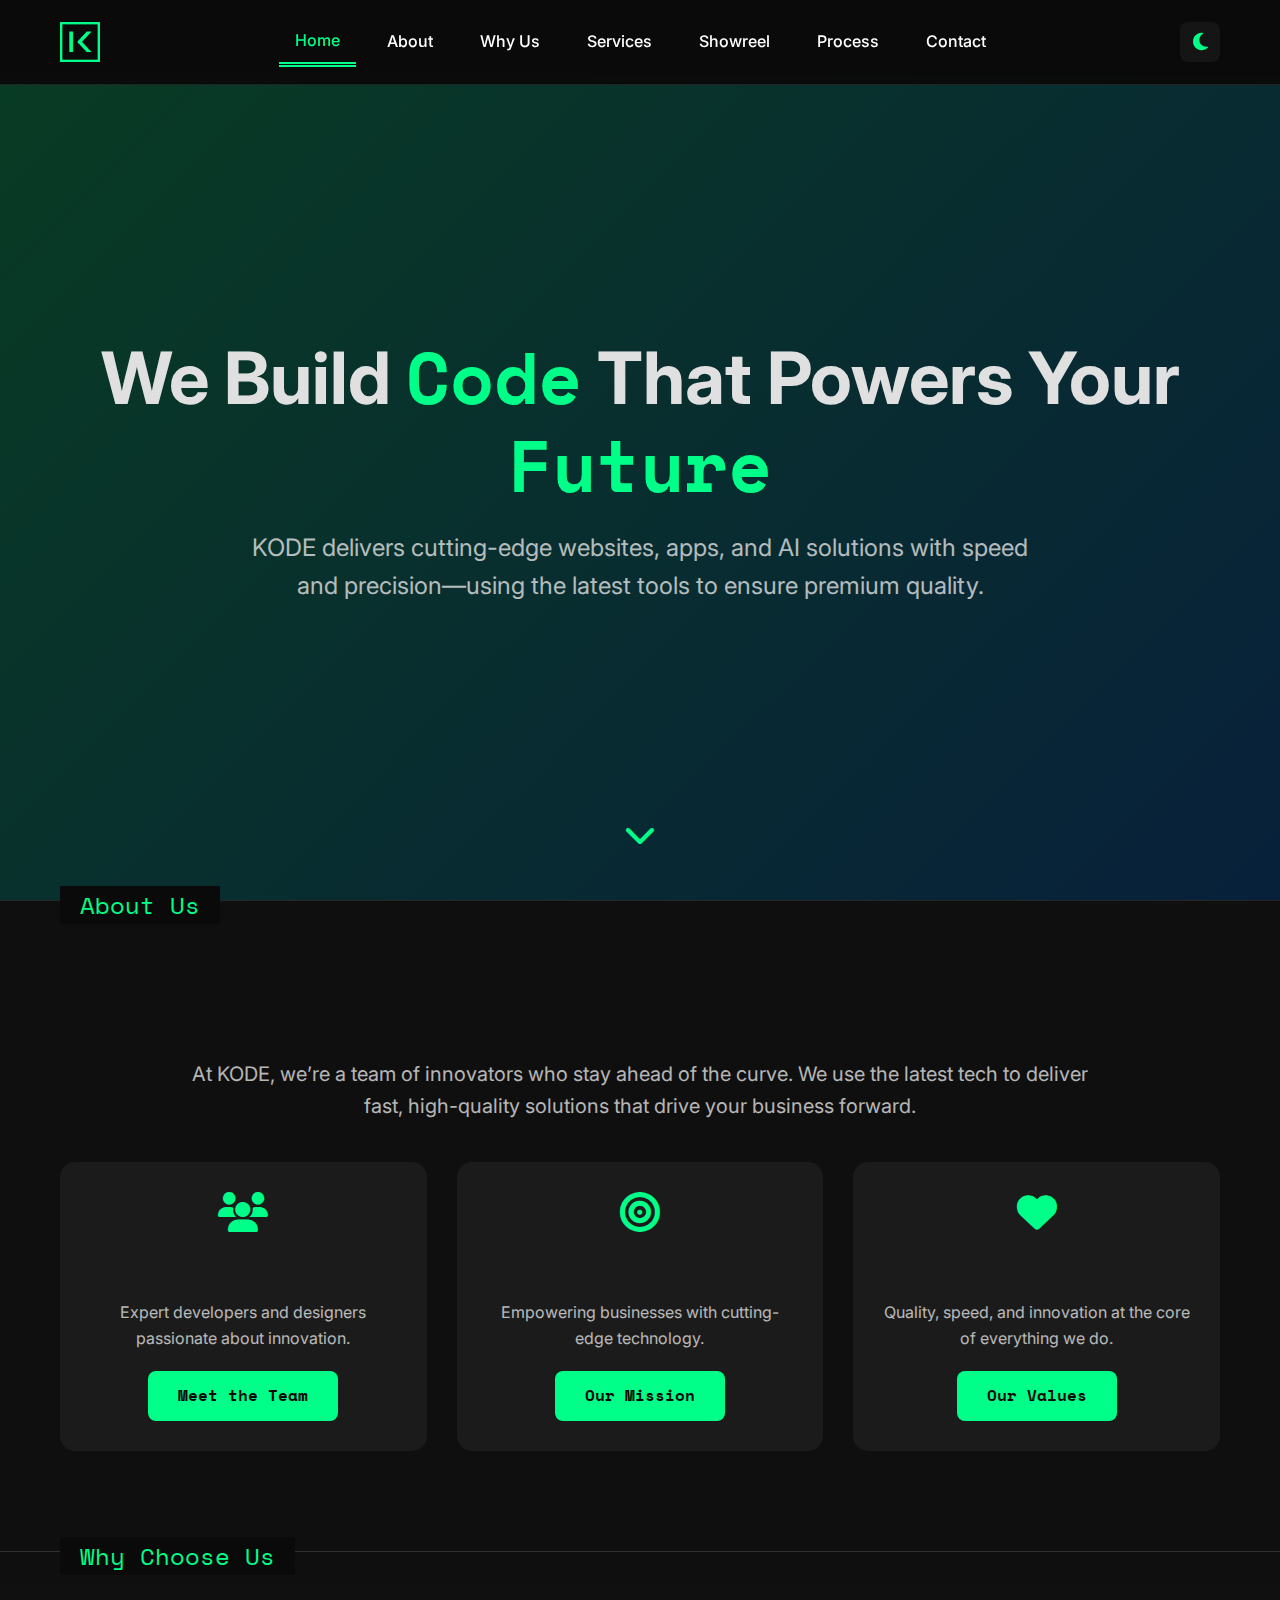
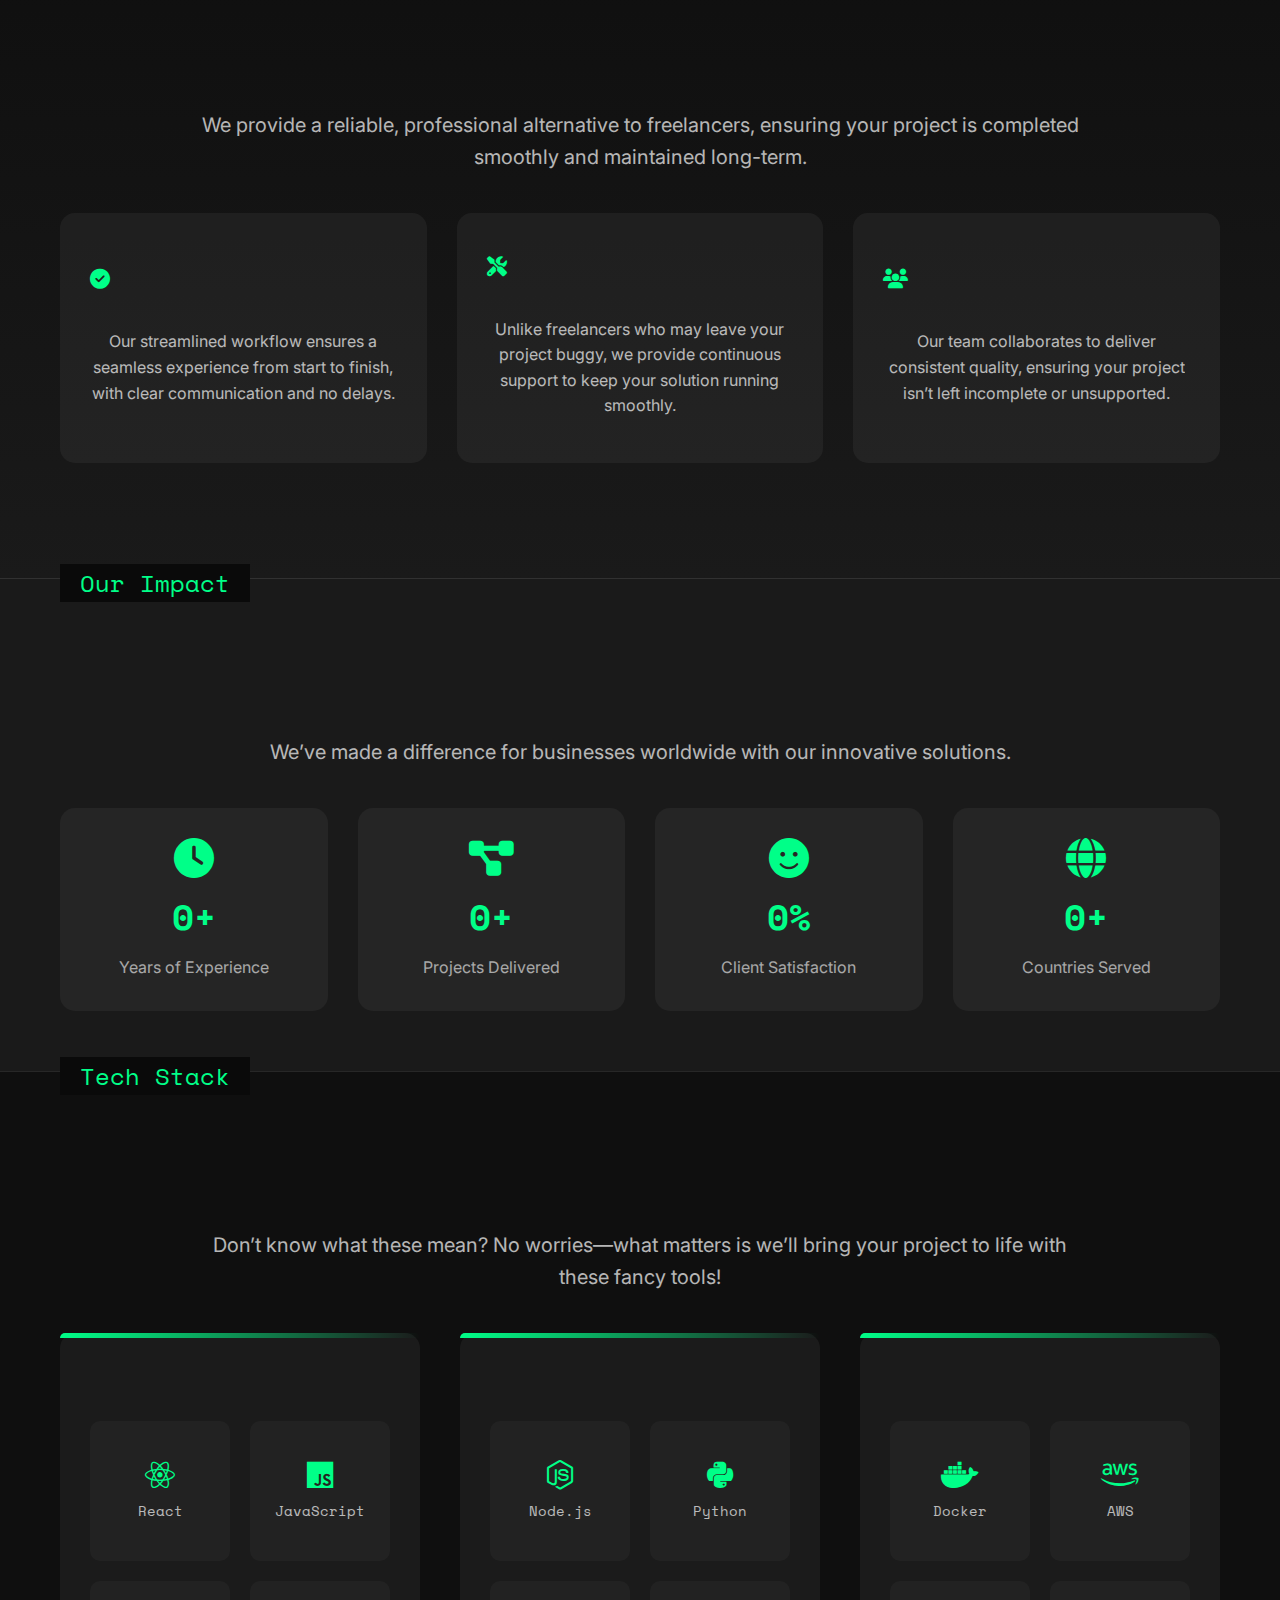
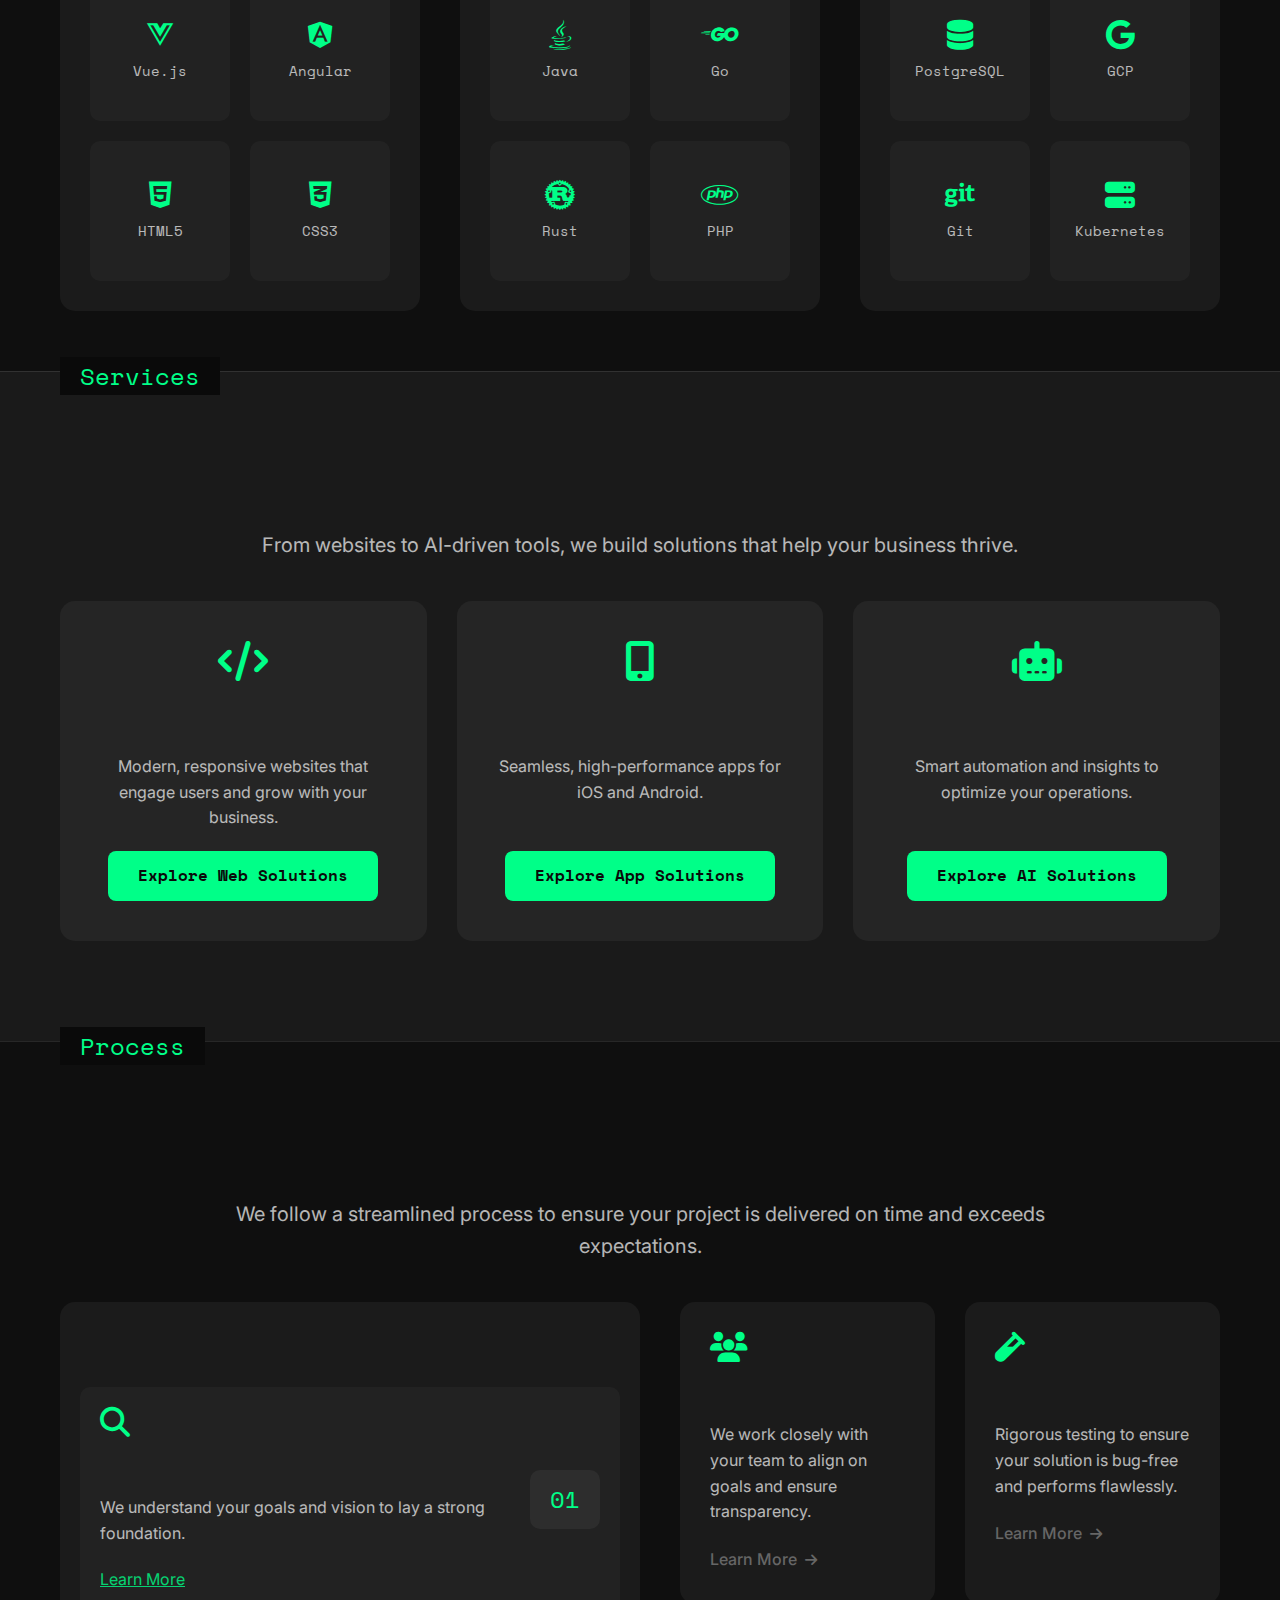
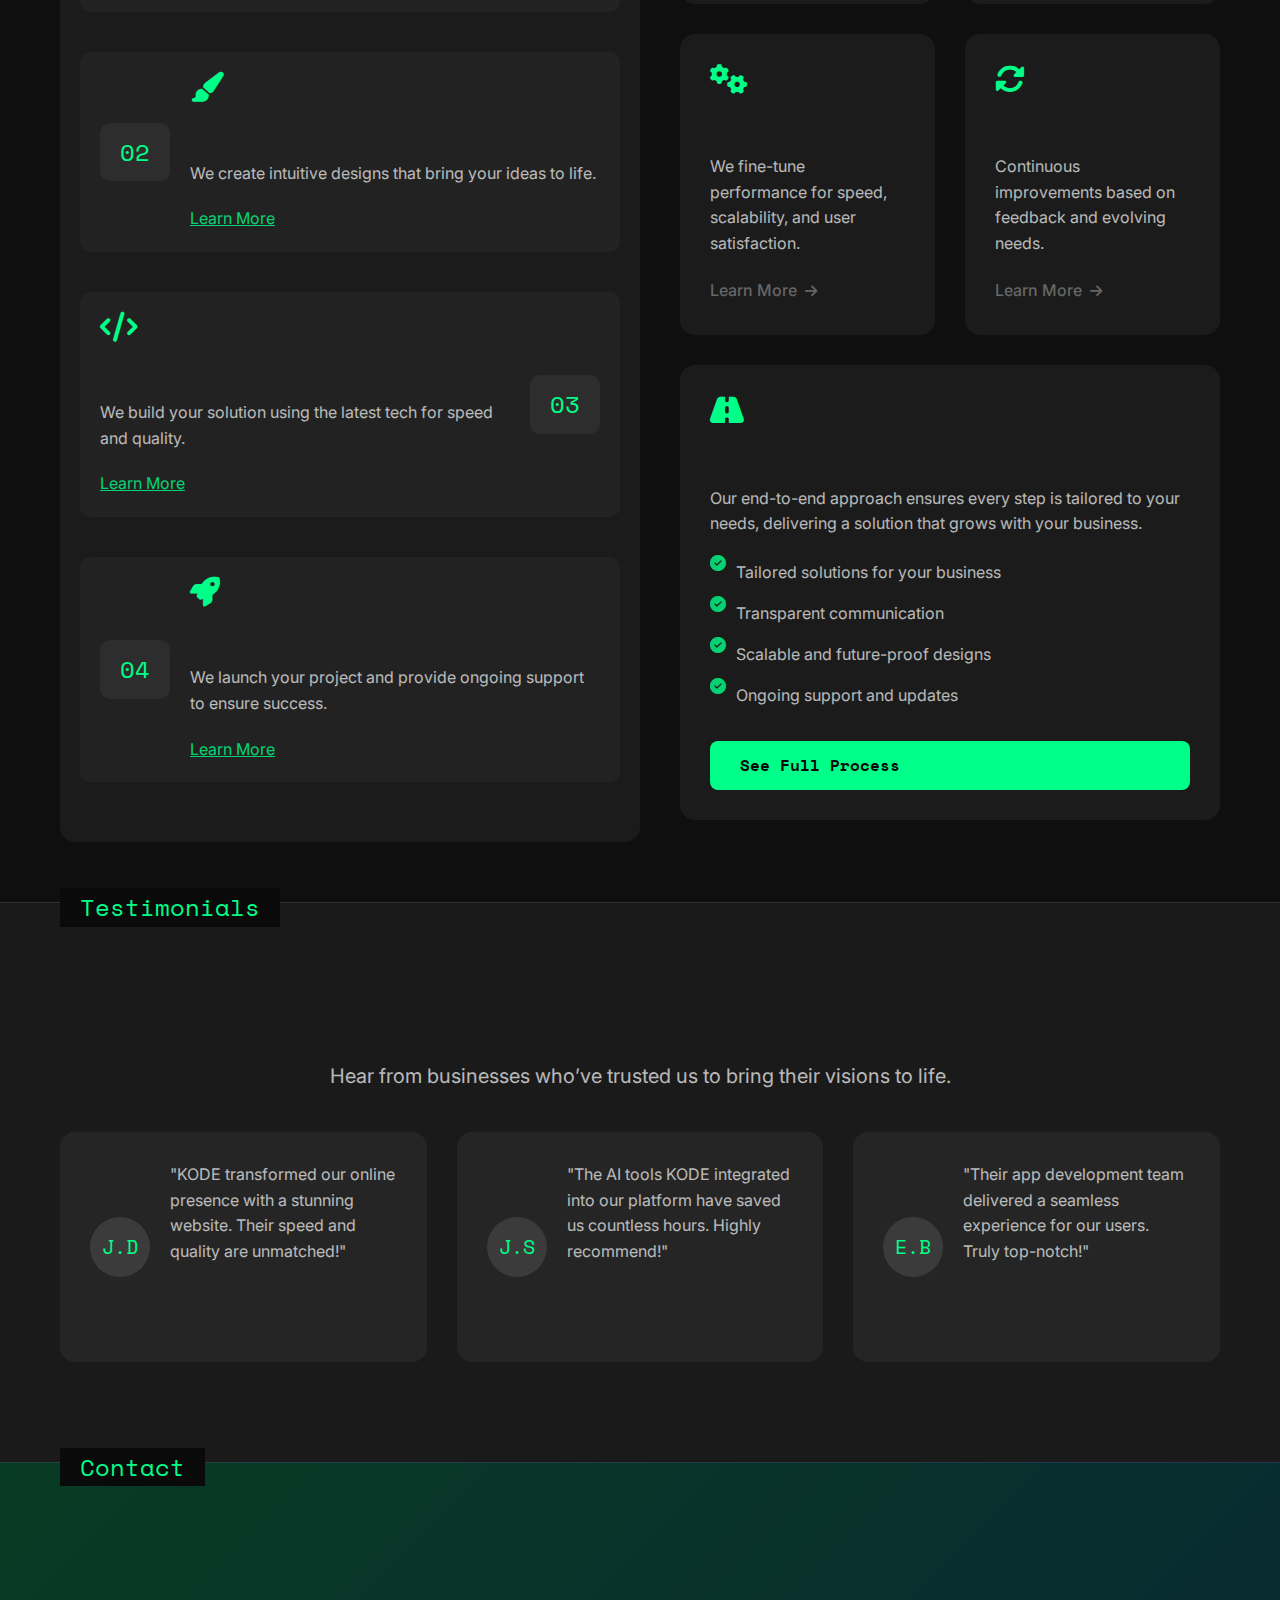
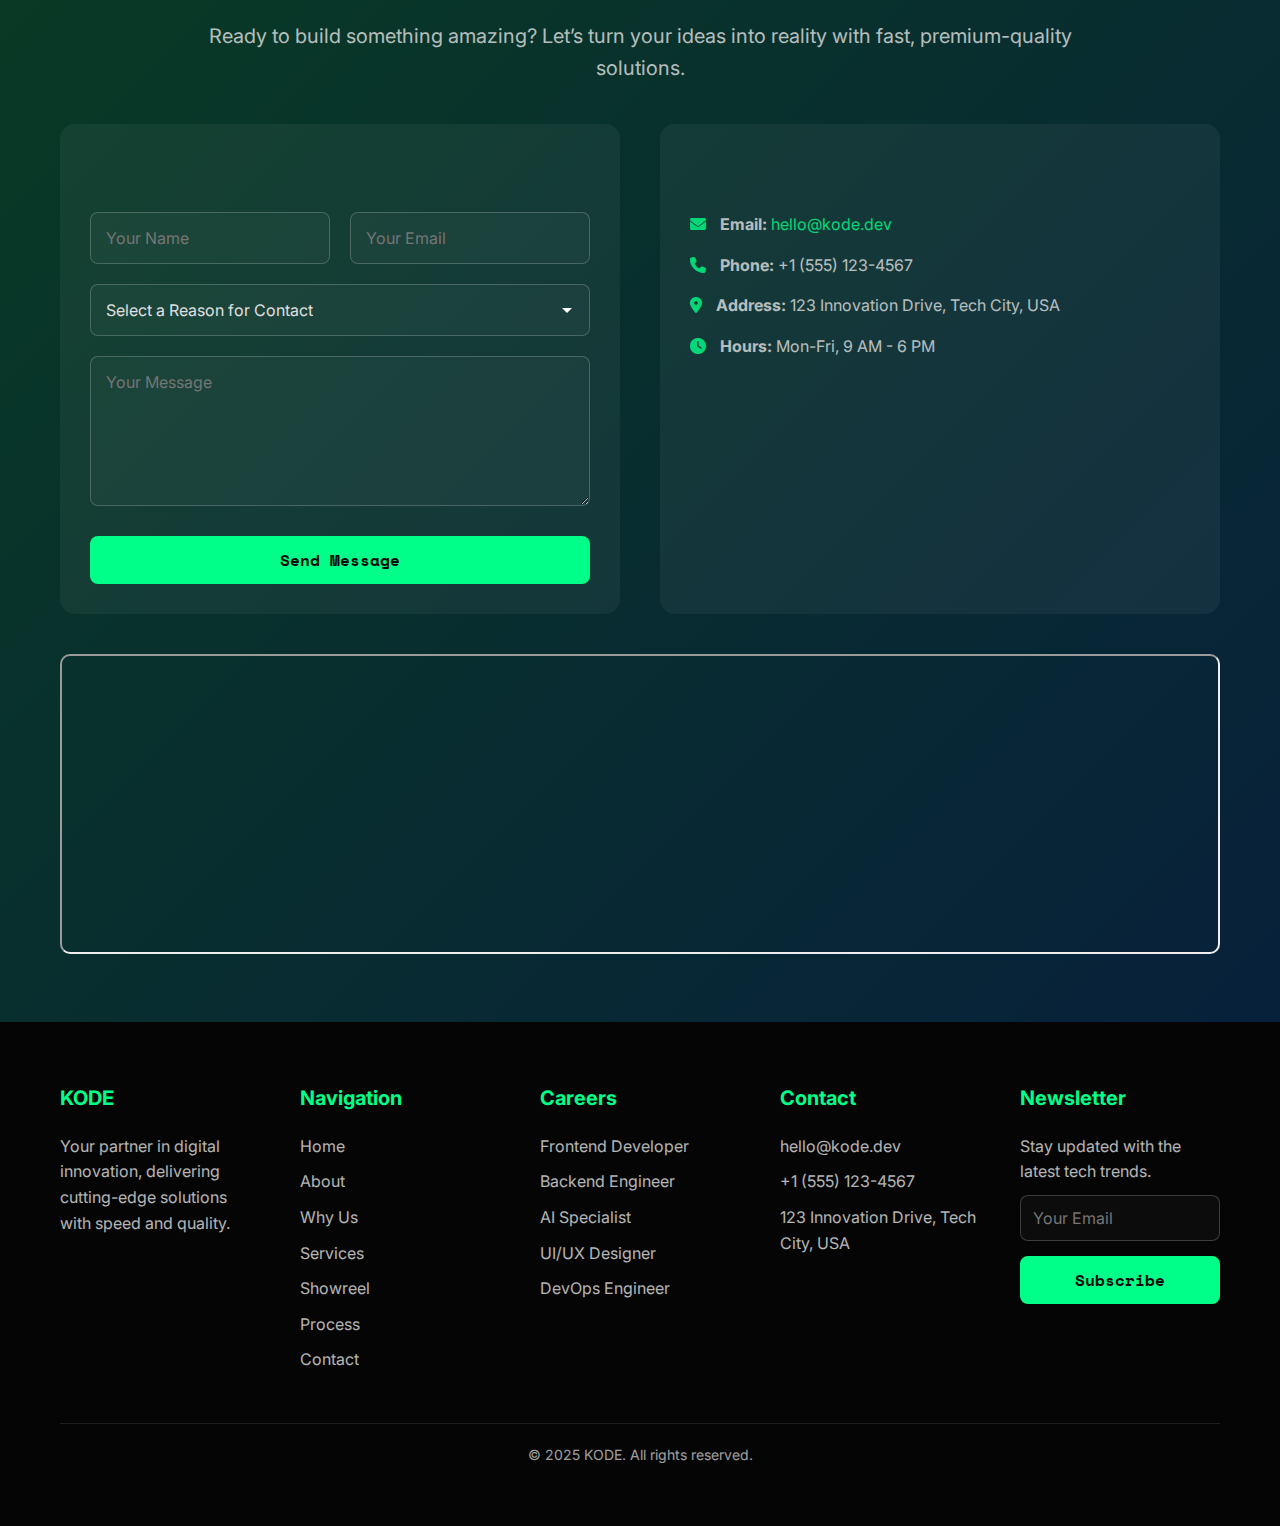
<file: index.html>
<!DOCTYPE html>
<html lang="en">
<head>
    <meta charset="UTF-8">
    <meta name="viewport" content="width=device-width, initial-scale=1.0">

    <!-- Page Title -->
    <title>Web & App Development for Businesses | KODE</title>

    <!-- Meta Description -->
    <meta name="description" content="KODE offers cutting-edge web, app, and AI development services. Transform your business with innovative tech solutions. Contact us today!">

    <!-- Keywords (Optional but Useful for Some Search Engines) -->
    <meta name="keywords" content="web development, app development, AI solutions, KODE, tech solutions, innovative technology">

    <!-- Robots Tag -->
    <meta name="robots" content="index, follow">

    <!-- Canonical URL -->
    <meta name="canonical" content="https://www.kode.com/">

    <!-- Open Graph Tags -->
    <meta property="og:title" content="Web & App Development for Businesses | KODE">
    <meta property="og:description" content="KODE offers cutting-edge web, app, and AI development services. Transform your business with innovative tech solutions. Contact us today!">
    <meta property="og:image" content="images/logo.png">
    <meta property="og:url" content="https://www.kode.com/">
    <meta property="og:type" content="website">
    <meta property="og:site_name" content="KODE">

    <!-- Twitter Card Tags -->
    <meta name="twitter:card" content="summary">
    <meta name="twitter:title" content="Web & App Development for Businesses | KODE">
    <meta name="twitter:description" content="KODE offers cutting-edge web, app, and AI development services. Transform your business with innovative tech solutions. Contact us today!">
    <meta name="twitter:image" content="images/logo.png">

    <!-- Favicon and Icons -->
    <link rel="icon" type="image/png" href="images/logo.ico">
    <link rel="apple-touch-icon" href="images/logo.png">

    <!-- Existing Stylesheets -->
    <link rel="stylesheet" href="https://cdnjs.cloudflare.com/ajax/libs/font-awesome/6.5.1/css/all.min.css">
    <link href="https://fonts.googleapis.com/css2?family=Inter:wght@300;400;600;700&family=Space+Mono:wght@400;700&display=swap" rel="stylesheet">
    <link rel="stylesheet" href="css/styles.css">
</head>
<body>
  <!-- Navbar -->
  <nav class="navbar">
      <div class="navbar-container">
          <a href="#home" class="logo">
              <img src="images/logo.png" alt="KODE Logo">
          </a>
          <div class="nav-links">
              <a href="#home" class="active">Home</a>
              <div class="nav-item">
                  <a href="#about">About</a>
                  <div class="submenu">
                      <a href="about/team.html">Meet the Team</a>
                      <a href="about/mission.html">Our Mission</a>
                      <a href="about/values.html">Our Values</a>
                  </div>
              </div>
              <a href="#why-choose-us">Why Us</a>
              <div class="nav-item">
                  <a href="#services">Services</a>
                  <div class="submenu">
                      <a href="services/web-development.html">Web Solutions</a>
                      <a href="services/app-development.html">App Solutions</a>
                      <a href="services/ai-integration.html">AI Solutions</a>
                  </div>
              </div>
              <a href="showreel.html">Showreel</a>
              <a href="#process">Process</a>
              <a href="#contact">Contact</a>
          </div>
          <div class="theme-toggle">
              <i class="fas fa-moon"></i>
              <i class="fas fa-sun"></i>
          </div>
          <div class="hamburger">
              <span></span>
              <span></span>
              <span></span>
          </div>
      </div>
  </nav>


    <!-- Hero Section -->
    <section class="hero" id="home">
        <h1>
            We Build <span class="code-scramble">Code</span> That Powers Your <span class="typewriter">Future</span>
        </h1>
        <p>
            KODE delivers cutting-edge websites, apps, and AI solutions with speed and precision—using the latest tools to ensure premium quality.
        </p>
        <a href="#about" class="hero-arrow"><i class="fas fa-chevron-down"></i></a>
    </section>

    <!-- About Section -->
    <section class="about" id="about">
        <div class="section-header">About Us</div>
        <div class="side-decor left"></div>
        <div class="side-decor right"></div>
        <div class="about-content">
            <h2 class="fade-in">Who We Are</h2>
            <p class="fade-in">
                At KODE, we’re a team of innovators who stay ahead of the curve. We use the latest tech to deliver fast, high-quality solutions that drive your business forward.
            </p>
            <div class="about-grid">
        <div class="about-grid-item">
            <i class="fas fa-users"></i>
            <h3 class="fade-in">Our Team</h3>
            <p class="fade-in">Expert developers and designers passionate about innovation.</p>
            <a href="about/team.html" class="btn">Meet the Team</a>
        </div>
        <div class="about-grid-item">
            <i class="fas fa-bullseye"></i>
            <h3 class="fade-in">Our Mission</h3>
            <p class="fade-in">Empowering businesses with cutting-edge technology.</p>
            <a href="about/mission.html" class="btn">Our Mission</a>
        </div>
    <div class="about-grid-row">
        <div class="about-grid-item full-width">
            <i class="fas fa-heart"></i>
            <h3 class="fade-in">Our Values</h3>
            <p class="fade-in">Quality, speed, and innovation at the core of everything we do.</p>
            <a href="about/values.html" class="btn">Our Values</a>
        </div>
    </div>
</div>
        </div>
    </section>

    <!-- Why Us Section -->
    <section class="why-choose-us" id="why-choose-us">
        <div class="section-header">Why Choose Us</div>
        <div class="side-decor left"></div>
        <div class="side-decor right"></div>
        <div class="why-choose-us-content">
            <h2 class="fade-in">What Sets Us Apart</h2>
            <p class="fade-in">
                We provide a reliable, professional alternative to freelancers, ensuring your project is completed smoothly and maintained long-term.
            </p>
            <div class="why-choose-us-grid">
              <div class="why-choose-us-item">
    <div class="why-choose-us-header">
        <i class="fas fa-check-circle"></i>
        <h3 class="fade-in">Friction-Free Process</h3>
        <i class="fas fa-chevron-down chevron"></i>
    </div>
    <p class="why-choose-us-text">
        Our streamlined workflow ensures a seamless experience from start to finish, with clear communication and no delays.
    </p>
</div>
<div class="why-choose-us-item">
    <div class="why-choose-us-header">
        <i class="fas fa-tools"></i>
        <h3 class="fade-in">Ongoing Maintenance</h3>
        <i class="fas fa-chevron-down chevron"></i>
    </div>
    <p class="why-choose-us-text">
        Unlike freelancers who may leave your project buggy, we provide continuous support to keep your solution running smoothly.
    </p>
</div>
<div class="why-choose-us-item">
    <div class="why-choose-us-header">
        <i class="fas fa-users"></i>
        <h3 class="fade-in">Dedicated Team</h3>
        <i class="fas fa-chevron-down chevron"></i>
    </div>
    <p class="why-choose-us-text">
        Our team collaborates to deliver consistent quality, ensuring your project isn’t left incomplete or unsupported.
    </p>
</div>
            </div>
        </div>
    </section>

    <!-- Stats Section -->
    <section class="stats" id="stats">
        <div class="section-header">Our Impact</div>
        <div class="side-decor left"></div>
        <div class="side-decor right"></div>
        <div class="stats-content">
            <h2 class="fade-in">Our Achievements</h2>
            <p class="fade-in">
                We’ve made a difference for businesses worldwide with our innovative solutions.
            </p>
            <div class="stats-grid">
                <div class="stat-item">
                    <i class="fas fa-clock"></i>
                    <h3 data-count="10">0+</h3>
                    <p class="fade-in">Years of Experience</p>
                </div>
                <div class="stat-item">
                    <i class="fas fa-project-diagram"></i>
                    <h3 data-count="75">0+</h3>
                    <p class="fade-in">Projects Delivered</p>
                </div>
                <div class="stat-item">
                    <i class="fas fa-smile"></i>
                    <h3 data-count="100">0%</h3>
                    <p class="fade-in">Client Satisfaction</p>
                </div>
                <div class="stat-item">
                    <i class="fas fa-globe"></i>
                    <h3 data-count="50">0+</h3>
                    <p class="fade-in">Countries Served</p>
                </div>
            </div>
        </div>
    </section>

    <!-- Tech Stack Section -->
    <section class="tech-stack" id="tech-stack">
        <div class="section-header">Tech Stack</div>
        <div class="side-decor left"></div>
        <div class="side-decor right"></div>
        <div class="tech-stack-content">
            <h2 class="fade-in">Our Technology Expertise</h2>
            <p class="fade-in">
                Don’t know what these mean? No worries—what matters is we’ll bring your project to life with these fancy tools!
            </p>
            <div class="tech-stack-categories">
                <div class="tech-category">
                    <h3 class="fade-in">Frontend</h3>
                    <div class="tech-category-grid">
                        <div class="tech-item">
                            <i class="fab fa-react"></i>
                            <p class="fade-in">React</p>
                            <div class="tech-tooltip">Dynamic, interactive web apps.</div>
                        </div>
                        <div class="tech-item">
                            <i class="fab fa-js"></i>
                            <p class="fade-in">JavaScript</p>
                            <div class="tech-tooltip">Interactive features for websites.</div>
                        </div>
                        <div class="tech-item">
                            <i class="fab fa-vuejs"></i>
                            <p class="fade-in">Vue.js</p>
                            <div class="tech-tooltip">Lightweight, flexible UIs.</div>
                        </div>
                        <div class="tech-item">
                            <i class="fab fa-angular"></i>
                            <p class="fade-in">Angular</p>
                            <div class="tech-tooltip">Robust, enterprise-grade apps.</div>
                        </div>
                        <div class="tech-item">
                            <i class="fab fa-html5"></i>
                            <p class="fade-in">HTML5</p>
                            <div class="tech-tooltip">Modern, semantic web structure.</div>
                        </div>
                        <div class="tech-item">
                            <i class="fab fa-css3-alt"></i>
                            <p class="fade-in">CSS3</p>
                            <div class="tech-tooltip">Slick, responsive styling.</div>
                        </div>
                    </div>
                </div>
                <div class="tech-category">
                    <h3 class="fade-in">Backend</h3>
                    <div class="tech-category-grid">
                        <div class="tech-item">
                            <i class="fab fa-node-js"></i>
                            <p class="fade-in">Node.js</p>
                            <div class="tech-tooltip">Fast, scalable backend systems.</div>
                        </div>
                        <div class="tech-item">
                            <i class="fab fa-python"></i>
                            <p class="fade-in">Python</p>
                            <div class="tech-tooltip">AI-driven solutions.</div>
                        </div>
                        <div class="tech-item">
                            <i class="fab fa-java"></i>
                            <p class="fade-in">Java</p>
                            <div class="tech-tooltip">Robust enterprise applications.</div>
                        </div>
                        <div class="tech-item">
                            <i class="fab fa-golang"></i>
                            <p class="fade-in">Go</p>
                            <div class="tech-tooltip">High-performance APIs.</div>
                        </div>
                        <div class="tech-item">
                            <i class="fab fa-rust"></i>
                            <p class="fade-in">Rust</p>
                            <div class="tech-tooltip">Secure, fast systems.</div>
                        </div>
                        <div class="tech-item">
                            <i class="fab fa-php"></i>
                            <p class="fade-in">PHP</p>
                            <div class="tech-tooltip">Versatile web backends.</div>
                        </div>
                    </div>
                </div>
                <div class="tech-category">
                    <h3 class="fade-in">Magic Infrastructure</h3>
                    <div class="tech-category-grid">
                        <div class="tech-item">
                            <i class="fab fa-docker"></i>
                            <p class="fade-in">Docker</p>
                            <div class="tech-tooltip">Containerized deployments.</div>
                        </div>
                        <div class="tech-item">
                            <i class="fab fa-aws"></i>
                            <p class="fade-in">AWS</p>
                            <div class="tech-tooltip">Scalable cloud hosting.</div>
                        </div>
                        <div class="tech-item">
                            <i class="fas fa-database"></i>
                            <p class="fade-in">PostgreSQL</p>
                            <div class="tech-tooltip">Powerful data management.</div>
                        </div>
                        <div class="tech-item">
                            <i class="fab fa-google"></i>
                            <p class="fade-in">GCP</p>
                            <div class="tech-tooltip">Google’s cloud magic.</div>
                        </div>
                        <div class="tech-item">
                            <i class="fab fa-git"></i>
                            <p class="fade-in">Git</p>
                            <div class="tech-tooltip">Version control wizardry.</div>
                        </div>
                        <div class="tech-item">
                            <i class="fas fa-server"></i>
                            <p class="fade-in">Kubernetes</p>
                            <div class="tech-tooltip">Orchestrating chaos.</div>
                        </div>
                    </div>
                </div>
            </div>
        </div>
    </section>

    <!-- Services Section -->
    <section class="services" id="services">
        <div class="section-header">Services</div>
        <div class="side-decor left"></div>
        <div class="side-decor right"></div>
        <div class="services-content">
            <h2 class="fade-in">Our Services</h2>
            <p class="fade-in">
                From websites to AI-driven tools, we build solutions that help your business thrive.
            </p>
            <div class="services-grid">
                <div class="service-item">
                    <i class="fas fa-code"></i>
                    <h3 class="fade-in">Web Development</h3>
                    <p class="fade-in">Modern, responsive websites that engage users and grow with your business.</p>
                    <a href="services/web-development.html" class="btn">Explore Web Solutions</a>
                </div>
                <div class="service-item">
                    <i class="fas fa-mobile-alt"></i>
                    <h3 class="fade-in">App Development</h3>
                    <p class="fade-in">Seamless, high-performance apps for iOS and Android.</p>
                    <a href="services/app-development.html" class="btn">Explore App Solutions</a>
                </div>
                <div class="service-item">
                    <i class="fas fa-robot"></i>
                    <h3 class="fade-in">AI Integration</h3>
                    <p class="fade-in">Smart automation and insights to optimize your operations.</p>
                    <a href="services/ai-integration.html" class="btn">Explore AI Solutions</a>
                </div>
            </div>
        </div>
    </section>

    <!-- Showreel Section -->
    <!--<section class="showreel" id="showreel">
        <div class="section-header">Showreel</div>
        <div class="side-decor left"></div>
        <div class="side-decor right"></div>
        <div class="showreel-content">
            <h2 class="fade-in">Our Work</h2>
            <p class="fade-in">
                See how we’ve helped businesses like yours succeed with our innovative solutions.
            </p>
            <div class="showreel-grid-wrapper">
                <div class="showreel-grid">
                    <div class="showreel-item">
                        <img src="https://placehold.co/300x150" alt="Breezy">
                        <h3 class="fade-in">Breezy</h3>
                        <p class="fade-in">A dashboard for automating social media, saving time and costs with AI-driven workflows.</p>
                        <a href="project-breezy.html">View Project</a>
                    </div>
                    <div class="showreel-item">
                        <img src="https://placehold.co/300x150" alt="Tower of Bedrock">
                        <h3 class="fade-in">Tower of Bedrock</h3>
                        <p class="fade-in">A vibrant site for a gaming community, built for engagement and scalability.</p>
                        <a href="project-tob.html">View Project</a>
                    </div>
                    <div class="showreel-item">
                        <img src="https://placehold.co/300x150" alt="Bespoke Deliveries">
                        <h3 class="fade-in">Bespoke Deliveries</h3>
                        <p class="fade-in">A premium delivery service with a seamless user experience and real-time tracking.</p>
                        <a href="project-bespoke.html">View Project</a>
                    </div>
                </div>
                <div class="scroll-hint">Swipe to see more <i class="fas fa-arrow-right"></i></div>
            </div>
        </div>
    </section>-->

    <!-- Process Section -->
    <section class="process" id="process">
        <div class="section-header">Process</div>
        <div class="side-decor left"></div>
        <div class="side-decor right"></div>
        <div class="process-content">
            <h2 class="fade-in">Our Process</h2>
            <p class="fade-in">
                We follow a streamlined process to ensure your project is delivered on time and exceeds expectations.
            </p>
            <div class="process-layout">
                <div class="process-timeline">
                    <h3 class="timeline-header fade-in">Timeline</h3>
                    <div class="process-step">
                        <div class="step-number">01</div>
                        <div class="step-content">
                            <i class="fas fa-search"></i>
                            <h3 class="fade-in">Discovery</h3>
                            <p class="fade-in">We understand your goals and vision to lay a strong foundation.</p>
                            <a href="process/process-discovery.html">Learn More</a>
                        </div>
                    </div>
                    <div class="process-step">
                        <div class="step-number">02</div>
                        <div class="step-content">
                            <i class="fas fa-paint-brush"></i>
                            <h3 class="fade-in">Design</h3>
                            <p class="fade-in">We create intuitive designs that bring your ideas to life.</p>
                            <a href="process/process-design.html">Learn More</a>
                        </div>
                    </div>
                    <div class="process-step">
                        <div class="step-number">03</div>
                        <div class="step-content">
                            <i class="fas fa-code"></i>
                            <h3 class="fade-in">Development</h3>
                            <p class="fade-in">We build your solution using the latest tech for speed and quality.</p>
                            <a href="process/process-development.html">Learn More</a>
                        </div>
                    </div>
                    <div class="process-step">
                        <div class="step-number">04</div>
                        <div class="step-content">
                            <i class="fas fa-rocket"></i>
                            <h3 class="fade-in">Launch & Support</h3>
                            <p class="fade-in">We launch your project and provide ongoing support to ensure success.</p>
                            <a href="process/process-launch.html">Learn More</a>
                        </div>
                    </div>
                </div>
                <div class="process-grid">
                    <div class="process-grid-item">
                        <i class="fas fa-users"></i>
                        <h3 class="fade-in">Collaboration</h3>
                        <p class="fade-in">We work closely with your team to align on goals and ensure transparency.</p>
                        <a href="process/process-collaboration.html" class="learn-more">Learn More <i class="fas fa-arrow-right"></i></a>
                    </div>
                    <div class="process-grid-item">
                        <i class="fas fa-vial"></i>
                        <h3 class="fade-in">Testing</h3>
                        <p class="fade-in">Rigorous testing to ensure your solution is bug-free and performs flawlessly.</p>
                        <a href="process/process-testing.html" class="learn-more">Learn More <i class="fas fa-arrow-right"></i></a>
                    </div>
                    <div class="process-grid-item">
                        <i class="fas fa-cogs"></i>
                        <h3 class="fade-in">Optimization</h3>
                        <p class="fade-in">We fine-tune performance for speed, scalability, and user satisfaction.</p>
                        <a href="process/process-optimization.html" class="learn-more">Learn More <i class="fas fa-arrow-right"></i></a>
                    </div>
                    <div class="process-grid-item">
                        <i class="fas fa-sync-alt"></i>
                        <h3 class="fade-in">Iteration</h3>
                        <p class="fade-in">Continuous improvements based on feedback and evolving needs.</p>
                        <a href="process/process-iteration.html" class="learn-more">Learn More <i class="fas fa-arrow-right"></i></a>
                    </div>
                    <div class="process-overview">
                        <i class="fas fa-road"></i>
                        <h3 class="fade-in">Process Overview</h3>
                        <p class="fade-in">Our end-to-end approach ensures every step is tailored to your needs, delivering a solution that grows with your business.</p>
                        <ul class="process-benefits">
                            <li><i class="fas fa-check-circle"></i> Tailored solutions for your business</li>
                            <li><i class="fas fa-check-circle"></i> Transparent communication</li>
                            <li><i class="fas fa-check-circle"></i> Scalable and future-proof designs</li>
                            <li><i class="fas fa-check-circle"></i> Ongoing support and updates</li>
                        </ul>
                        <a href="process/process-overview.html" class="btn">See Full Process</a>
                    </div>
                </div>
            </div>
        </div>
    </section>

    <!-- Testimonials Section -->
    <section class="testimonials" id="testimonials">
        <div class="section-header">Testimonials</div>
        <div class="side-decor left"></div>
        <div class="side-decor right"></div>
        <div class="testimonials-content">
            <h2 class="fade-in">What Our Clients Say</h2>
            <p class="fade-in">
                Hear from businesses who’ve trusted us to bring their visions to life.
            </p>
            <div class="testimonials-grid">
                <div class="testimonial-item">
                    <div class="avatar">J.D</div>
                    <div class="content">
                        <p class="fade-in">"KODE transformed our online presence with a stunning website. Their speed and quality are unmatched!"</p>
                        <h4 class="fade-in">Jane Doe, CEO of TechTrend</h4>
                    </div>
                </div>
                <div class="testimonial-item">
                    <div class="avatar">J.S</div>
                    <div class="content">
                        <p class="fade-in">"The AI tools KODE integrated into our platform have saved us countless hours. Highly recommend!"</p>
                        <h4 class="fade-in">John Smith, Founder of AutoBiz</h4>
                    </div>
                </div>
                <div class="testimonial-item">
                    <div class="avatar">E.B</div>
                    <div class="content">
                        <p class="fade-in">"Their app development team delivered a seamless experience for our users. Truly top-notch!"</p>
                        <h4 class="fade-in">Emily Brown, COO of ShopEasy</h4>
                    </div>
                </div>
            </div>
        </div>
    </section>

    <!-- Contact Section -->
    <section class="contact" id="contact">
        <div class="section-header">Contact</div>
        <div class="contact-content">
            <h2 class="fade-in">Get in Touch</h2>
            <p class="fade-in">
                Ready to build something amazing? Let’s turn your ideas into reality with fast, premium-quality solutions.
            </p>
            <div class="contact-layout">
                <div class="contact-form-wrapper">
                    <h3 class="fade-in">Send Us a Message</h3>
                    <form id="contact-form" class="contact-form">
                        <div class="form-row">
                            <input type="text" placeholder="Your Name" required>
                            <input type="email" placeholder="Your Email" required>
                        </div>
                        <select id="contact-type" onchange="updateFormFields()" required>
                            <option value="" disabled selected>Select a Reason for Contact</option>
                            <option value="quote">Request a Quote</option>
                            <option value="question">I Have a Question</option>
                            <option value="support">Technical Support</option>
                            <option value="other">Other</option>
                        </select>
                        <div id="quote-field" class="hidden-field">
                            <textarea placeholder="Describe your project (e.g., website, app, AI solution)" required></textarea>
                        </div>
                        <div id="question-field" class="hidden-field">
                            <input type="text" placeholder="Subject" required>
                        </div>
                        <div id="support-field" class="hidden-field">
                            <input type="text" placeholder="Issue Description" required>
                        </div>
                        <textarea id="message-field" placeholder="Your Message" required></textarea>
                        <button type="submit" class="contact-btn">Send Message</button>
                    </form>
                </div>
                <div class="contact-details-wrapper">
                    <h3 class="fade-in">Contact Details</h3>
                    <div class="contact-details">
                        <p class="fade-in"><i class="fas fa-envelope"></i> <strong>Email:</strong> <a href="mailto:hello@kode.dev">hello@kode.dev</a></p>
                        <p class="fade-in"><i class="fas fa-phone"></i> <strong>Phone:</strong> +1 (555) 123-4567</p>
                        <p class="fade-in"><i class="fas fa-map-marker-alt"></i> <strong>Address:</strong> 123 Innovation Drive, Tech City, USA</p>
                        <p class="fade-in"><i class="fas fa-clock"></i> <strong>Hours:</strong> Mon-Fri, 9 AM - 6 PM</p>
                    </div>
                </div>
            </div>
            <div class="contact-map">
                <iframe src="https://www.google.com/maps/embed?pb=!1m18!1m12!1m3!1d3153.019202013682!2d-122.4194156846814!3d37.77492927975971!2m3!1f0!2f0!3f0!3m2!1i1024!2i768!4f13.1!3m3!1m2!1s0x8085808f5c2b7b1b%3A0x9b6c8b6b6b6c8b6b!2sSan%20Francisco%2C%20CA%2C%20USA!5e0!3m2!1sen!2sus!4v1630000000000!5m2!1sen!2sus" allowfullscreen="" loading="lazy"></iframe>
            </div>
        </div>
    </section>

    <!-- Footer -->
    <footer class="footer">
        <div class="footer-content">
            <div class="footer-column">
                <h3>KODE</h3>
                <p>Your partner in digital innovation, delivering cutting-edge solutions with speed and quality.</p>
            </div>
            <div class="footer-column">
                <h3>Navigation</h3>
                <a href="#home">Home</a>
                <a href="#about">About</a>
                <a href="#why-choose-us">Why Us</a>
                <a href="#services">Services</a>
                <a href="#showreel">Showreel</a>
                <a href="#process">Process</a>
                <a href="#contact">Contact</a>
            </div>
            <div class="footer-column">
                <h3>Careers</h3>
                <a href="careers.html#frontend">Frontend Developer</a>
                <a href="careers.html#backend">Backend Engineer</a>
                <a href="careers.html#ai">AI Specialist</a>
                <a href="careers.html#uiux">UI/UX Designer</a>
                <a href="careers.html#devops">DevOps Engineer</a>
            </div>
            <div class="footer-column">
                <h3>Contact</h3>
                <a href="mailto:hello@kode.dev">hello@kode.dev</a>
                <a href="tel:+15551234567">+1 (555) 123-4567</a>
                <p>123 Innovation Drive, Tech City, USA</p>
            </div>
            <div class="footer-column footer-newsletter">
                <h3>Newsletter</h3>
                <p>Stay updated with the latest tech trends.</p>
                <form>
                    <input type="email" placeholder="Your Email" required>
                    <button type="submit" class="footer-btn">Subscribe</button>
                </form>
            </div>
        </div>
        <div class="footer-bottom">
            <p>© 2025 KODE. All rights reserved.</p>
        </div>
    </footer>
    <script src="js/script.js"></script>
</body>
</html>
</file>
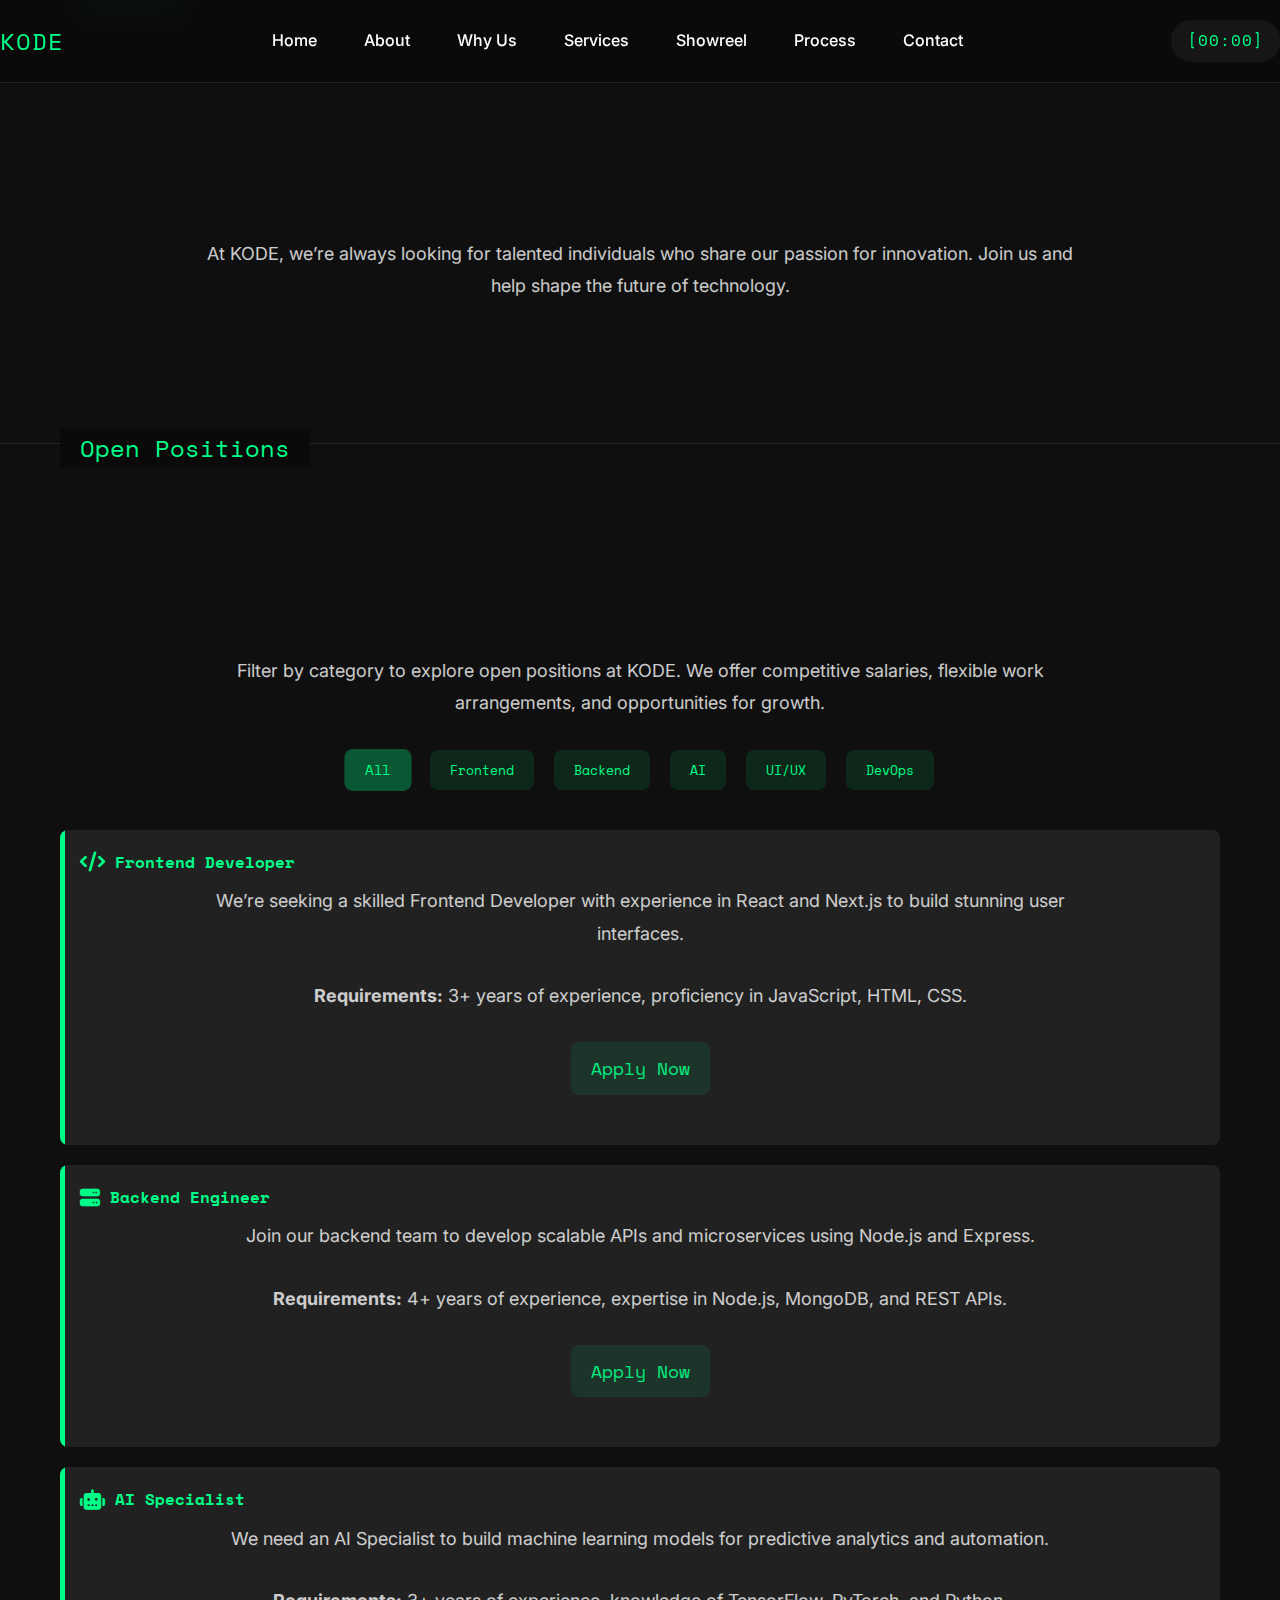
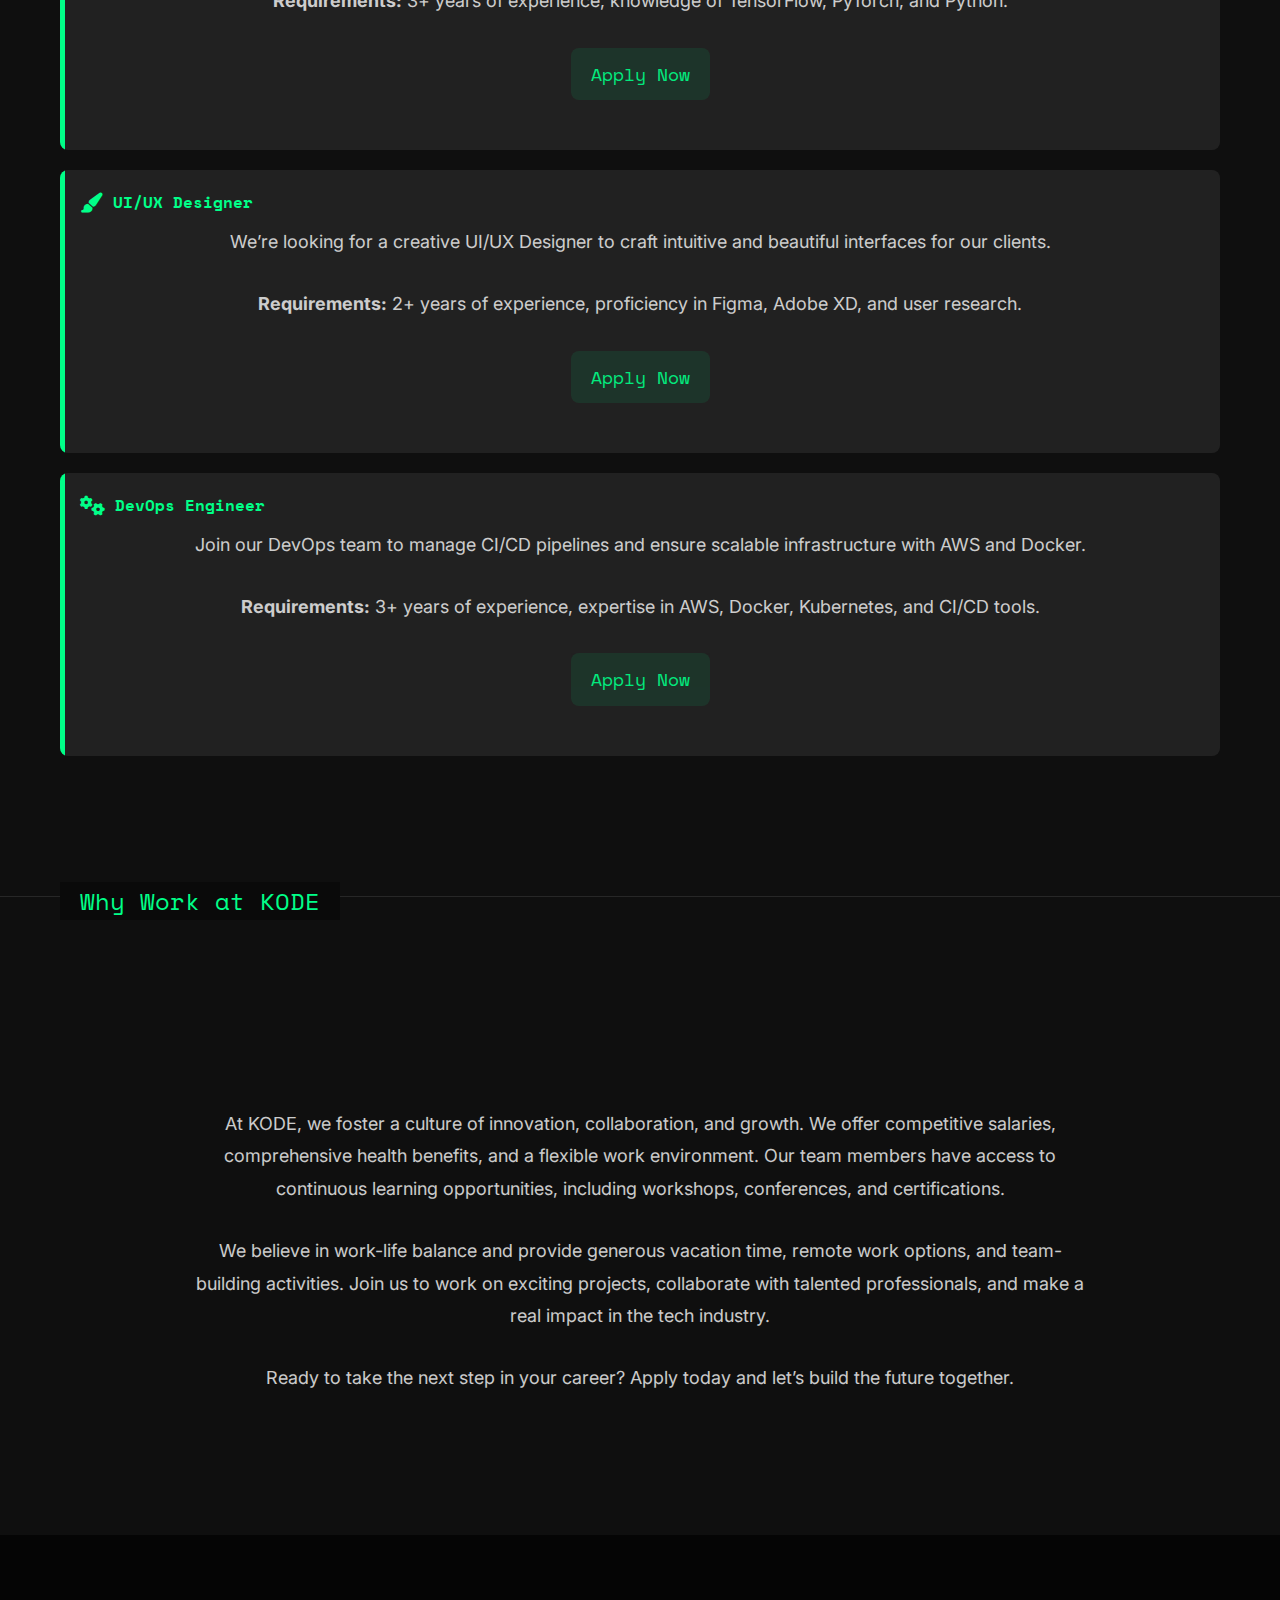
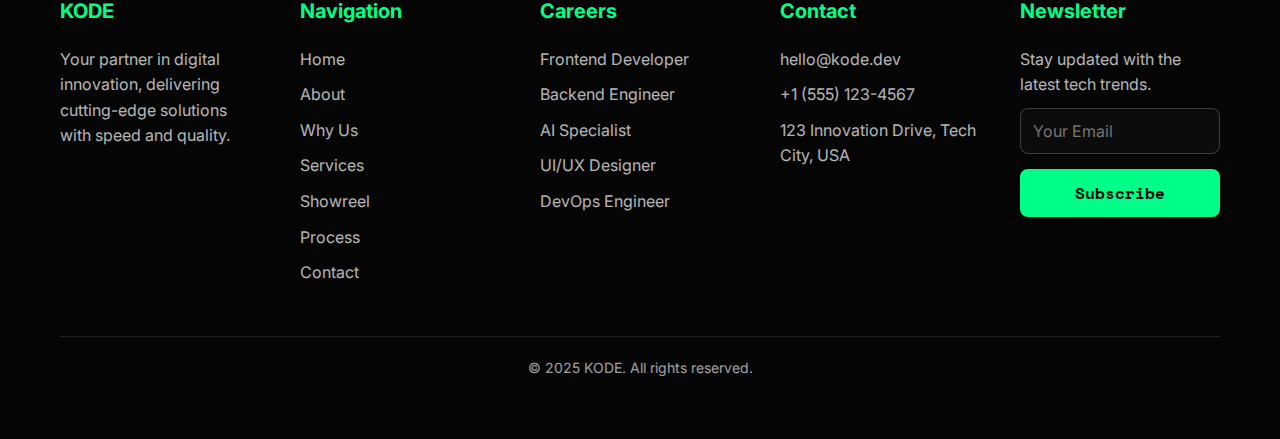
<file: careers.html>
<!DOCTYPE html>
<html lang="en">
<head>
    <meta charset="UTF-8">
    <meta name="viewport" content="width=device-width, initial-scale=1.0">
    <title>Careers - KODE</title>
    <link rel="stylesheet" href="https://cdnjs.cloudflare.com/ajax/libs/font-awesome/6.5.1/css/all.min.css">
    <link href="https://fonts.googleapis.com/css2?family=Inter:wght@300;400;600;700&family=Space+Mono:wght@400;700&display=swap" rel="stylesheet">
    <link rel="stylesheet" href="css/styles.css">
    <link rel="stylesheet" href="css/subpage-styles.css">
    <style>
        .filter-buttons {
            display: flex;
            justify-content: center;
            gap: 20px;
            margin-bottom: 40px;
        }

        .filter-btn {
            padding: 10px 20px;
            background: rgba(0, 255, 136, 0.1);
            color: #00ff88;
            border: none;
            border-radius: 8px;
            font-family: 'Space Mono', monospace;
            cursor: pointer;
            transition: background 0.3s, transform 0.3s;
        }

        .filter-btn:hover {
            background: rgba(0, 255, 136, 0.3);
            transform: scale(1.05);
        }

        .filter-btn.active {
            background: rgba(0, 255, 136, 0.3);
            transform: scale(1.05);
        }

        .job-listing {
            display: none;
            background: rgba(255, 255, 255, 0.08);
            padding: 20px;
            border-radius: 8px;
            margin-bottom: 20px;
            position: relative;
            overflow: hidden;
            transition: transform 0.3s ease, opacity 0.3s ease;
            opacity: 0;
            transform: translateY(20px);
        }

        .job-listing.active {
            display: block;
            opacity: 1;
            transform: translateY(0);
        }

        .job-listing h4 {
            color: #00ff88;
            font-family: 'Space Mono', monospace;
            margin-bottom: 10px;
            display: flex;
            align-items: center;
            gap: 10px;
        }

        .job-listing i {
            font-size: 20px;
            color: #00ff88;
        }

        .job-listing a {
            display: inline-block;
            padding: 10px 20px;
            background: rgba(0, 255, 136, 0.1);
            color: #00ff88;
            text-decoration: none;
            border-radius: 8px;
            font-family: 'Space Mono', monospace;
            transition: background 0.3s, transform 0.3s;
        }

        .job-listing a:hover {
            background: rgba(0, 255, 136, 0.3);
            transform: translateX(5px);
        }

        .job-listing::before {
            content: '';
            position: absolute;
            top: 0;
            left: 0;
            width: 5px;
            height: 100%;
            background: #00ff88;
            transform: translateX(-100%);
            transition: transform 0.3s ease;
        }

        .job-listing.active::before {
            transform: translateX(0);
        }
    </style>
</head>
<body class="subpage-styles">
    <nav class="navbar">
        <div class="logo">KODE</div>
        <div class="nav-links">
            <a href="index.html#home">Home</a>
            <div class="nav-item">
                <a href="index.html#about">About</a>
                <div class="submenu">
                    <a href="about/team.html">Meet the Team</a>
                    <a href="about/mission.html">Our Mission</a>
                    <a href="about/values.html">Our Values</a>
                </div>
            </div>
            <a href="index.html#why-choose-us">Why Us</a>
            <div class="nav-item">
                <a href="index.html#services">Services</a>
                <div class="submenu">
                    <a href="services/web-development.html">Web Solutions</a>
                    <a href="services/app-development.html">App Solutions</a>
                    <a href="services/ai-integration.html">AI Solutions</a>
                </div>
            </div>
            <a href="index.html#showreel">Showreel</a>
            <a href="index.html#process">Process</a>
            <a href="index.html#contact">Contact</a>
        </div>
        <div class="local-time">[00:00]</div>
        <div class="hamburger">
            <i class="fas fa-bars"></i>
            <i class="fas fa-times"></i>
        </div>
    </nav>

    <section class="about" id="careers">
        <div class="section-header">Careers</div>
        <div class="side-decor left"></div>
        <div class="side-decor right"></div>
        <div class="about-content">
            <div class="team-section">
                <h2 class="fade-in">Join Our Team</h2>
                <p class="fade-in">At KODE, we’re always looking for talented individuals who share our passion for innovation. Join us and help shape the future of technology.</p>
            </div>
        </div>
    </section>

    <section class="about">
        <div class="section-header">Open Positions</div>
        <div class="side-decor left"></div>
        <div class="side-decor right"></div>
        <div class="about-content">
            <div class="team-section">
                <h3 class="fade-in">Find Your Role</h3>
                <p class="fade-in">Filter by category to explore open positions at KODE. We offer competitive salaries, flexible work arrangements, and opportunities for growth.</p>
                <div class="filter-buttons">
                    <button class="filter-btn active" data-category="all">All</button>
                    <button class="filter-btn" data-category="frontend">Frontend</button>
                    <button class="filter-btn" data-category="backend">Backend</button>
                    <button class="filter-btn" data-category="ai">AI</button>
                    <button class="filter-btn" data-category="uiux">UI/UX</button>
                    <button class="filter-btn" data-category="devops">DevOps</button>
                </div>
                <div class="job-listings">
                    <div class="job-listing active" data-category="frontend">
                        <h4><i class="fas fa-code"></i> Frontend Developer</h4>
                        <p>We’re seeking a skilled Frontend Developer with experience in React and Next.js to build stunning user interfaces.</p>
                        <p><strong>Requirements:</strong> 3+ years of experience, proficiency in JavaScript, HTML, CSS.</p>
                        <p><a href="mailto:careers@kode.dev">Apply Now</a></p>
                    </div>
                    <div class="job-listing active" data-category="backend">
                        <h4><i class="fas fa-server"></i> Backend Engineer</h4>
                        <p>Join our backend team to develop scalable APIs and microservices using Node.js and Express.</p>
                        <p><strong>Requirements:</strong> 4+ years of experience, expertise in Node.js, MongoDB, and REST APIs.</p>
                        <p><a href="mailto:careers@kode.dev">Apply Now</a></p>
                    </div>
                    <div class="job-listing active" data-category="ai">
                        <h4><i class="fas fa-robot"></i> AI Specialist</h4>
                        <p>We need an AI Specialist to build machine learning models for predictive analytics and automation.</p>
                        <p><strong>Requirements:</strong> 3+ years of experience, knowledge of TensorFlow, PyTorch, and Python.</p>
                        <p><a href="mailto:careers@kode.dev">Apply Now</a></p>
                    </div>
                    <div class="job-listing active" data-category="uiux">
                        <h4><i class="fas fa-paint-brush"></i> UI/UX Designer</h4>
                        <p>We’re looking for a creative UI/UX Designer to craft intuitive and beautiful interfaces for our clients.</p>
                        <p><strong>Requirements:</strong> 2+ years of experience, proficiency in Figma, Adobe XD, and user research.</p>
                        <p><a href="mailto:careers@kode.dev">Apply Now</a></p>
                    </div>
                    <div class="job-listing active" data-category="devops">
                        <h4><i class="fas fa-cogs"></i> DevOps Engineer</h4>
                        <p>Join our DevOps team to manage CI/CD pipelines and ensure scalable infrastructure with AWS and Docker.</p>
                        <p><strong>Requirements:</strong> 3+ years of experience, expertise in AWS, Docker, Kubernetes, and CI/CD tools.</p>
                        <p><a href="mailto:careers@kode.dev">Apply Now</a></p>
                    </div>
                </div>
            </div>
        </div>
    </section>

    <section class="about">
        <div class="section-header">Why Work at KODE</div>
        <div class="side-decor left"></div>
        <div class="side-decor right"></div>
        <div class="about-content">
            <div class="team-section">
                <h3 class="fade-in">What We Offer</h3>
                <p class="fade-in">At KODE, we foster a culture of innovation, collaboration, and growth. We offer competitive salaries, comprehensive health benefits, and a flexible work environment. Our team members have access to continuous learning opportunities, including workshops, conferences, and certifications.</p>
                <p class="fade-in">We believe in work-life balance and provide generous vacation time, remote work options, and team-building activities. Join us to work on exciting projects, collaborate with talented professionals, and make a real impact in the tech industry.</p>
                <p class="fade-in">Ready to take the next step in your career? Apply today and let’s build the future together.</p>
            </div>
        </div>
    </section>

    <footer class="footer">
        <div class="footer-content">
            <div class="footer-column">
                <h3>KODE</h3>
                <p>Your partner in digital innovation, delivering cutting-edge solutions with speed and quality.</p>
            </div>
            <div class="footer-column">
                <h3>Navigation</h3>
                <a href="index.html#home">Home</a>
                <a href="index.html#about">About</a>
                <a href="index.html#why-choose-us">Why Us</a>
                <a href="index.html#services">Services</a>
                <a href="index.html#showreel">Showreel</a>
                <a href="index.html#process">Process</a>
                <a href="index.html#contact">Contact</a>
            </div>
            <div class="footer-column">
                <h3>Careers</h3>
                <a href="#frontend">Frontend Developer</a>
                <a href="#backend">Backend Engineer</a>
                <a href="#ai">AI Specialist</a>
                <a href="#uiux">UI/UX Designer</a>
                <a href="#devops">DevOps Engineer</a>
            </div>
            <div class="footer-column">
                <h3>Contact</h3>
                <a href="mailto:hello@kode.dev">hello@kode.dev</a>
                <a href="tel:+15551234567">+1 (555) 123-4567</a>
                <p>123 Innovation Drive, Tech City, USA</p>
            </div>
            <div class="footer-column footer-newsletter">
                <h3>Newsletter</h3>
                <p>Stay updated with the latest tech trends.</p>
                <form>
                    <input type="email" placeholder="Your Email" required>
                    <button type="submit" class="footer-btn">Subscribe</button>
                </form>
            </div>
        </div>
        <div class="footer-bottom">
            <p>© 2025 KODE. All rights reserved.</p>
        </div>
    </footer>

    <script src="js/script.js"></script>
    <script>
        const filterButtons = document.querySelectorAll('.filter-btn');
        const jobListings = document.querySelectorAll('.job-listing');

        // Filter based on URL hash
        const hash = window.location.hash.replace('#', '');
        if (hash) {
            filterButtons.forEach(btn => btn.classList.remove('active'));
            const targetButton = document.querySelector(`.filter-btn[data-category="${hash}"]`);
            if (targetButton) {
                targetButton.classList.add('active');
                jobListings.forEach(listing => {
                    if (listing.dataset.category === hash) {
                        listing.classList.add('active');
                    } else {
                        listing.classList.remove('active');
                    }
                });
            }
        }

        filterButtons.forEach(button => {
            button.addEventListener('click', () => {
                filterButtons.forEach(btn => btn.classList.remove('active'));
                button.classList.add('active');

                const category = button.dataset.category;
                jobListings.forEach(listing => {
                    if (category === 'all' || listing.dataset.category === category) {
                        listing.classList.add('active');
                    } else {
                        listing.classList.remove('active');
                    }
                });
            });
        });
    </script>
</body>
</html>
</file>
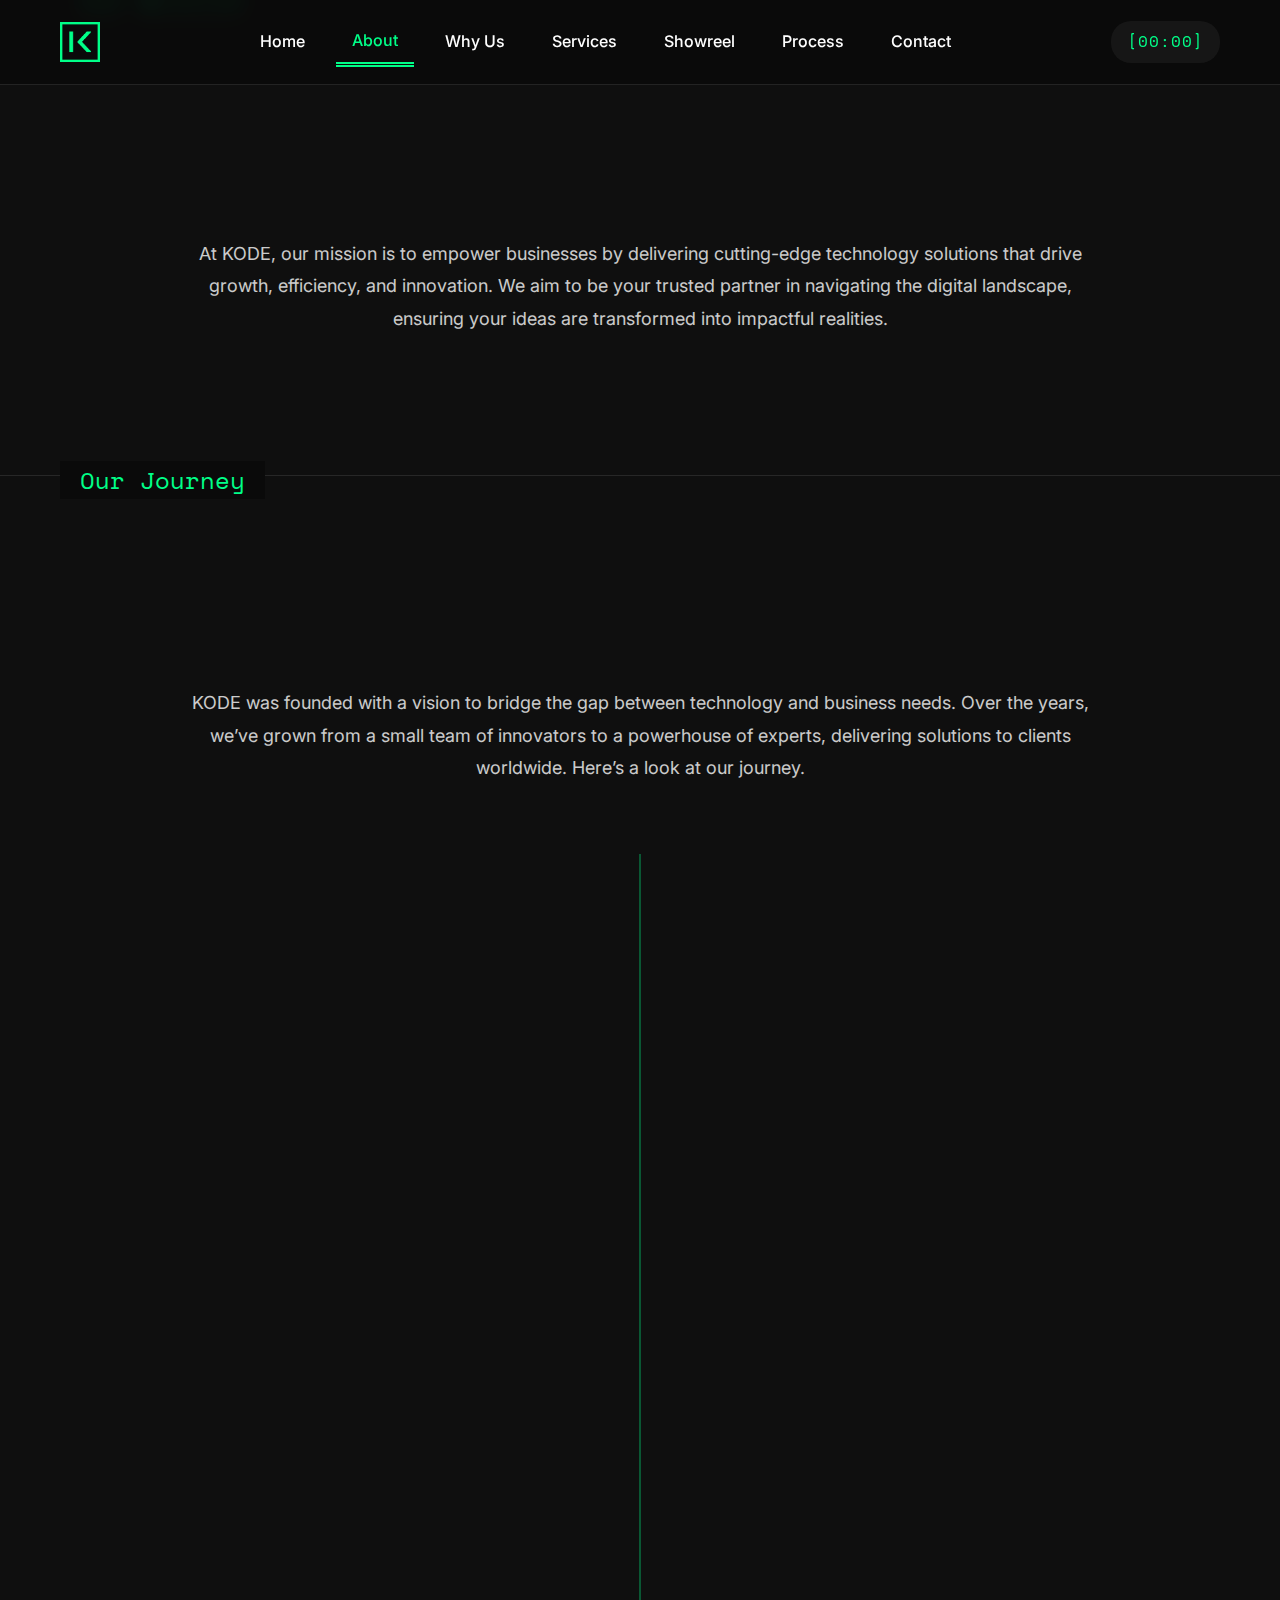
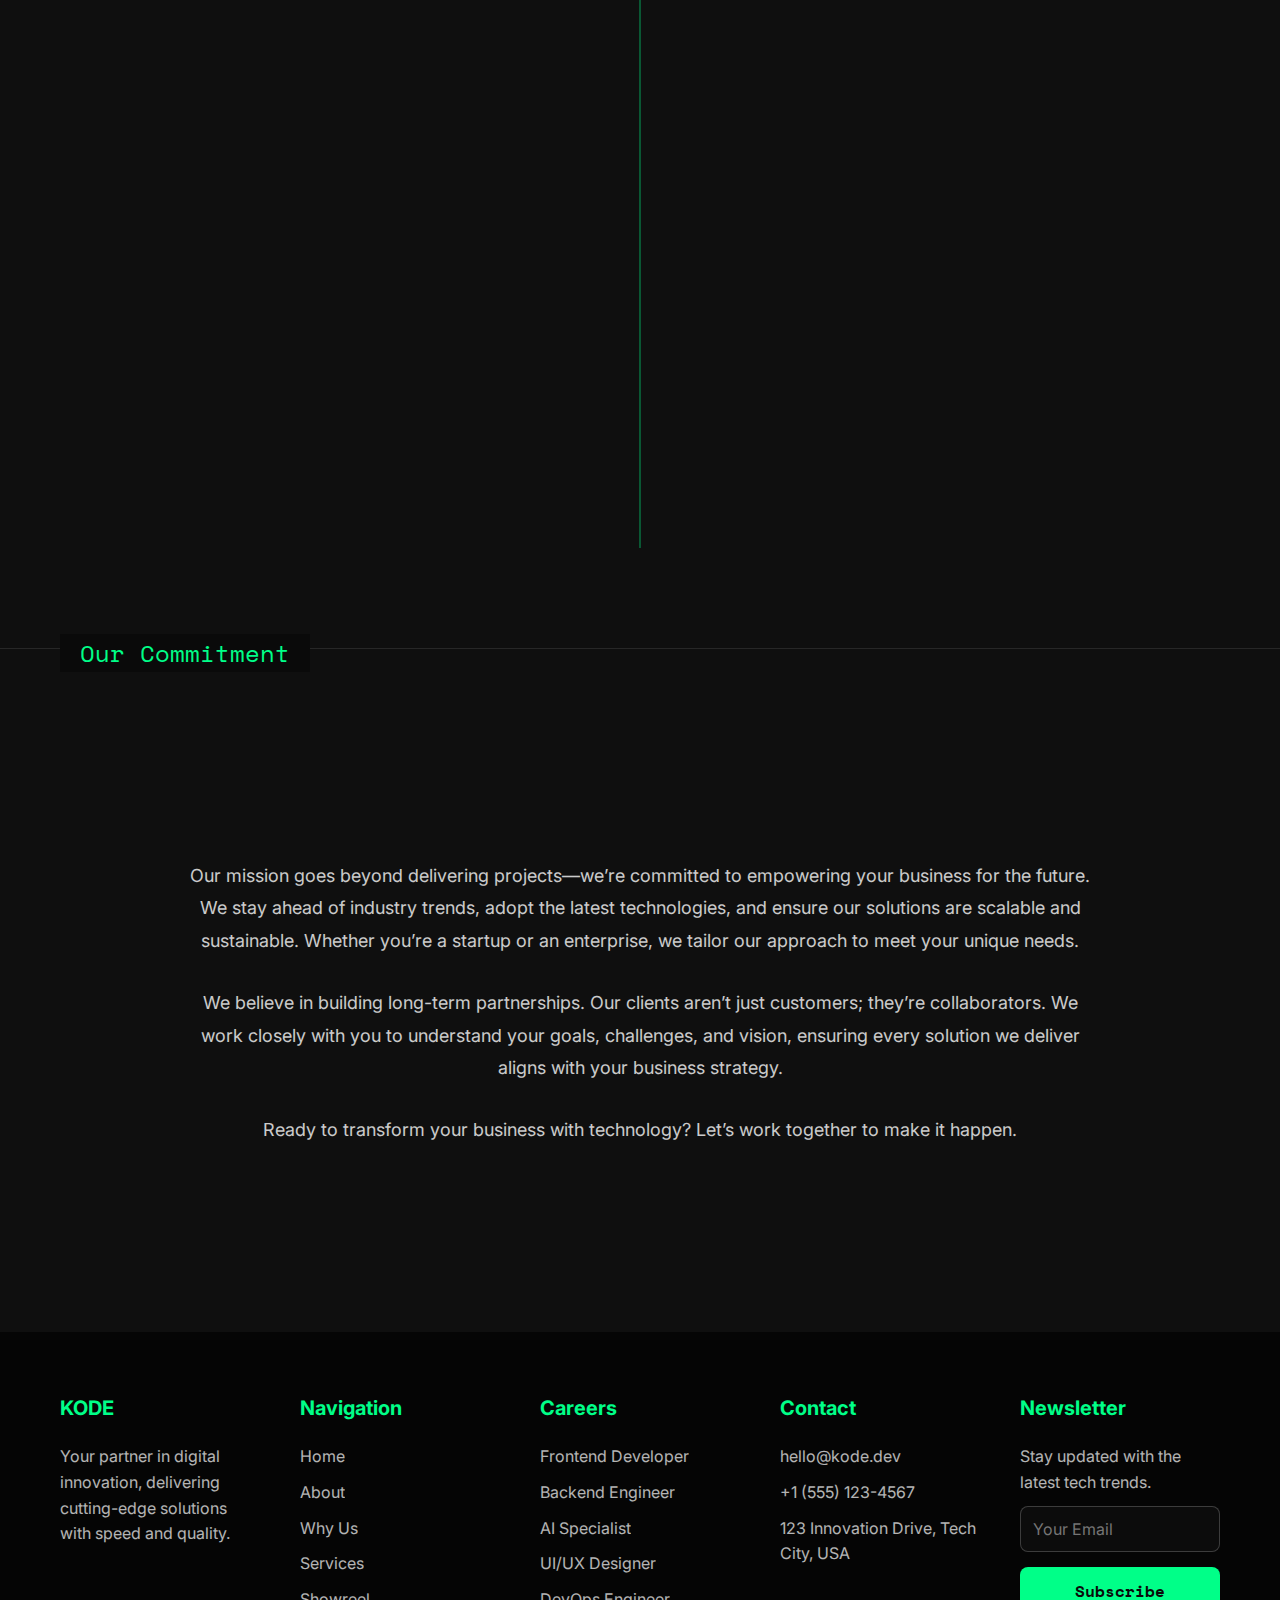
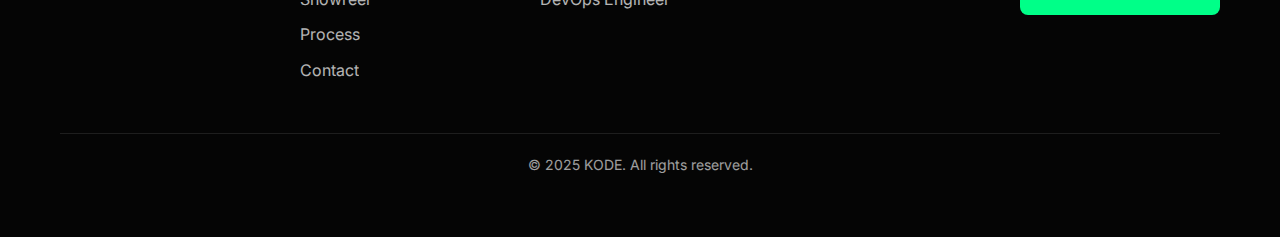
<file: about/mission.html>
<!DOCTYPE html>
<html lang="en">
<head>
    <meta charset="UTF-8">
    <meta name="viewport" content="width=device-width, initial-scale=1.0">
    <title>Our Mission - KODE</title>
    <link rel="stylesheet" href="https://cdnjs.cloudflare.com/ajax/libs/font-awesome/6.5.1/css/all.min.css">
    <link href="https://fonts.googleapis.com/css2?family=Inter:wght@300;400;600;700&family=Space+Mono:wght@400;700&display=swap" rel="stylesheet">
    <link rel="stylesheet" href="../css/styles.css">
    <link rel="stylesheet" href="../css/subpage-styles.css">
    <style>
        .timeline {
            position: relative;
            max-width: 900px;
            margin: 0 auto;
            padding: 40px 0;
        }

        .timeline::before {
            content: '';
            position: absolute;
            left: 50%;
            transform: translateX(-50%);
            width: 2px;
            height: 100%;
            background: rgba(0, 255, 136, 0.3);
        }

        .timeline-item {
            display: flex;
            align-items: center;
            margin-bottom: 40px;
            opacity: 0;
            transform: translateY(20px);
            transition: opacity 0.5s ease, transform 0.5s ease;
            position: relative;
        }

        .timeline-item.visible {
            opacity: 1;
            transform: translateY(0);
        }

        .timeline-item:nth-child(odd) {
            flex-direction: row;
            justify-content: flex-end;
        }

        .timeline-item:nth-child(even) {
            flex-direction: row-reverse;
            justify-content: flex-start;
        }

        .timeline-content {
            width: 45%;
            padding: 20px;
            background: rgba(255, 255, 255, 0.08);
            border-radius: 8px;
            position: relative;
        }

        .timeline-content::before {
            content: '';
            position: absolute;
            top: 50%;
            width: 20px;
            height: 2px;
            background: #00ff88;
        }

        .timeline-item:nth-child(odd) .timeline-content::before {
            right: -20px;
        }

        .timeline-item:nth-child(even) .timeline-content::before {
            left: -20px;
        }

        .timeline-content h4 {
            color: #00ff88;
            font-family: 'Space Mono', monospace;
            font-size: 20px;
            margin-bottom: 10px;
        }

        .timeline-dot {
            width: 16px;
            height: 16px;
            background: #00ff88;
            border-radius: 50%;
            position: absolute;
            left: 50%;
            transform: translateX(-50%);
            z-index: 1;
        }
    </style>
</head>
<body class="subpage-styles">
  <!-- Navbar -->
  <nav class="navbar">
      <div class="navbar-container">
          <a href="../index.html#home" class="logo">
              <img src="../images/logo.png" alt="KODE Logo">
          </a>
          <div class="nav-links">
              <a href="../index.html#home">Home</a>
              <div class="nav-item">
                  <a href="../index.html#about"  class="active">About</a>
                  <div class="submenu">
                      <a href="team.html">Meet the Team</a>
                      <a href="mission.html">Our Mission</a>
                      <a href="values.html">Our Values</a>
                  </div>
              </div>
              <a href="../index.html#why-choose-us">Why Us</a>
              <div class="nav-item">
                  <a href="../index.html#services">Services</a>
                  <div class="submenu">
                      <a href="../services/web-development.html">Web Solutions</a>
                      <a href="../services/app-development.html">App Solutions</a>
                      <a href="../services/ai-integration.html">AI Solutions</a>
                  </div>
              </div>
              <a href="../index.html#showreel">Showreel</a>
              <a href="../index.html#process">Process</a>
              <a href="../index.html#contact">Contact</a>
          </div>
          <div class="local-time">[00:00]</div>
          <div class="hamburger">
              <span></span>
              <span></span>
              <span></span>
          </div>
      </div>
  </nav>
    <section class="about" id="mission">
        <div class="section-header">Our Mission</div>
        <div class="side-decor left"></div>
        <div class="side-decor right"></div>
        <div class="about-content">
            <div class="team-section">
                <h2 class="fade-in">Our Mission</h2>
                <p class="fade-in">At KODE, our mission is to empower businesses by delivering cutting-edge technology solutions that drive growth, efficiency, and innovation. We aim to be your trusted partner in navigating the digital landscape, ensuring your ideas are transformed into impactful realities.</p>
            </div>
        </div>
    </section>

    <section class="about">
        <div class="section-header">Our Journey</div>
        <div class="side-decor left"></div>
        <div class="side-decor right"></div>
        <div class="about-content">
            <div class="team-section">
                <h3 class="fade-in">How We Got Here</h3>
                <p class="fade-in">KODE was founded with a vision to bridge the gap between technology and business needs. Over the years, we’ve grown from a small team of innovators to a powerhouse of experts, delivering solutions to clients worldwide. Here’s a look at our journey.</p>
                <div class="timeline">
                    <div class="timeline-item">
                        <div class="timeline-content">
                            <h4>2015 - The Beginning</h4>
                            <p>KODE was founded by a group of tech enthusiasts with a shared passion for innovation.</p>
                        </div>
                        <div class="timeline-dot"></div>
                    </div>
                    <div class="timeline-item">
                        <div class="timeline-content">
                            <h4>2017 - First Major Project</h4>
                            <p>We delivered our first enterprise-level web solution, earning recognition in the tech community.</p>
                        </div>
                        <div class="timeline-dot"></div>
                    </div>
                    <div class="timeline-item">
                        <div class="timeline-content">
                            <h4>2019 - Expansion</h4>
                            <p>Our team doubled in size, and we expanded our services to include app development and AI integration.</p>
                        </div>
                        <div class="timeline-dot"></div>
                    </div>
                    <div class="timeline-item">
                        <div class="timeline-content">
                            <h4>2022 - Global Reach</h4>
                            <p>We began serving clients internationally, with projects spanning North America, Europe, and Asia.</p>
                        </div>
                        <div class="timeline-dot"></div>
                    </div>
                    <div class="timeline-item">
                        <div class="timeline-content">
                            <h4>2025 - Today</h4>
                            <p>KODE continues to innovate, pushing the boundaries of what’s possible in tech.</p>
                        </div>
                        <div class="timeline-dot"></div>
                    </div>
                </div>
            </div>
        </div>
    </section>

    <section class="about">
        <div class="section-header">Our Commitment</div>
        <div class="side-decor left"></div>
        <div class="side-decor right"></div>
        <div class="about-content">
            <div class="team-section">
                <h3 class="fade-in">Empowering Your Future</h3>
                <p class="fade-in">Our mission goes beyond delivering projects—we’re committed to empowering your business for the future. We stay ahead of industry trends, adopt the latest technologies, and ensure our solutions are scalable and sustainable. Whether you’re a startup or an enterprise, we tailor our approach to meet your unique needs.</p>
                <p class="fade-in">We believe in building long-term partnerships. Our clients aren’t just customers; they’re collaborators. We work closely with you to understand your goals, challenges, and vision, ensuring every solution we deliver aligns with your business strategy.</p>
                <p class="fade-in">Ready to transform your business with technology? Let’s work together to make it happen.</p>
            </div>
            <div class="page-nav">
                <a href="team.html" class="fade-in"><i class="fas fa-arrow-left"></i> Meet the Team</a>
                <a href="values.html" class="fade-in">Our Values <i class="fas fa-arrow-right"></i></a>
            </div>
        </div>
    </section>

    <footer class="footer">
        <div class="footer-content">
            <div class="footer-column">
                <h3>KODE</h3>
                <p>Your partner in digital innovation, delivering cutting-edge solutions with speed and quality.</p>
            </div>
            <div class="footer-column">
                <h3>Navigation</h3>
                <a href="../index.html#home">Home</a>
                <a href="../index.html#about">About</a>
                <a href="../index.html#why-choose-us">Why Us</a>
                <a href="../index.html#services">Services</a>
                <a href="../index.html#showreel">Showreel</a>
                <a href="../index.html#process">Process</a>
                <a href="../index.html#contact">Contact</a>
            </div>
            <div class="footer-column">
                <h3>Careers</h3>
                <a href="../careers.html#frontend">Frontend Developer</a>
                <a href="../careers.html#backend">Backend Engineer</a>
                <a href="../careers.html#ai">AI Specialist</a>
                <a href="../careers.html#uiux">UI/UX Designer</a>
                <a href="../careers.html#devops">DevOps Engineer</a>
            </div>
            <div class="footer-column">
                <h3>Contact</h3>
                <a href="mailto:hello@kode.dev">hello@kode.dev</a>
                <a href="tel:+15551234567">+1 (555) 123-4567</a>
                <p>123 Innovation Drive, Tech City, USA</p>
            </div>
            <div class="footer-column footer-newsletter">
                <h3>Newsletter</h3>
                <p>Stay updated with the latest tech trends.</p>
                <form>
                    <input type="email" placeholder="Your Email" required>
                    <button type="submit" class="footer-btn">Subscribe</button>
                </form>
            </div>
        </div>
        <div class="footer-bottom">
            <p>© 2025 KODE. All rights reserved.</p>
        </div>
    </footer>

    <script src="../js/script.js"></script>
    <script>
        // Scroll-triggered timeline animation
        const timelineItems = document.querySelectorAll('.timeline-item');
        const observer = new IntersectionObserver((entries) => {
            entries.forEach(entry => {
                if (entry.isIntersecting) {
                    entry.target.classList.add('visible');
                }
            });
        }, { threshold: 0.3 });

        timelineItems.forEach(item => observer.observe(item));
    </script>
</body>
</html>
</file>
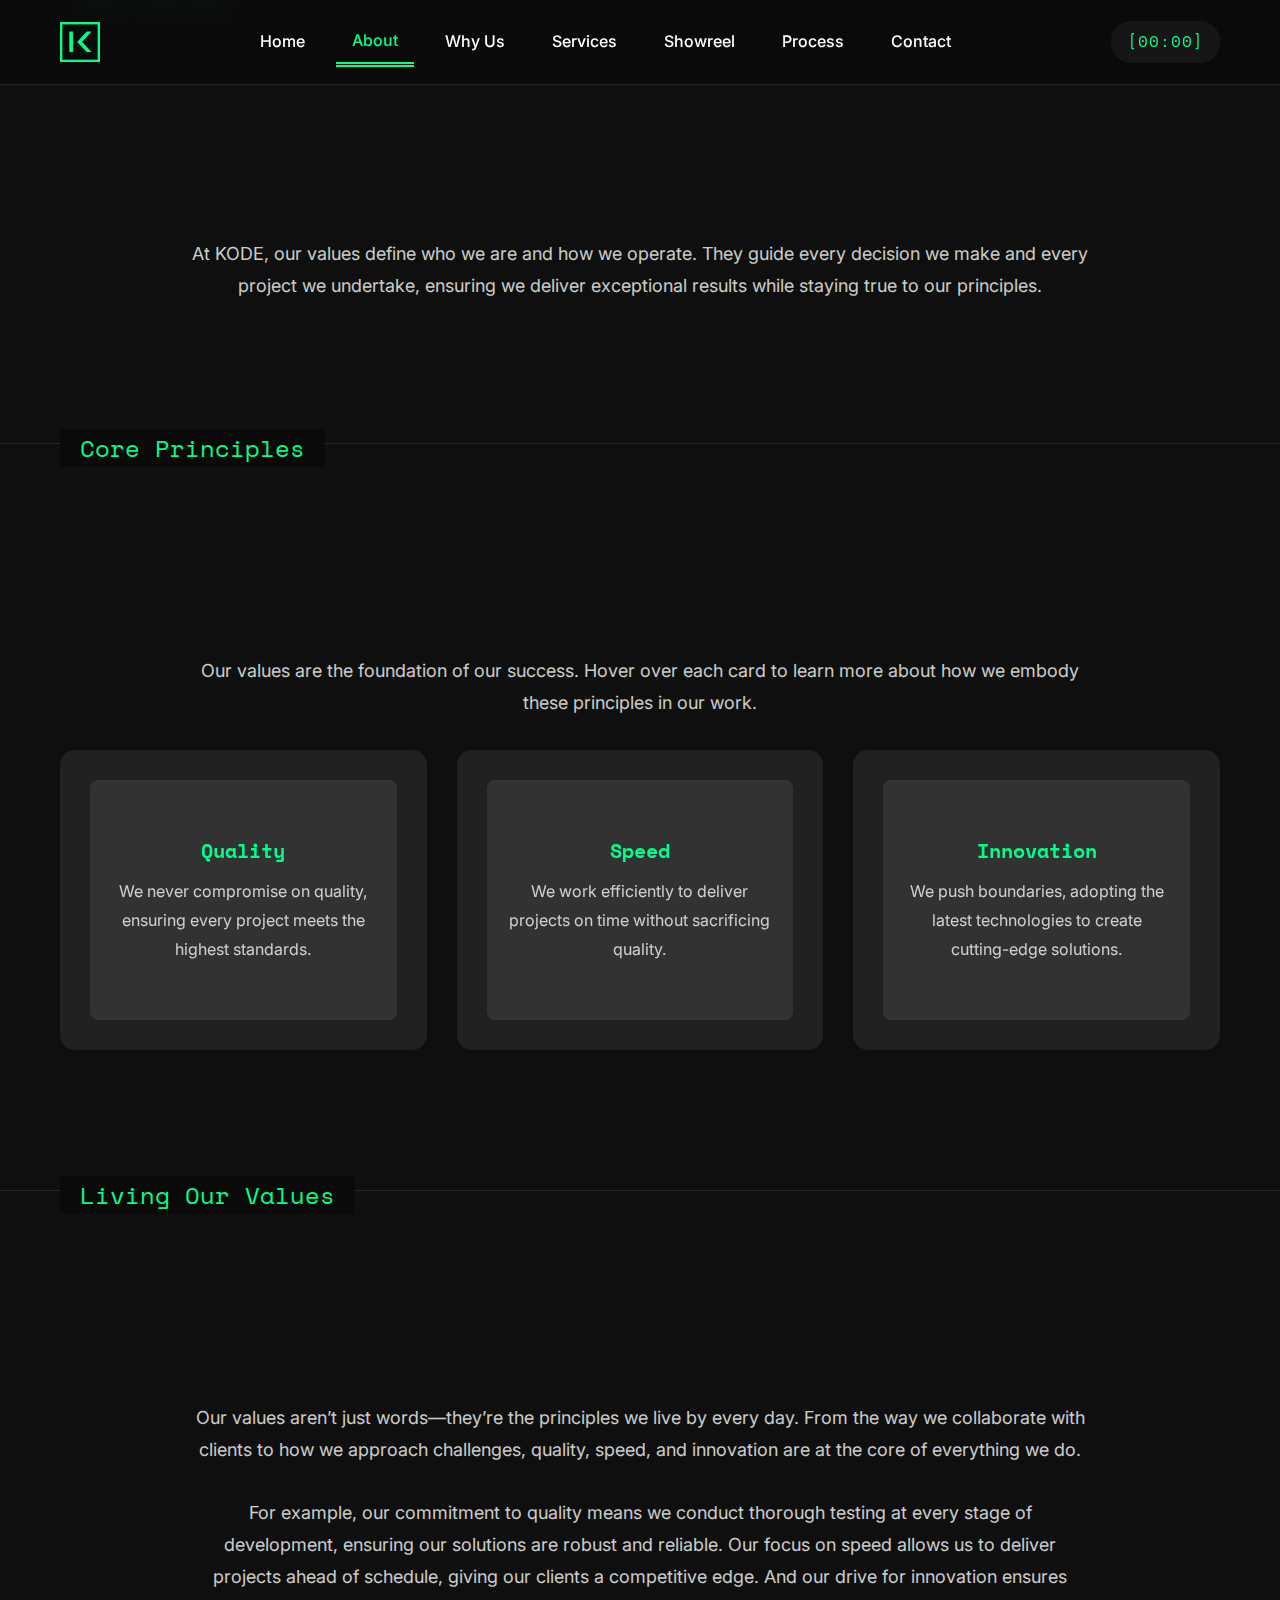
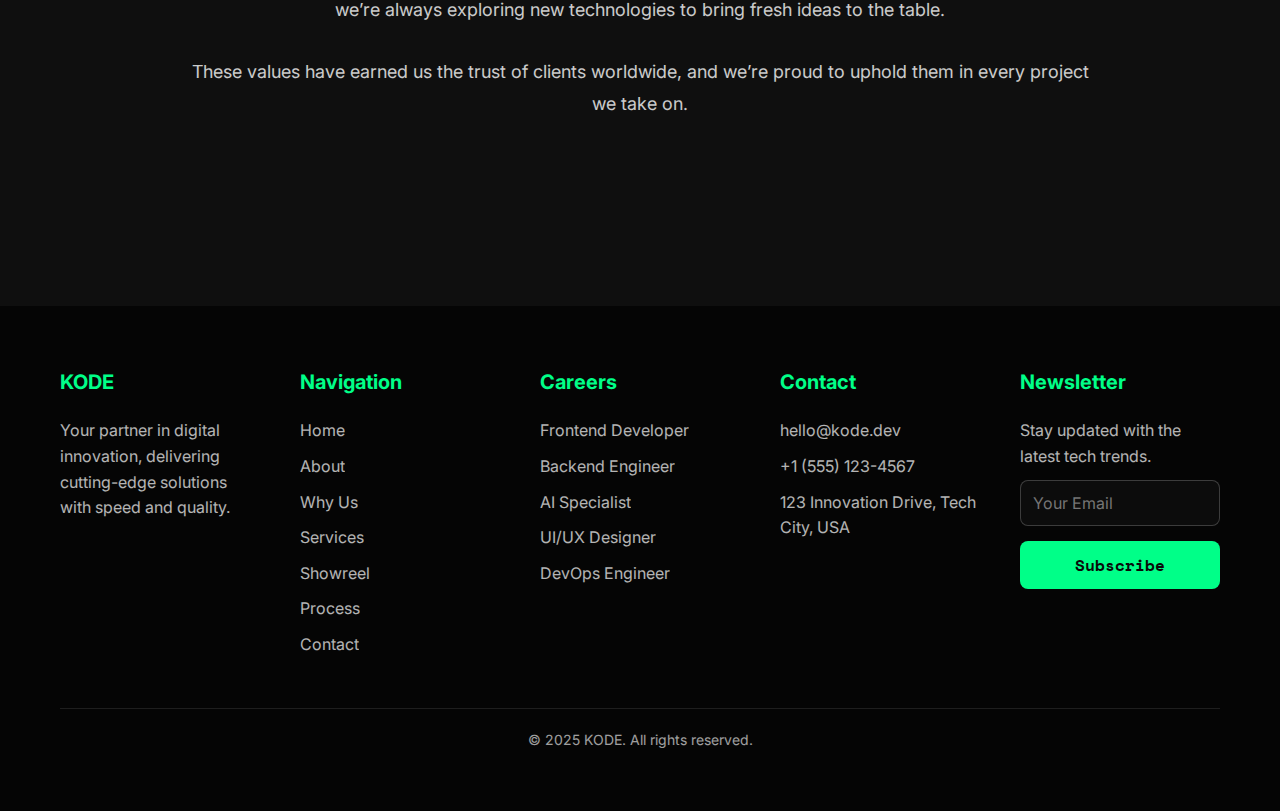
<file: about/values.html>
<!DOCTYPE html>
<html lang="en">
<head>
    <meta charset="UTF-8">
    <meta name="viewport" content="width=device-width, initial-scale=1.0">
    <title>Our Values - KODE</title>
    <link rel="stylesheet" href="https://cdnjs.cloudflare.com/ajax/libs/font-awesome/6.5.1/css/all.min.css">
    <link href="https://fonts.googleapis.com/css2?family=Inter:wght@300;400;600;700&family=Space+Mono:wght@400;700&display=swap" rel="stylesheet">
    <link rel="stylesheet" href="../css/styles.css">
    <link rel="stylesheet" href="../css/subpage-styles.css">
    <style>
        .value-card {
            perspective: 1000px;
            height: 300px;
        }

        .value-card-inner {
            position: relative;
            width: 100%;
            height: 100%;
            transition: transform 0.6s ease;
            transform-style: preserve-3d;
        }

        .value-card:hover .value-card-inner {
            transform: rotateY(180deg);
        }

        .value-card-front, .value-card-back {
            position: absolute;
            width: 100%;
            height: 100%;
            backface-visibility: hidden;
            background: rgba(255, 255, 255, 0.08);
            border-radius: 8px;
            padding: 20px;
            display: flex;
            flex-direction: column;
            justify-content: center;
            align-items: center;
            text-align: center;
        }

        .value-card-back {
            transform: rotateY(180deg);
            background: rgba(0, 255, 136, 0.1);
        }

        .value-card-front h4, .value-card-back h4 {
            color: #00ff88;
            font-family: 'Space Mono', monospace;
            font-size: 20px;
            margin-bottom: 10px;
        }
    </style>
</head>
<body class="subpage-styles">
  <!-- Navbar -->
  <nav class="navbar">
      <div class="navbar-container">
          <a href="../index.html#home" class="logo">
              <img src="../images/logo.png" alt="KODE Logo">
          </a>
          <div class="nav-links">
              <a href="../index.html#home">Home</a>
              <div class="nav-item">
                  <a href="../index.html#about"  class="active">About</a>
                  <div class="submenu">
                      <a href="team.html">Meet the Team</a>
                      <a href="mission.html">Our Mission</a>
                      <a href="values.html">Our Values</a>
                  </div>
              </div>
              <a href="../index.html#why-choose-us">Why Us</a>
              <div class="nav-item">
                  <a href="../index.html#services">Services</a>
                  <div class="submenu">
                      <a href="../services/web-development.html">Web Solutions</a>
                      <a href="../services/app-development.html">App Solutions</a>
                      <a href="../services/ai-integration.html">AI Solutions</a>
                  </div>
              </div>
              <a href="../index.html#showreel">Showreel</a>
              <a href="../index.html#process">Process</a>
              <a href="../index.html#contact">Contact</a>
          </div>
          <div class="local-time">[00:00]</div>
          <div class="hamburger">
              <span></span>
              <span></span>
              <span></span>
          </div>
      </div>
  </nav>

    <section class="about" id="values">
        <div class="section-header">Our Values</div>
        <div class="side-decor left"></div>
        <div class="side-decor right"></div>
        <div class="about-content">
            <div class="team-section">
                <h2 class="fade-in">Our Values</h2>
                <p class="fade-in">At KODE, our values define who we are and how we operate. They guide every decision we make and every project we undertake, ensuring we deliver exceptional results while staying true to our principles.</p>
            </div>
        </div>
    </section>

    <section class="about">
        <div class="section-header">Core Principles</div>
        <div class="side-decor left"></div>
        <div class="side-decor right"></div>
        <div class="about-content">
            <div class="team-section">
                <h3 class="fade-in">What We Stand For</h3>
                <p class="fade-in">Our values are the foundation of our success. Hover over each card to learn more about how we embody these principles in our work.</p>
                <div class="about-grid">
                    <div class="about-grid-item value-card">
                        <div class="value-card-inner">
                            <div class="value-card-front">
                                <h4>Quality</h4>
                                <p>We never compromise on quality, ensuring every project meets the highest standards.</p>
                            </div>
                            <div class="value-card-back">
                                <h4>Quality in Action</h4>
                                <p>From rigorous testing to pixel-perfect designs, we deliver solutions that stand the test of time.</p>
                            </div>
                        </div>
                    </div>
                    <div class="about-grid-item value-card">
                        <div class="value-card-inner">
                            <div class="value-card-front">
                                <h4>Speed</h4>
                                <p>We work efficiently to deliver projects on time without sacrificing quality.</p>
                            </div>
                            <div class="value-card-back">
                                <h4>Speed in Action</h4>
                                <p>Our agile methodology ensures rapid development cycles and quick turnarounds.</p>
                            </div>
                        </div>
                    </div>
                    <div class="about-grid-item value-card">
                        <div class="value-card-inner">
                            <div class="value-card-front">
                                <h4>Innovation</h4>
                                <p>We push boundaries, adopting the latest technologies to create cutting-edge solutions.</p>
                            </div>
                            <div class="value-card-back">
                                <h4>Innovation in Action</h4>
                                <p>We’ve pioneered AI-driven tools and modern web frameworks to stay ahead of the curve.</p>
                            </div>
                        </div>
                    </div>
                </div>
            </div>
        </div>
    </section>

    <section class="about">
        <div class="section-header">Living Our Values</div>
        <div class="side-decor left"></div>
        <div class="side-decor right"></div>
        <div class="about-content">
            <div class="team-section">
                <h3 class="fade-in">How We Apply Our Values</h3>
                <p class="fade-in">Our values aren’t just words—they’re the principles we live by every day. From the way we collaborate with clients to how we approach challenges, quality, speed, and innovation are at the core of everything we do.</p>
                <p class="fade-in">For example, our commitment to quality means we conduct thorough testing at every stage of development, ensuring our solutions are robust and reliable. Our focus on speed allows us to deliver projects ahead of schedule, giving our clients a competitive edge. And our drive for innovation ensures we’re always exploring new technologies to bring fresh ideas to the table.</p>
                <p class="fade-in">These values have earned us the trust of clients worldwide, and we’re proud to uphold them in every project we take on.</p>
            </div>
            <div class="page-nav">
                <a href="mission.html" class="fade-in"><i class="fas fa-arrow-left"></i> Our Mission</a>
            </div>
        </div>
    </section>

    <footer class="footer">
        <div class="footer-content">
            <div class="footer-column">
                <h3>KODE</h3>
                <p>Your partner in digital innovation, delivering cutting-edge solutions with speed and quality.</p>
            </div>
            <div class="footer-column">
                <h3>Navigation</h3>
                <a href="../index.html#home">Home</a>
                <a href="../index.html#about">About</a>
                <a href="../index.html#why-choose-us">Why Us</a>
                <a href="../index.html#services">Services</a>
                <a href="../index.html#showreel">Showreel</a>
                <a href="../index.html#process">Process</a>
                <a href="../index.html#contact">Contact</a>
            </div>
            <div class="footer-column">
                <h3>Careers</h3>
                <a href="../careers.html#frontend">Frontend Developer</a>
                <a href="../careers.html#backend">Backend Engineer</a>
                <a href="../careers.html#ai">AI Specialist</a>
                <a href="../careers.html#uiux">UI/UX Designer</a>
                <a href="../careers.html#devops">DevOps Engineer</a>
            </div>
            <div class="footer-column">
                <h3>Contact</h3>
                <a href="mailto:hello@kode.dev">hello@kode.dev</a>
                <a href="tel:+15551234567">+1 (555) 123-4567</a>
                <p>123 Innovation Drive, Tech City, USA</p>
            </div>
            <div class="footer-column footer-newsletter">
                <h3>Newsletter</h3>
                <p>Stay updated with the latest tech trends.</p>
                <form>
                    <input type="email" placeholder="Your Email" required>
                    <button type="submit" class="footer-btn">Subscribe</button>
                </form>
            </div>
        </div>
        <div class="footer-bottom">
            <p>© 2025 KODE. All rights reserved.</p>
        </div>
    </footer>

    <script src="../js/script.js"></script>
</body>
</html>
</file>
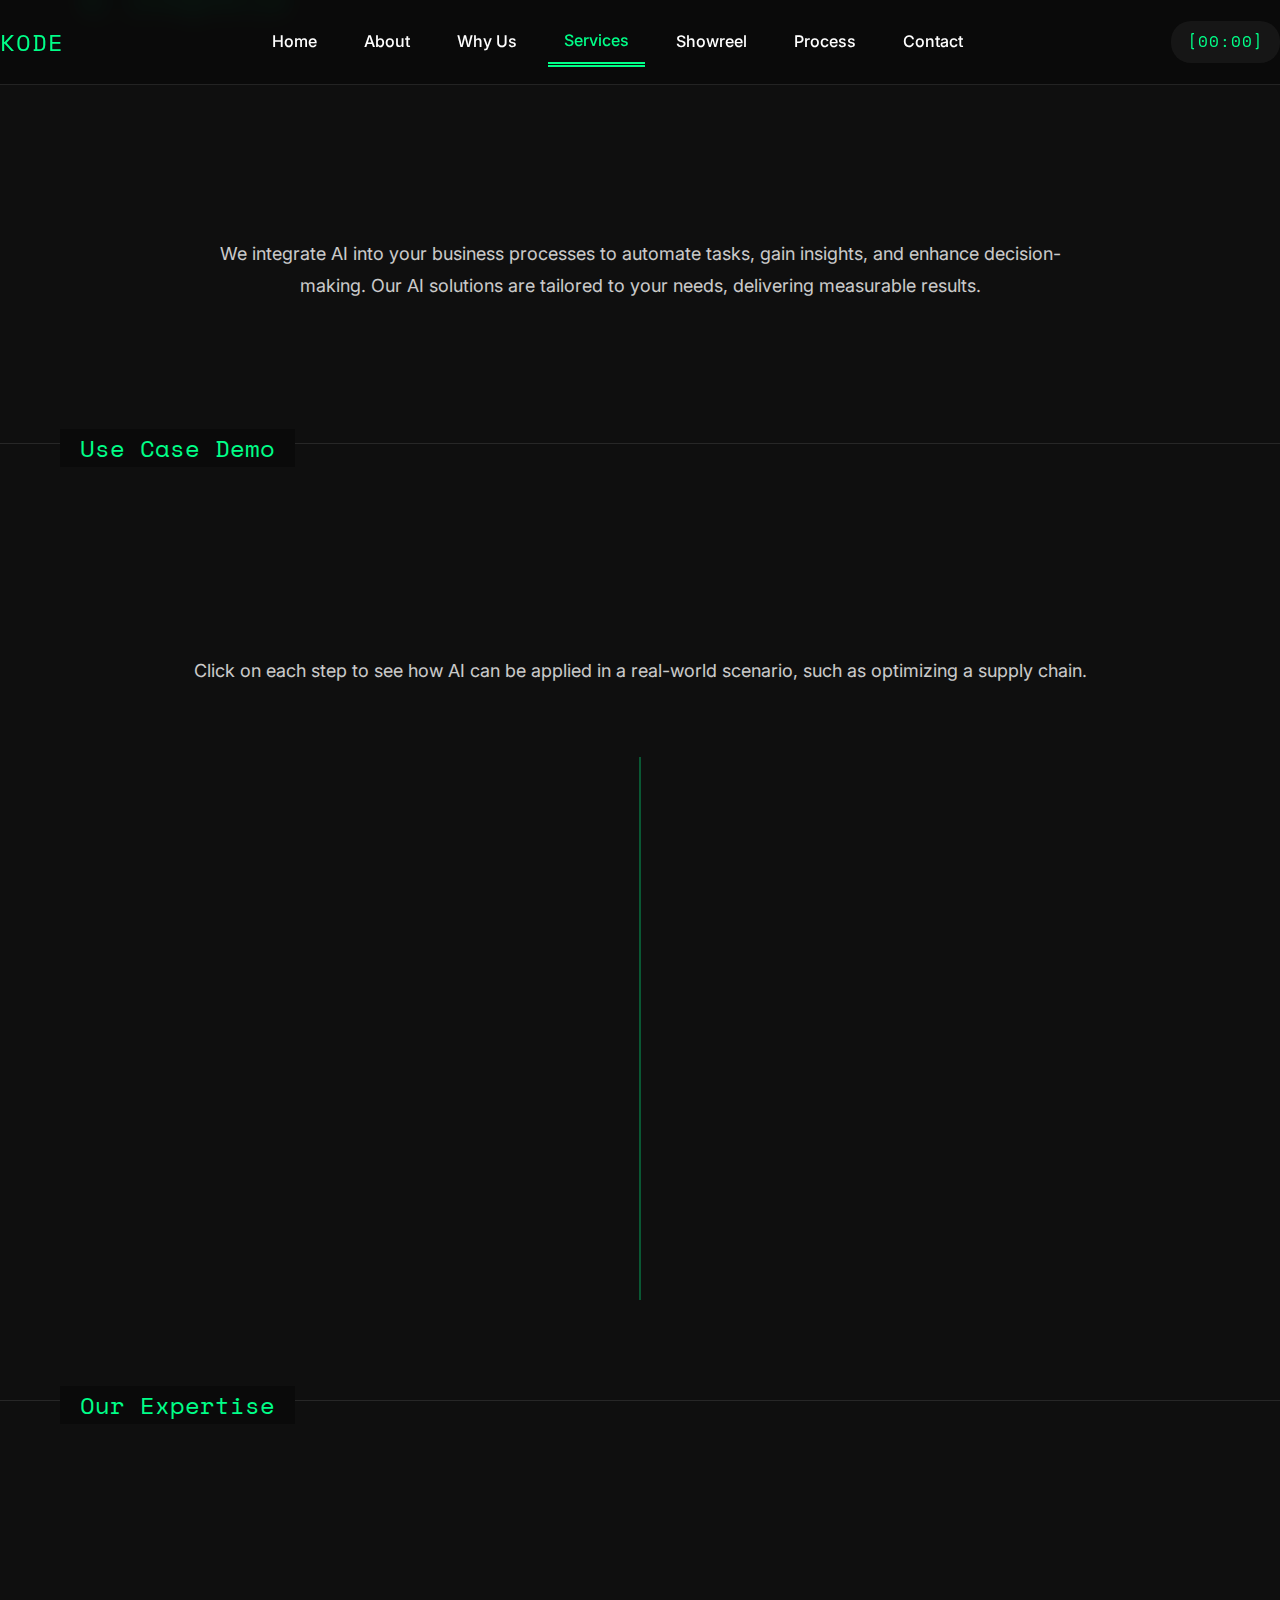
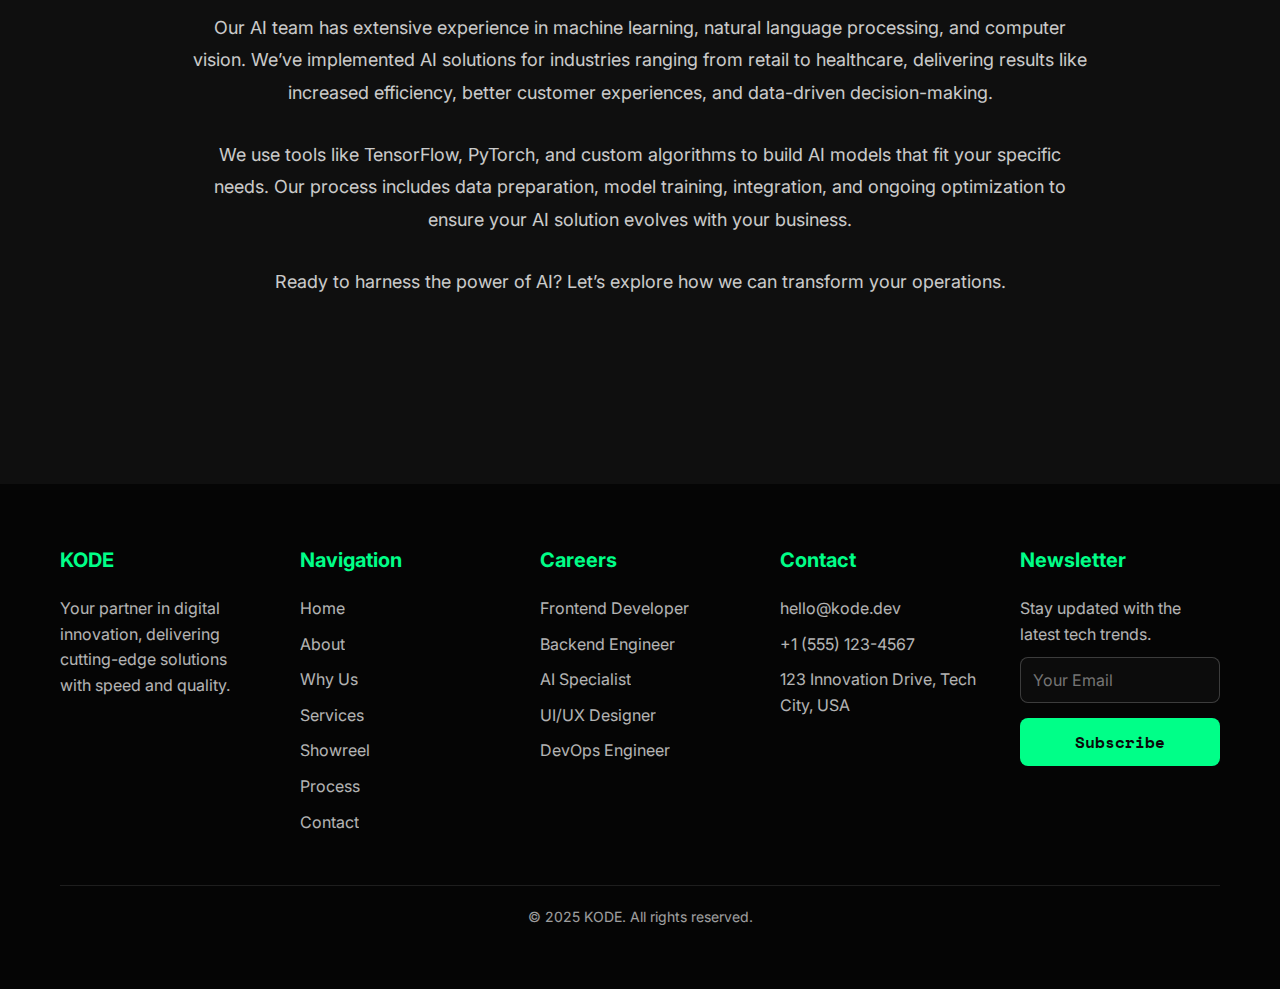
<file: services/ai-integration.html>
<!DOCTYPE html>
<html lang="en">
<head>
    <meta charset="UTF-8">
    <meta name="viewport" content="width=device-width, initial-scale=1.0">
    <title>AI Integration - KODE</title>
    <link rel="stylesheet" href="https://cdnjs.cloudflare.com/ajax/libs/font-awesome/6.5.1/css/all.min.css">
    <link href="https://fonts.googleapis.com/css2?family=Inter:wght@300;400;600;700&family=Space+Mono:wght@400;700&display=swap" rel="stylesheet">
    <link rel="stylesheet" href="../css/styles.css">
    <link rel="stylesheet" href="../css/subpage-styles.css">
    <style>
        .flowchart {
            max-width: 900px;
            margin: 0 auto;
            position: relative;
            padding: 40px 0;
        }

        .flowchart::before {
            content: '';
            position: absolute;
            left: 50%;
            transform: translateX(-50%);
            width: 2px;
            height: 100%;
            background: rgba(0, 255, 136, 0.3);
        }

        .flowchart-node {
            display: flex;
            align-items: center;
            margin-bottom: 40px;
            position: relative;
            opacity: 0;
            transform: translateY(20px);
            transition: opacity 0.5s ease, transform 0.5s ease;
        }

        .flowchart-node.visible {
            opacity: 1;
            transform: translateY(0);
        }

        .flowchart-node:nth-child(odd) {
            flex-direction: row;
            justify-content: flex-end;
        }

        .flowchart-node:nth-child(even) {
            flex-direction: row-reverse;
            justify-content: flex-start;
        }

        .flowchart-content {
            width: 45%;
            padding: 20px;
            background: rgba(0, 255, 136, 0.1);
            border-radius: 8px;
            cursor: pointer;
            transition: background 0.3s, transform 0.3s;
        }

        .flowchart-content:hover {
            background: rgba(0, 255, 136, 0.3);
            transform: scale(1.02);
        }

        .flowchart-content h4 {
            color: #00ff88;
            font-family: 'Space Mono', monospace;
            margin-bottom: 10px;
            display: flex;
            align-items: center;
            gap: 10px;
        }

        .flowchart-content h4 i {
            font-size: 20px;
        }

        .flowchart-content p {
            display: none;
        }

        .flowchart-content.active p {
            display: block;
        }

        .flowchart-content::before {
            content: '';
            position: absolute;
            top: 50%;
            width: 20px;
            height: 2px;
            background: #00ff88;
        }

        .flowchart-node:nth-child(odd) .flowchart-content::before {
            right: -20px;
        }

        .flowchart-node:nth-child(even) .flowchart-content::before {
            left: -20px;
        }

        .flowchart-dot {
            width: 16px;
            height: 16px;
            background: #00ff88;
            border-radius: 50%;
            position: absolute;
            left: 50%;
            transform: translateX(-50%);
            z-index: 1;
        }
    </style>
</head>
<body class="subpage-styles">
    <nav class="navbar">
        <div class="logo">KODE</div>
        <div class="nav-links">
            <a href="../index.html#home">Home</a>
            <div class="nav-item">
                <a href="../index.html#about">About</a>
                <div class="submenu">
                    <a href="../about/team.html">Meet the Team</a>
                    <a href="../about/mission.html">Our Mission</a>
                    <a href="../about/values.html">Our Values</a>
                </div>
            </div>
            <a href="../index.html#why-choose-us">Why Us</a>
            <div class="nav-item">
                <a href="../index.html#services" class="active">Services</a>
                <div class="submenu">
                    <a href="web-development.html">Web Solutions</a>
                    <a href="app-development.html">App Solutions</a>
                    <a href="ai-integration.html">AI Solutions</a>
                </div>
            </div>
            <a href="../index.html#showreel">Showreel</a>
            <a href="../index.html#process">Process</a>
            <a href="../index.html#contact">Contact</a>
        </div>
        <div class="local-time">[00:00]</div>
        <div class="hamburger">
            <i class="fas fa-bars"></i>
            <i class="fas fa-times"></i>
        </div>
    </nav>

    <section class="about" id="ai-integration">
        <div class="section-header">AI Integration</div>
        <div class="side-decor left"></div>
        <div class="side-decor right"></div>
        <div class="about-content">
            <div class="team-section">
                <h2 class="fade-in">AI Integration Solutions</h2>
                <p class="fade-in">We integrate AI into your business processes to automate tasks, gain insights, and enhance decision-making. Our AI solutions are tailored to your needs, delivering measurable results.</p>
            </div>
        </div>
    </section>

    <section class="about">
        <div class="section-header">Use Case Demo</div>
        <div class="side-decor left"></div>
        <div class="side-decor right"></div>
        <div class="about-content">
            <div class="team-section">
                <h3 class="fade-in">How AI Transforms Businesses</h3>
                <p class="fade-in">Click on each step to see how AI can be applied in a real-world scenario, such as optimizing a supply chain.</p>
                <div class="flowchart">
                    <div class="flowchart-node">
                        <div class="flowchart-content">
                            <h4><i class="fas fa-database"></i> Data Collection</h4>
                            <p>Gather data from your supply chain, including inventory levels, shipping times, and demand forecasts.</p>
                        </div>
                        <div class="flowchart-dot"></div>
                    </div>
                    <div class="flowchart-node">
                        <div class="flowchart-content">
                            <h4><i class="fas fa-brain"></i> AI Analysis</h4>
                            <p>Use machine learning to analyze patterns and predict future demand with high accuracy.</p>
                        </div>
                        <div class="flowchart-dot"></div>
                    </div>
                    <div class="flowchart-node">
                        <div class="flowchart-content">
                            <h4><i class="fas fa-cogs"></i> Automation</h4>
                            <p>Automate inventory restocking and optimize shipping routes based on AI recommendations.</p>
                        </div>
                        <div class="flowchart-dot"></div>
                    </div>
                    <div class="flowchart-node">
                        <div class="flowchart-content">
                            <h4><i class="fas fa-chart-line"></i> Results</h4>
                            <p>Reduce costs by 20%, improve delivery times by 15%, and enhance overall efficiency.</p>
                        </div>
                        <div class="flowchart-dot"></div>
                    </div>
                </div>
            </div>
        </div>
    </section>

    <section class="about">
        <div class="section-header">Our Expertise</div>
        <div class="side-decor left"></div>
        <div class="side-decor right"></div>
        <div class="about-content">
            <div class="team-section">
                <h3 class="fade-in">Why Choose KODE for AI</h3>
                <p class="fade-in">Our AI team has extensive experience in machine learning, natural language processing, and computer vision. We’ve implemented AI solutions for industries ranging from retail to healthcare, delivering results like increased efficiency, better customer experiences, and data-driven decision-making.</p>
                <p class="fade-in">We use tools like TensorFlow, PyTorch, and custom algorithms to build AI models that fit your specific needs. Our process includes data preparation, model training, integration, and ongoing optimization to ensure your AI solution evolves with your business.</p>
                <p class="fade-in">Ready to harness the power of AI? Let’s explore how we can transform your operations.</p>
            </div>
            <div class="page-nav">
                <a href="app-development.html" class="fade-in"><i class="fas fa-arrow-left"></i> App Development</a>
            </div>
        </div>
    </section>

    <footer class="footer">
        <div class="footer-content">
            <div class="footer-column">
                <h3>KODE</h3>
                <p>Your partner in digital innovation, delivering cutting-edge solutions with speed and quality.</p>
            </div>
            <div class="footer-column">
                <h3>Navigation</h3>
                <a href="../index.html#home">Home</a>
                <a href="../index.html#about">About</a>
                <a href="../index.html#why-choose-us">Why Us</a>
                <a href="../index.html#services">Services</a>
                <a href="../index.html#showreel">Showreel</a>
                <a href="../index.html#process">Process</a>
                <a href="../index.html#contact">Contact</a>
            </div>
            <div class="footer-column">
                <h3>Careers</h3>
                <a href="../careers.html#frontend">Frontend Developer</a>
                <a href="../careers.html#backend">Backend Engineer</a>
                <a href="../careers.html#ai">AI Specialist</a>
                <a href="../careers.html#uiux">UI/UX Designer</a>
                <a href="../careers.html#devops">DevOps Engineer</a>
            </div>
            <div class="footer-column">
                <h3>Contact</h3>
                <a href="mailto:hello@kode.dev">hello@kode.dev</a>
                <a href="tel:+15551234567">+1 (555) 123-4567</a>
                <p>123 Innovation Drive, Tech City, USA</p>
            </div>
            <div class="footer-column footer-newsletter">
                <h3>Newsletter</h3>
                <p>Stay updated with the latest tech trends.</p>
                <form>
                    <input type="email" placeholder="Your Email" required>
                    <button type="submit" class="footer-btn">Subscribe</button>
                </form>
            </div>
        </div>
        <div class="footer-bottom">
            <p>© 2025 KODE. All rights reserved.</p>
        </div>
    </footer>

    <script src="../js/script.js"></script>
    <script>
        const flowchartNodes = document.querySelectorAll('.flowchart-node');
        const observer = new IntersectionObserver((entries) => {
            entries.forEach(entry => {
                if (entry.isIntersecting) {
                    entry.target.classList.add('visible');
                }
            });
        }, { threshold: 0.3 });

        flowchartNodes.forEach(node => {
            observer.observe(node);
            node.querySelector('.flowchart-content').addEventListener('click', () => {
                flowchartNodes.forEach(n => n.querySelector('.flowchart-content').classList.remove('active'));
                node.querySelector('.flowchart-content').classList.add('active');
            });
        });
    </script>
</body>
</html>
</file>
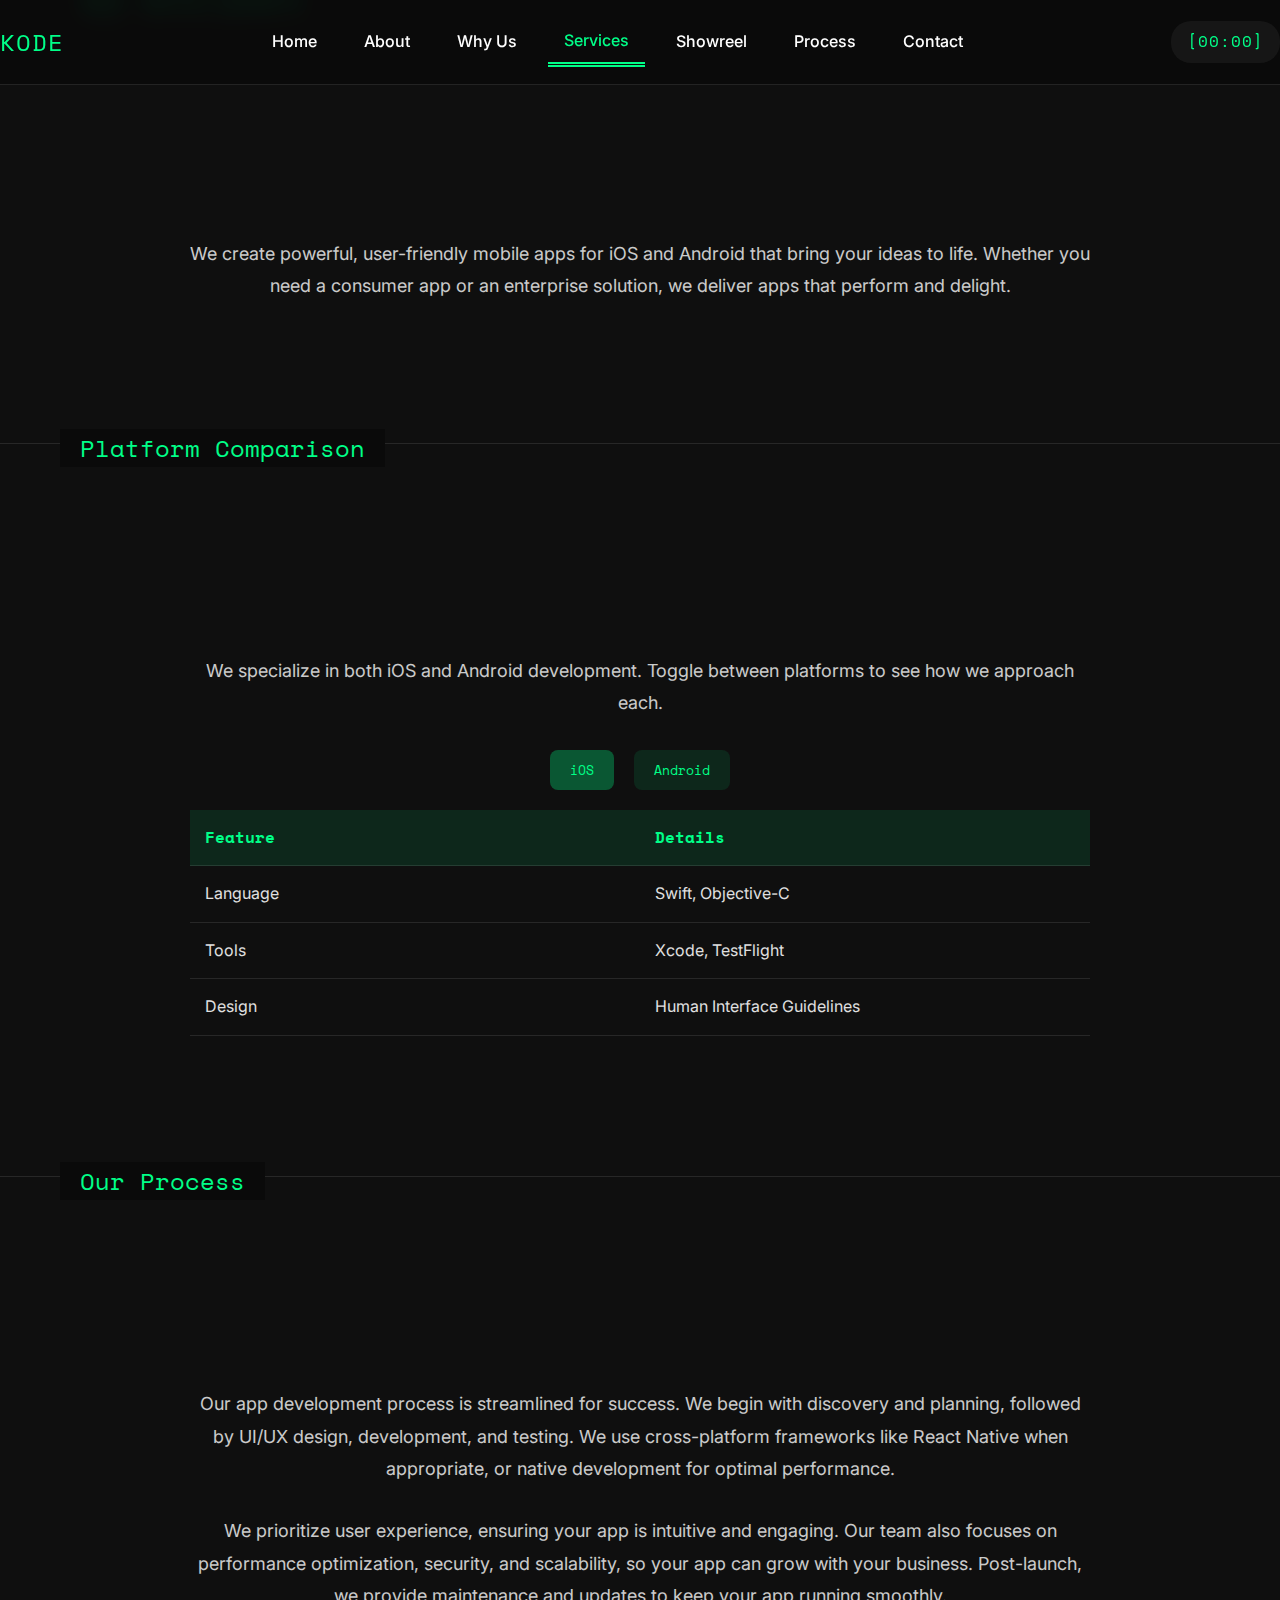
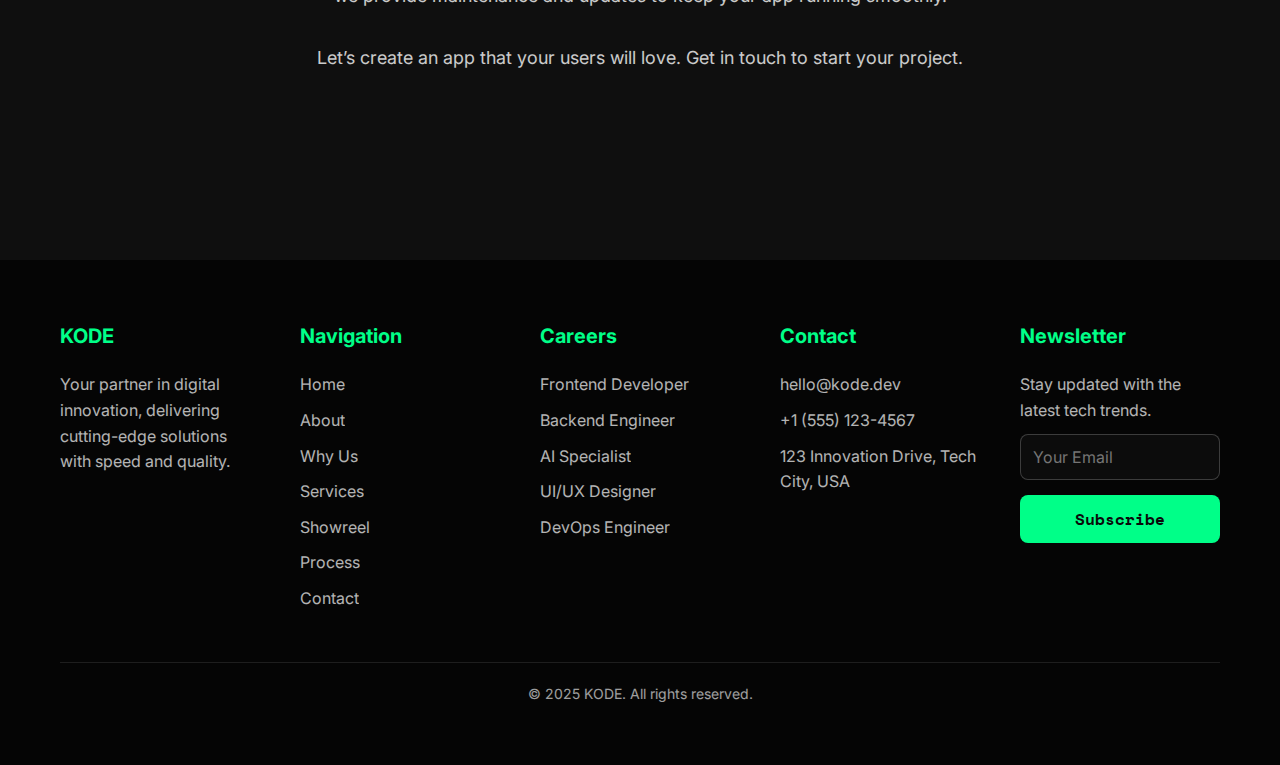
<file: services/app-development.html>
<!DOCTYPE html>
<html lang="en">
<head>
    <meta charset="UTF-8">
    <meta name="viewport" content="width=device-width, initial-scale=1.0">
    <title>App Development - KODE</title>
    <link rel="stylesheet" href="https://cdnjs.cloudflare.com/ajax/libs/font-awesome/6.5.1/css/all.min.css">
    <link href="https://fonts.googleapis.com/css2?family=Inter:wght@300;400;600;700&family=Space+Mono:wght@400;700&display=swap" rel="stylesheet">
    <link rel="stylesheet" href="../css/styles.css">
    <link rel="stylesheet" href="../css/subpage-styles.css">
    <style>
        .toggle-buttons {
            display: flex;
            justify-content: center;
            gap: 20px;
            margin-bottom: 20px;
        }

        .toggle-btn {
            padding: 10px 20px;
            background: rgba(0, 255, 136, 0.1);
            color: #00ff88;
            border: none;
            border-radius: 8px;
            font-family: 'Space Mono', monospace;
            cursor: pointer;
            transition: background 0.3s;
        }

        .toggle-btn.active {
            background: rgba(0, 255, 136, 0.3);
        }

        .platform-table {
            max-width: 900px;
            margin: 0 auto;
            display: none;
        }

        .platform-table.active {
            display: block;
        }

        .platform-table table {
            width: 100%;
            border-collapse: collapse;
        }

        .platform-table th, .platform-table td {
            padding: 15px;
            text-align: left;
            border-bottom: 1px solid rgba(255, 255, 255, 0.1);
            width: 50%; /* Fixed width to prevent movement */
        }

        .platform-table th {
            background: rgba(0, 255, 136, 0.1);
            color: #00ff88;
            font-family: 'Space Mono', monospace;
        }
    </style>
</head>
<body class="subpage-styles">
    <nav class="navbar">
        <div class="logo">KODE</div>
        <div class="nav-links">
            <a href="../index.html#home">Home</a>
            <div class="nav-item">
                <a href="../index.html#about">About</a>
                <div class="submenu">
                    <a href="../about/team.html">Meet the Team</a>
                    <a href="../about/mission.html">Our Mission</a>
                    <a href="../about/values.html">Our Values</a>
                </div>
            </div>
            <a href="../index.html#why-choose-us">Why Us</a>
            <div class="nav-item">
                <a href="../index.html#services" class="active">Services</a>
                <div class="submenu">
                    <a href="web-development.html">Web Solutions</a>
                    <a href="app-development.html">App Solutions</a>
                    <a href="ai-integration.html">AI Solutions</a>
                </div>
            </div>
            <a href="../index.html#showreel">Showreel</a>
            <a href="../index.html#process">Process</a>
            <a href="../index.html#contact">Contact</a>
        </div>
        <div class="local-time">[00:00]</div>
        <div class="hamburger">
            <i class="fas fa-bars"></i>
            <i class="fas fa-times"></i>
        </div>
    </nav>

    <section class="about" id="app-development">
        <div class="section-header">App Development</div>
        <div class="side-decor left"></div>
        <div class="side-decor right"></div>
        <div class="about-content">
            <div class="team-section">
                <h2 class="fade-in">App Development Solutions</h2>
                <p class="fade-in">We create powerful, user-friendly mobile apps for iOS and Android that bring your ideas to life. Whether you need a consumer app or an enterprise solution, we deliver apps that perform and delight.</p>
            </div>
        </div>
    </section>

    <section class="about">
        <div class="section-header">Platform Comparison</div>
        <div class="side-decor left"></div>
        <div class="side-decor right"></div>
        <div class="about-content">
            <div class="team-section">
                <h3 class="fade-in">iOS vs Android Development</h3>
                <p class="fade-in">We specialize in both iOS and Android development. Toggle between platforms to see how we approach each.</p>
                <div class="toggle-buttons">
                    <button class="toggle-btn active" data-target="ios">iOS</button>
                    <button class="toggle-btn" data-target="android">Android</button>
                </div>
                <div class="platform-table active" id="ios">
                    <table>
                        <tr>
                            <th>Feature</th>
                            <th>Details</th>
                        </tr>
                        <tr>
                            <td>Language</td>
                            <td>Swift, Objective-C</td>
                        </tr>
                        <tr>
                            <td>Tools</td>
                            <td>Xcode, TestFlight</td>
                        </tr>
                        <tr>
                            <td>Design</td>
                            <td>Human Interface Guidelines</td>
                        </tr>
                    </table>
                </div>
                <div class="platform-table" id="android">
                    <table>
                        <tr>
                            <th>Feature</th>
                            <th>Details</th>
                        </tr>
                        <tr>
                            <td>Language</td>
                            <td>Kotlin, Java</td>
                        </tr>
                        <tr>
                            <td>Tools</td>
                            <td>Android Studio, Gradle</td>
                        </tr>
                        <tr>
                            <td>Design</td>
                            <td>Material Design</td>
                        </tr>
                    </table>
                </div>
            </div>
        </div>
    </section>

    <section class="about">
        <div class="section-header">Our Process</div>
        <div class="side-decor left"></div>
        <div class="side-decor right"></div>
        <div class="about-content">
            <div class="team-section">
                <h3 class="fade-in">How We Build Apps</h3>
                <p class="fade-in">Our app development process is streamlined for success. We begin with discovery and planning, followed by UI/UX design, development, and testing. We use cross-platform frameworks like React Native when appropriate, or native development for optimal performance.</p>
                <p class="fade-in">We prioritize user experience, ensuring your app is intuitive and engaging. Our team also focuses on performance optimization, security, and scalability, so your app can grow with your business. Post-launch, we provide maintenance and updates to keep your app running smoothly.</p>
                <p class="fade-in">Let’s create an app that your users will love. Get in touch to start your project.</p>
            </div>
            <div class="page-nav">
                <a href="web-development.html" class="fade-in"><i class="fas fa-arrow-left"></i> Web Development</a>
                <a href="ai-integration.html" class="fade-in">AI Integration <i class="fas fa-arrow-right"></i></a>
            </div>
        </div>
    </section>

    <footer class="footer">
        <div class="footer-content">
            <div class="footer-column">
                <h3>KODE</h3>
                <p>Your partner in digital innovation, delivering cutting-edge solutions with speed and quality.</p>
            </div>
            <div class="footer-column">
                <h3>Navigation</h3>
                <a href="../index.html#home">Home</a>
                <a href="../index.html#about">About</a>
                <a href="../index.html#why-choose-us">Why Us</a>
                <a href="../index.html#services">Services</a>
                <a href="../index.html#showreel">Showreel</a>
                <a href="../index.html#process">Process</a>
                <a href="../index.html#contact">Contact</a>
            </div>
            <div class="footer-column">
                <h3>Careers</h3>
                <a href="../careers.html#frontend">Frontend Developer</a>
                <a href="../careers.html#backend">Backend Engineer</a>
                <a href="../careers.html#ai">AI Specialist</a>
                <a href="../careers.html#uiux">UI/UX Designer</a>
                <a href="../careers.html#devops">DevOps Engineer</a>
            </div>
            <div class="footer-column">
                <h3>Contact</h3>
                <a href="mailto:hello@kode.dev">hello@kode.dev</a>
                <a href="tel:+15551234567">+1 (555) 123-4567</a>
                <p>123 Innovation Drive, Tech City, USA</p>
            </div>
            <div class="footer-column footer-newsletter">
                <h3>Newsletter</h3>
                <p>Stay updated with the latest tech trends.</p>
                <form>
                    <input type="email" placeholder="Your Email" required>
                    <button type="submit" class="footer-btn">Subscribe</button>
                </form>
            </div>
        </div>
        <div class="footer-bottom">
            <p>© 2025 KODE. All rights reserved.</p>
        </div>
    </footer>

    <script src="../js/script.js"></script>
    <script>
        const toggleButtons = document.querySelectorAll('.toggle-btn');
        const platformTables = document.querySelectorAll('.platform-table');

        toggleButtons.forEach(button => {
            button.addEventListener('click', () => {
                toggleButtons.forEach(btn => btn.classList.remove('active'));
                platformTables.forEach(table => table.classList.remove('active'));

                button.classList.add('active');
                document.getElementById(button.dataset.target).classList.add('active');
            });
        });
    </script>
</body>
</html>
</file>
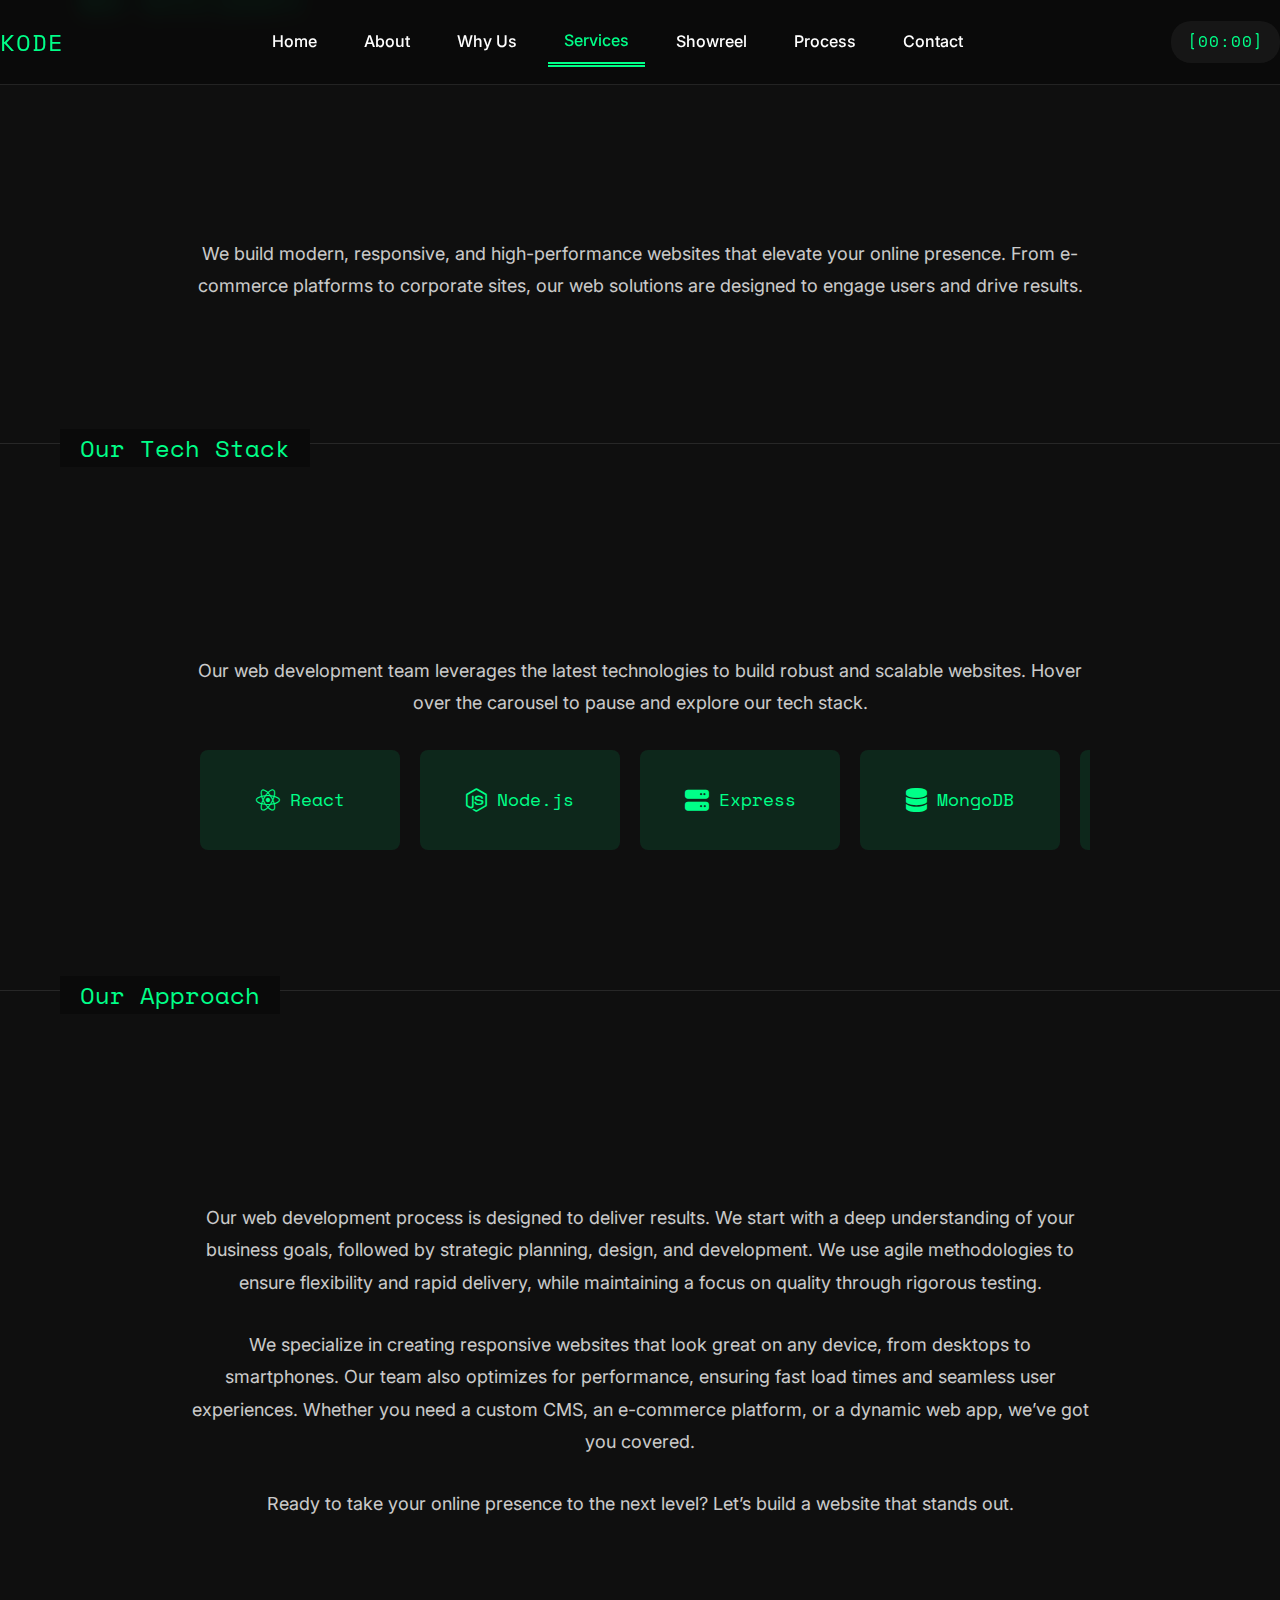
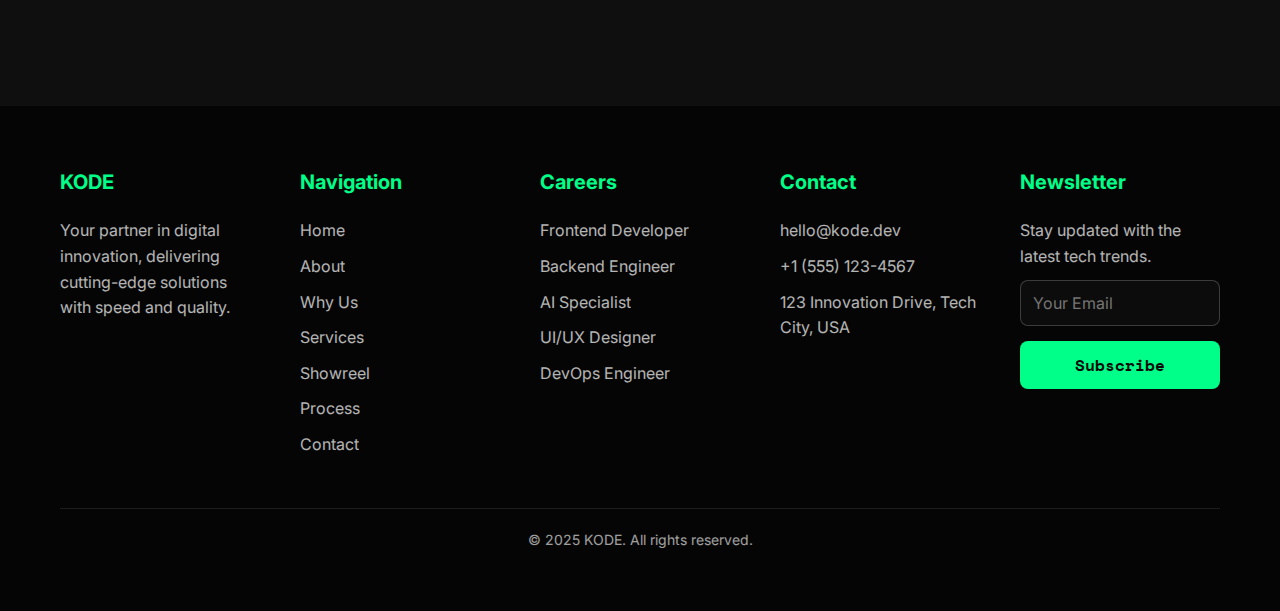
<file: services/web-development.html>
<!DOCTYPE html>
<html lang="en">
<head>
    <meta charset="UTF-8">
    <meta name="viewport" content="width=device-width, initial-scale=1.0">
    <title>Web Development - KODE</title>
    <link rel="stylesheet" href="https://cdnjs.cloudflare.com/ajax/libs/font-awesome/6.5.1/css/all.min.css">
    <link href="https://fonts.googleapis.com/css2?family=Inter:wght@300;400;600;700&family=Space+Mono:wght@400;700&display=swap" rel="stylesheet">
    <link rel="stylesheet" href="../css/styles.css">
    <link rel="stylesheet" href="../css/subpage-styles.css">
    <style>
        .carousel {
            overflow: hidden;
            width: 100%;
            max-width: 900px;
            margin: 0 auto;
            position: relative;
        }

        .carousel-track {
            display: flex;
            animation: scroll 20s linear infinite;
        }

        .carousel-track:hover {
            animation-play-state: paused;
        }

        .carousel-item {
            flex: 0 0 200px;
            height: 100px;
            display: flex;
            align-items: center;
            justify-content: center;
            background: rgba(0, 255, 136, 0.1);
            margin: 0 10px;
            border-radius: 8px;
            font-family: 'Space Mono', monospace;
            font-size: 18px;
            color: #00ff88;
            gap: 10px;
        }

        .carousel-item i {
            font-size: 24px;
            color: #00ff88;
        }

        @keyframes scroll {
            0% { transform: translateX(0); }
            100% { transform: translateX(-50%); }
        }
    </style>
</head>
<body class="subpage-styles">
    <nav class="navbar">
        <div class="logo">KODE</div>
        <div class="nav-links">
            <a href="../index.html#home">Home</a>
            <div class="nav-item">
                <a href="../index.html#about">About</a>
                <div class="submenu">
                    <a href="../about/team.html">Meet the Team</a>
                    <a href="../about/mission.html">Our Mission</a>
                    <a href="../about/values.html">Our Values</a>
                </div>
            </div>
            <a href="../index.html#why-choose-us">Why Us</a>
            <div class="nav-item">
                <a href="../index.html#services" class="active">Services</a>
                <div class="submenu">
                    <a href="web-development.html">Web Solutions</a>
                    <a href="app-development.html">App Solutions</a>
                    <a href="ai-integration.html">AI Solutions</a>
                </div>
            </div>
            <a href="../index.html#showreel">Showreel</a>
            <a href="../index.html#process">Process</a>
            <a href="../index.html#contact">Contact</a>
        </div>
        <div class="local-time">[00:00]</div>
        <div class="hamburger">
            <i class="fas fa-bars"></i>
            <i class="fas fa-times"></i>
        </div>
    </nav>

    <section class="about" id="web-development">
        <div class="section-header">Web Development</div>
        <div class="side-decor left"></div>
        <div class="side-decor right"></div>
        <div class="about-content">
            <div class="team-section">
                <h2 class="fade-in">Web Development Solutions</h2>
                <p class="fade-in">We build modern, responsive, and high-performance websites that elevate your online presence. From e-commerce platforms to corporate sites, our web solutions are designed to engage users and drive results.</p>
            </div>
        </div>
    </section>

    <section class="about">
        <div class="section-header">Our Tech Stack</div>
        <div class="side-decor left"></div>
        <div class="side-decor right"></div>
        <div class="about-content">
            <div class="team-section">
                <h3 class="fade-in">Tools We Use</h3>
                <p class="fade-in">Our web development team leverages the latest technologies to build robust and scalable websites. Hover over the carousel to pause and explore our tech stack.</p>
                <div class="carousel">
                    <div class="carousel-track">
                        <div class="carousel-item"><i class="fab fa-react"></i> React</div>
                        <div class="carousel-item"><i class="fab fa-node-js"></i> Node.js</div>
                        <div class="carousel-item"><i class="fas fa-server"></i> Express</div>
                        <div class="carousel-item"><i class="fas fa-database"></i> MongoDB</div>
                        <div class="carousel-item"><i class="fab fa-js"></i> Next.js</div>
                        <div class="carousel-item"><i class="fab fa-react"></i> React</div>
                        <div class="carousel-item"><i class="fab fa-node-js"></i> Node.js</div>
                        <div class="carousel-item"><i class="fas fa-server"></i> Express</div>
                        <div class="carousel-item"><i class="fas fa-database"></i> MongoDB</div>
                        <div class="carousel-item"><i class="fab fa-js"></i> Next.js</div>
                    </div>
                </div>
            </div>
        </div>
    </section>

    <section class="about">
        <div class="section-header">Our Approach</div>
        <div class="side-decor left"></div>
        <div class="side-decor right"></div>
        <div class="about-content">
            <div class="team-section">
                <h3 class="fade-in">How We Build Websites</h3>
                <p class="fade-in">Our web development process is designed to deliver results. We start with a deep understanding of your business goals, followed by strategic planning, design, and development. We use agile methodologies to ensure flexibility and rapid delivery, while maintaining a focus on quality through rigorous testing.</p>
                <p class="fade-in">We specialize in creating responsive websites that look great on any device, from desktops to smartphones. Our team also optimizes for performance, ensuring fast load times and seamless user experiences. Whether you need a custom CMS, an e-commerce platform, or a dynamic web app, we’ve got you covered.</p>
                <p class="fade-in">Ready to take your online presence to the next level? Let’s build a website that stands out.</p>
            </div>
            <div class="page-nav">
                <a href="app-development.html" class="fade-in">App Development <i class="fas fa-arrow-right"></i></a>
            </div>
        </div>
    </section>

    <footer class="footer">
        <div class="footer-content">
            <div class="footer-column">
                <h3>KODE</h3>
                <p>Your partner in digital innovation, delivering cutting-edge solutions with speed and quality.</p>
            </div>
            <div class="footer-column">
                <h3>Navigation</h3>
                <a href="../index.html#home">Home</a>
                <a href="../index.html#about">About</a>
                <a href="../index.html#why-choose-us">Why Us</a>
                <a href="../index.html#services">Services</a>
                <a href="../index.html#showreel">Showreel</a>
                <a href="../index.html#process">Process</a>
                <a href="../index.html#contact">Contact</a>
            </div>
            <div class="footer-column">
                <h3>Careers</h3>
                <a href="../careers.html#frontend">Frontend Developer</a>
                <a href="../careers.html#backend">Backend Engineer</a>
                <a href="../careers.html#ai">AI Specialist</a>
                <a href="../careers.html#uiux">UI/UX Designer</a>
                <a href="../careers.html#devops">DevOps Engineer</a>
            </div>
            <div class="footer-column">
                <h3>Contact</h3>
                <a href="mailto:hello@kode.dev">hello@kode.dev</a>
                <a href="tel:+15551234567">+1 (555) 123-4567</a>
                <p>123 Innovation Drive, Tech City, USA</p>
            </div>
            <div class="footer-column footer-newsletter">
                <h3>Newsletter</h3>
                <p>Stay updated with the latest tech trends.</p>
                <form>
                    <input type="email" placeholder="Your Email" required>
                    <button type="submit" class="footer-btn">Subscribe</button>
                </form>
            </div>
        </div>
        <div class="footer-bottom">
            <p>© 2025 KODE. All rights reserved.</p>
        </div>
    </footer>

    <script src="../js/script.js"></script>
</body>
</html>
</file>
<file: css/styles.css>
/* All styles from the original <style> tag go here */
* {
    margin: 0;
    padding: 0;
    box-sizing: border-box;
}

html {
    scroll-behavior: smooth;
}

body {
    background: #0a0a0a;
    color: #e0e0e0;
    line-height: 1.6;
    overflow-x: hidden;
    font-family: 'Inter', sans-serif;
}

/* Prevent scrolling when mobile nav is open */
body.nav-open {
    overflow: hidden;
}

/* Custom Scrollbar */
::-webkit-scrollbar { width: 8px; }
::-webkit-scrollbar-track { background: rgba(255, 255, 255, 0.05); }
::-webkit-scrollbar-thumb { background: #00ff88; border-radius: 4px; }

/* Animations */
@keyframes fadeIn {
    from { opacity: 0; transform: translateY(20px); }
    to { opacity: 1; transform: translat이Y(0); }
}

@keyframes codeGlow {
    0%, 100% { text-shadow: 0 0 5px rgba(0, 255, 136, 0.5); }
    50% { text-shadow: 0 0 15px rgba(0, 255, 136, 0.8); }
}

@keyframes bounce {
    0%, 20%, 50%, 80%, 100% { transform: translateY(0); }
    40% { transform: translateY(-10px); }
    60% { transform: translateY(-5px); }
}

@keyframes slideIn {
    from { transform: translateY(-100%); }
    to { transform: translateY(0); }
}

@keyframes slideOut {
    from { transform: translateY(0); }
    to { transform: translateY(-100%); }
}

.fade-in {
    opacity: 0;
}

.fade-in.visible {
    animation: fadeIn 0.8s ease forwards;
}

/* Loader */
.loader {
    position: fixed;
    top: 0;
    left: 0;
    width: 100%;
    height: 100%;
    background: #0a0a0a;
    display: flex;
    justify-content: center;
    align-items: center;
    gap: 40px;
    z-index: 2000;
    transition: opacity 0.5s ease;
}

.loader.hidden {
    opacity: 0;
    pointer-events: none;
}

.loader-text {
    text-align: left;
}

.loader-text h1 {
    font-family: 'Space Mono', monospace;
    font-size: 48px;
    color: #00ff88;
    animation: codeGlow 2s infinite;
}

.loader-text p {
    font-size: 18px;
    opacity: 0.7;
}

.spinner {
    width: 50px;
    height: 50px;
    border: 5px solid rgba(0, 255, 136, 0.2);
    border-top: 5px solid #00ff88;
    border-radius: 50%;
    animation: spin 1s linear infinite;
}

@keyframes spin {
    0% { transform: rotate(0deg); }
    100% { transform: rotate(360deg); }
}

/* Navbar */
.navbar {
    position: fixed;
    top: 0;
    width: 100%;
    padding: 20px 60px;
    display: flex;
    justify-content: space-between;
    align-items: center;
    background: rgba(10, 10, 10, 0.9);
    backdrop-filter: blur(10px);
    border-bottom: 1px solid rgba(255, 255, 255, 0.1);
    z-index: 1000;
}

.logo {
    font-family: 'Space Mono', monospace;
    font-size: 32px;
    color: #00ff88;
    letter-spacing: 1px;
    animation: codeGlow 2s infinite;
}

.nav-links {
    display: flex;
    gap: 30px;
    flex-grow: 1;
    justify-content: center;
}

.nav-links a {
    color: #e0e0e0;
    text-decoration: none;
    font-size: 16px;
    font-weight: 500;
    padding: 8px 16px;
    transition: color 0.3s, transform 0.3s;
}

.nav-links a:hover {
    color: #00ff88;
    transform: translateY(-2px);
}

.nav-links a.active {
    color: #00ff88;
    border-bottom: 2px solid #00ff88;
}

/* Submenu Styles */
.nav-item {
    position: relative;
}

.nav-item .submenu {
    display: none;
    position: absolute;
    top: 100%;
    left: 0;
    background: rgba(10, 10, 10, 0.95);
    padding: 10px;
    border-radius: 8px;
    box-shadow: 0 4px 8px rgba(0, 0, 0, 0.2);
    z-index: 1000;
}

.nav-item:hover .submenu {
    display: block;
}

.submenu a {
    display: block;
    color: #e0e0e0;
    padding: 8px 16px;
    text-decoration: none;
    transition: color 0.3s;
}

.submenu a:hover {
    color: #00ff88;
}

.local-time {
    font-family: 'Space Mono', monospace;
    font-size: 16px;
    color: #00ff88;
    background: rgba(255, 255, 255, 0.05);
    padding: 8px 16px;
    border-radius: 20px;
    letter-spacing: 1px;
}

.hamburger {
    font-size: 24px;
    cursor: pointer;
    color: #00ff88;
    display: none;
}

@media (max-width: 768px) {
    .navbar {
        padding: 15px 20px;
        position: fixed !important;
        top: 0 !important;
        left: 0;
        right: 0;
    }

    .nav-links {
        display: none;
        position: fixed;
        top: 60px;
        left: 0;
        width: 100%;
        height: calc(100vh - 60px);
        background: rgba(10, 10, 10, 0.95);
        flex-direction: column;
        padding: 20px;
        z-index: 999;
    }

    .nav-links.active {
        display: flex;
        animation: slideIn 0.3s ease forwards;
    }

    .nav-links.closing {
        animation: slideOut 0.3s ease forwards;
    }

    .nav-item .submenu {
        position: static;
        background: rgba(255, 255, 255, 0.05);
        padding: 10px 0;
        margin-top: 10px;
    }

    .nav-item:hover .submenu {
        display: none;
    }

    .nav-item.active .submenu {
        display: block;
    }

    .hamburger {
        display: block;
    }

    .local-time {
        display: none;
    }
}

/* General Button Style */
.btn {
    display: inline-block;
    padding: 12px 30px;
    background: #00ff88;
    color: #0a0a0a;
    text-decoration: none;
    font-size: 16px;
    font-weight: 600;
    border-radius: 8px;
    transition: transform 0.3s, background 0.3s;
    font-family: 'Space Mono', monospace;
}

.btn:hover {
    transform: translateY(-2px);
    background: #00cc70;
}

/* Learn More Button with Hover Arrow */
.learn-more {
    display: inline-flex;
    align-items: center;
    color: #00ff88;
    text-decoration: none;
    font-size: 16px;
    font-weight: 500;
    transition: color 0.3s;
}

.learn-more i {
    margin-left: 8px;
    font-size: 14px;
    transition: transform 0.3s;
}

.learn-more:hover {
    color: #00cc70;
}

.learn-more:hover i {
    transform: translateX(5px);
}

/* Section Headers */
section {
    position: relative;
    padding: 60px;
    border-top: 1px solid rgba(255, 255, 255, 0.1);
}

.section-header {
    position: absolute;
    top: -15px;
    left: 60px;
    background: #0a0a0a;
    padding: 0 20px;
    font-family: 'Space Mono', monospace;
    font-size: 24px;
    color: #00ff88;
    animation: codeGlow 2s infinite;
    z-index: 100;
}

@media (max-width: 768px) {
    .section-header {
        left: 20px;
        font-size: 20px;
    }
}

/* Side Decorations (Desktop Only) */
.side-decor {
    position: absolute;
    top: 0;
    width: calc((100% - 1200px) / 2);
    height: 100%;
    display: flex;
    align-items: center;
    padding: 10px;
    font-family: 'Space Mono', monospace;
    font-size: 10px;
    color: #00ff88;
    opacity: 0.3;
}

.side-decor.left {
    left: -100px;
    border-right: 1px solid rgba(255, 255, 255, 0.1);
    margin-right: 10px;
}

.side-decor.right {
    right: -100px;
    border-left: 1px solid rgba(255, 255, 255, 0.1);
    margin-left: 10px;
}

.side-decor p {
    display: none;
}

@media (max-width: 1024px) {
    .side-decor {
        display: none;
    }
}

/* Hero Section */
.hero {
    height: calc(100vh - 80px);
    margin-top: 80px;
    display: flex;
    flex-direction: column;
    justify-content: center;
    align-items: center;
    text-align: center;
    padding: 0 60px;
    background: linear-gradient(135deg, rgba(0, 255, 136, 0.2) 0%, rgba(0, 123, 255, 0.2) 100%);
    position: relative;
    overflow: hidden;
    border-top: none;
}

.hero h1 {
    font-size: 72px;
    font-weight: 700;
    margin-bottom: 20px;
    line-height: 1.2;
}

.hero h1 span {
    color: #00ff88;
    font-family: 'Space Mono', monospace;
    animation: codeGlow 2s infinite;
}

.hero p {
    font-size: 24px;
    max-width: 800px;
    margin-bottom: 40px;
    opacity: 0.8;
}

.hero-arrow {
    position: absolute;
    bottom: 40px;
    font-size: 32px;
    color: #00ff88;
    cursor: pointer;
    animation: bounce 2s infinite;
}

/* About Section */
.about {
    background: #0f0f0f;
    position: relative;
}

.about-content {
    max-width: 1200px;
    margin: 0 auto;
    text-align: center;
}

.about h2 {
    font-size: 48px;
    margin-bottom: 20px;
    font-family: 'Space Mono', monospace;
    color: #00ff88;
    animation: codeGlow 2s infinite;
}

.about p {
    font-size: 20px;
    max-width: 900px;
    margin: 0 auto 40px;
    opacity: 0.8;
}

.about-grid {
    display: grid;
    grid-template-columns: repeat(auto-fit, minmax(300px, 1fr));
    gap: 30px;
    margin-bottom: 40px;
}

.about-grid-item {
    background: rgba(255, 255, 255, 0.05);
    border-radius: 15px;
    padding: 30px;
    text-align: center;
    transition: transform 0.3s;
}

.about-grid-item:hover {
    transform: translateY(-5px);
}

.about-grid-item img {
    width: 100%;
    height: 200px;
    object-fit: cover;
    border-radius: 10px;
    margin-bottom: 20px;
}

.about-grid-item h3 {
    font-size: 24px;
    margin-bottom: 10px;
}

.about-grid-item p {
    font-size: 16px;
    opacity: 0.8;
    margin-bottom: 20px;
}

/* Why Us Section */
.why-choose-us {
    background: linear-gradient(to bottom, #0f0f0f, #1a1a1a);
    position: relative;
}

.why-choose-us-content {
    max-width: 1200px;
    margin: 0 auto;
    text-align: center;
}

.why-choose-us h2 {
    font-size: 48px;
    margin-bottom: 20px;
    font-family: 'Space Mono', monospace;
    color: #00ff88;
    animation: codeGlow 2s infinite;
}

.why-choose-us p {
    font-size: 20px;
    max-width: 900px;
    margin: 0 auto 40px;
    opacity: 0.8;
}

.why-choose-us-grid {
    display: grid;
    grid-template-columns: repeat(auto-fit, minmax(300px, 1fr));
    gap: 30px;
    margin-bottom: 40px;
}

.why-choose-us-item {
    background: rgba(255, 255, 255, 0.05);
    border-radius: 15px;
    padding: 30px;
    text-align: center;
    transition: transform 0.3s;
    display: flex;
    flex-direction: column;
    justify-content: center;
    align-items: center;
    min-height: 250px;
}

.why-choose-us-item:hover {
    transform: translateY(-5px);
}

.why-choose-us-item i {
    font-size: 40px;
    color: #00ff88;
    margin-bottom: 20px;
}

.why-choose-us-item h3 {
    font-size: 24px;
    margin-bottom: 10px;
}

.why-choose-us-item p {
    font-size: 16px;
    opacity: 0.8;
}

/* Stats Section */
.stats {
    background: #1a1a1a;
    position: relative;
}

.stats-content {
    max-width: 1200px;
    margin: 0 auto;
    text-align: center;
}

.stats h2 {
    font-size: 48px;
    margin-bottom: 20px;
    font-family: 'Space Mono', monospace;
    color: #00ff88;
    animation: codeGlow 2s infinite;
}

.stats p {
    font-size: 20px;
    max-width: 900px;
    margin: 0 auto 40px;
    opacity: 0.8;
}

.stats-grid {
    display: grid;
    grid-template-columns: repeat(auto-fit, minmax(200px, 1fr));
    gap: 30px;
}

.stat-item {
    background: rgba(255, 255, 255, 0.05);
    border-radius: 15px;
    padding: 30px;
    text-align: center;
    transition: transform 0.3s;
    display: flex;
    flex-direction: column;
    justify-content: center;
    align-items: center;
    min-height: 200px;
}

.stat-item:hover {
    transform: translateY(-5px);
}

.stat-item i {
    font-size: 40px;
    color: #00ff88;
    margin-bottom: 10px;
}

.stat-item h3 {
    font-size: 36px;
    font-weight: 700;
    color: #00ff88;
    font-family: 'Space Mono', monospace;
    margin-bottom: 10px;
}

.stat-item p {
    font-size: 16px;
    opacity: 0.7;
}

/* Tech Stack Section */
.tech-stack {
    background: #0f0f0f;
    position: relative;
}

.tech-stack-content {
    max-width: 1200px;
    margin: 0 auto;
    text-align: center;
}

.tech-stack h2 {
    font-size: 48px;
    margin-bottom: 20px;
    font-family: 'Space Mono', monospace;
    color: #00ff88;
    animation: codeGlow 2s infinite;
}

.tech-stack p {
    font-size: 20px;
    max-width: 900px;
    margin: 0 auto 40px;
    opacity: 0.8;
}

.tech-stack-categories {
    display: grid;
    grid-template-columns: repeat(auto-fit, minmax(300px, 1fr));
    gap: 40px;
}

.tech-category {
    background: rgba(255, 255, 255, 0.05);
    border-radius: 15px;
    padding: 30px;
    text-align: center;
    position: relative;
}

.tech-category::before {
    content: '';
    position: absolute;
    top: 0;
    left: 0;
    width: 100%;
    height: 5px;
    background: linear-gradient(90deg, #00ff88, transparent);
    border-radius: 15px 15px 0 0;
    transition: transform 0.3s;
}

.tech-category h3 {
    font-size: 24px;
    margin-bottom: 20px;
    color: #00ff88;
    font-family: 'Space Mono', monospace;
}

.tech-category-grid {
    display: grid;
    grid-template-columns: repeat(auto-fit, minmax(100px, 1fr));
    gap: 20px;
}

.tech-item {
    background: rgba(255, 255, 255, 0.03);
    border-radius: 10px;
    padding: 20px;
    aspect-ratio: 1 / 1;
    display: flex;
    flex-direction: column;
    justify-content: center;
    align-items: center;
    transition: transform 0.3s;
    position: relative;
}

.tech-item:hover {
    transform: translateY(-5px);
}

.tech-item i {
    font-size: 30px;
    color: #00ff88;
    margin-bottom: 10px;
}

.tech-item p {
    font-size: 14px;
    font-family: 'Space Mono', monospace;
}

.tech-tooltip {
    position: absolute;
    top: -50px;
    left: 50%;
    transform: translateX(-50%);
    background: #00ff88;
    color: #0a0a0a;
    padding: 8px 12px;
    border-radius: 5px;
    font-size: 12px;
    width: 150px;
    opacity: 0;
    pointer-events: none;
    transition: opacity 0.3s;
    z-index: 10;
}

.tech-item:hover .tech-tooltip {
    opacity: 1;
}

.tech-tooltip::after {
    content: '';
    position: absolute;
    bottom: -5px;
    left: 50%;
    transform: translateX(-50%);
    border-width: 5px;
    border-style: solid;
    border-color: #00ff88 transparent transparent transparent;
}

/* Services Section */
.services {
    background: #1a1a1a;
    position: relative;
}

.services-content {
    max-width: 1200px;
    margin: 0 auto;
    text-align: center;
}

.services h2 {
    font-size: 48px;
    margin-bottom: 20px;
    font-family: 'Space Mono', monospace;
    color: #00ff88;
    animation: codeGlow 2s infinite;
}

.services p {
    font-size: 20px;
    max-width: 900px;
    margin: 0 auto 40px;
    opacity: 0.8;
}

.services-grid {
    display: grid;
    grid-template-columns: repeat(auto-fit, minmax(300px, 1fr));
    gap: 30px;
    margin-bottom: 40px;
}

.service-item {
    background: rgba(255, 255, 255, 0.05);
    border-radius: 15px;
    padding: 40px;
    transition: transform 0.3s;
    position: relative;
    overflow: hidden;
    display: flex;
    flex-direction: column;
    justify-content: space-between;
    min-height: 300px;
}

.service-item:hover {
    transform: translateY(-5px);
}

.service-item::before {
    content: '';
    position: absolute;
    top: 0;
    left: +}$, 0;
    width: 100%;
    height: 5px;
    background: linear-gradient(90deg, #00ff88, transparent);
    transition: transform 0.3s;
}

.service-item:hover::before {
    transform: scaleX(1.1);
}

.service-item i {
    font-size: 40px;
    color: #00ff88;
    margin-bottom: 20px;
}

.service-item h3 {
    font-size: 24px;
    margin-bottom: 15px;
}

.service-item p {
    font-size: 16px;
    opacity: 0.8;
    margin-bottom: 20px;
    flex-grow: 1;
}

.service-item .btn {
    align-self: center;
}

/* Showreel Section */
.showreel {
    background: linear-gradient(to bottom, #1a1a1a, #0f0f0f);
    position: relative;
}

.showreel-content {
    max-width: 1200px;
    margin: 0 auto;
    text-align: center;
}

.showreel h2 {
    font-size: 48px;
    margin-bottom: 20px;
    font-family: 'Space Mono', monospace;
    color: #00ff88;
    animation: codeGlow 2s infinite;
}

.showreel p {
    font-size: 20px;
    max-width: 900px;
    margin: 0 auto 40px;
    opacity: 0.8;
}

.showreel-grid {
    display: grid;
    grid-template-columns: repeat(3, 1fr);
    gap: 30px;
    margin-bottom: 40px;
}

.showreel-item {
    background: rgba(255, 255, 255, 0.05);
    border-radius: 15px;
    padding: 20px;
    transition: transform 0.3s;
    display: flex;
    flex-direction: column;
    align-items: center;
    text-align: center;
}

.showreel-item:hover {
    transform: translateY(-5px);
}

.showreel-item img {
    width: 100%;
    height: 150px;
    object-fit: cover;
    border-radius: 10px;
    margin-bottom: 20px;
}

.showreel-item h3 {
    font-size: 20px;
    color: #00ff88;
    margin-bottom: 10px;
}

.showreel-item p {
    font-size: 14px;
    opacity: 0.8;
    margin-bottom: 20px;
    flex-grow: 1;
}

.showreel-item a {
    padding: 10px 20px;
    background: transparent;
    color: #00ff88;
    text-decoration: none;
    font-size: 14px;
    border: 2px solid #00ff88;
    border-radius: 25px;
    transition: background 0.3s, color 0.3s;
}

.showreel-item a:hover {
    background: #00ff88;
    color: #0a0a0a;
}

/* Process Section */
.process {
    background: #0f0f0f;
    position: relative;
}

.process-content {
    max-width: 1200px;
    margin: 0 auto;
    text-align: center;
}

.process h2 {
    font-size: 48px;
    margin-bottom: 20px;
    font-family: 'Space Mono', monospace;
    color: #00ff88;
    animation: codeGlow 2s infinite;
}

.process p {
    font-size: 20px;
    max-width: 900px;
    margin: 0 auto 40px;
    opacity: 0.8;
}

.process-layout {
    display: flex;
    gap: 40px;
    align-items: stretch;
    min-height: 100%;
}

.process-timeline {
    background: rgba(255, 255, 255, 0.05);
    border-radius: 15px;
    padding: 20px;
    flex: 1;
    display: flex;
    flex-direction: column;
    justify-content: space-between;
}

.timeline-header {
    font-size: 28px;
    font-family: 'Space Mono', monospace;
    color: #00ff88;
    margin-bottom: 20px;
    text-align: left;
    animation: codeGlow 2s infinite;
}

.process-step {
    display: flex;
    align-items: center;
    margin-bottom: 40px;
    gap: 20px;
    padding: 20px;
    background: rgba(255, 255, 255, 0.03);
    border-radius: 10px;
}

.process-step:nth-child(even) {
    flex-direction: row-reverse;
}

.process-step .step-number {
    font-family: 'Space Mono', monospace;
    font-size: 24px;
    color: #00ff88;
    background: rgba(255, 255, 255, 0.05);
    padding: 10px 20px;
    border-radius: 10px;
}

.process-step .step-content {
    text-align: left;
    flex: 1;
}

.process-step i {
    font-size: 30px;
    color: #00ff88;
    margin-bottom: 10px;
}

.process-step h3 {
    font-size: 24px;
    margin-bottom: 10px;
}

.process-step p {
    font-size: 16px;
    opacity: 0.8;
    margin-bottom: 20px;
}

.process-step a {
    color: #00ff88;
    text-decoration: underline;
    font-size: 16px;
    opacity: 0.8;
    transition: opacity 0.3s;
}

.process-step a:hover {
    opacity: 1;
}

.process-grid {
    flex: 1;
    display: grid;
    grid-template-columns: repeat(2, 1fr);
    gap: 30px;
    grid-template-rows: auto auto 1fr;
    grid-template-areas:
        "item1 item2"
        "item3 item4"
        "overview overview";
    height: 100%;
    min-height: 0;
}

.process-grid-item:nth-child(1) { grid-area: item1; }
.process-grid-item:nth-child(2) { grid-area: item2; }
.process-grid-item:nth-child(3) { grid-area: item3; }
.process-grid-item:nth-child(4) { grid-area: item4; }
.process-overview { grid-area: overview; }

.process-grid-item {
    background: rgba(255, 255, 255, 0.05);
    border-radius: 15px;
    padding: 30px;
    text-align: left;
    transition: transform 0.3s;
}

.process-grid-item:hover {
    transform: translateY(-5px);
}

.process-grid-item i {
    font-size: 30px;
    color: #00ff88;
    margin-bottom: 15px;
}

.process-grid-item h3 {
    font-size: 22px;
    margin-bottom: 10px;
}

.process-grid-item p {
    font-size: 16px;
    opacity: 0.8;
    margin-bottom: 20px;
}

.process-grid-item .learn-more {
    display: inline-flex;
    align-items: center;
    color: #00ff88;
    text-decoration: none;
    font-size: 16px;
    font-weight: 500;
    transition: color 0.3s;
}

.process-grid-item .learn-more i {
    margin-left: 8px;
    font-size: 14px;
    transition: transform 0.3s;
}

.process-grid-item .learn-more:hover {
    color: #00cc70;
}

.process-grid-item .learn-more:hover i {
    transform: translateX(5px);
}

.process-overview {
    background: rgba(255, 255, 255, 0.05);
    border-radius: 15px;
    padding: 30px;
    text-align: left;
    transition: transform 0.3s;
    display: flex;
    flex-direction: column;
    justify-content: space-between;
    min-height: 100%;
}

.process-overview:hover {
    transform: translateY(-5px);
}

.process-overview i {
    font-size: 30px;
    color: #00ff88;
    margin-bottom: 15px;
}

.process-overview h3 {
    font-size: 22px;
    margin-bottom: 10px;
}

.process-overview p {
    font-size: 16px;
    opacity: 0.8;
    margin-bottom: 20px;
}

.process-benefits {
    list-style: none;
    margin-bottom: 20px;
    flex-grow: 1;
}

.process-benefits li {
    font-size: 16px;
    color: #e0e0e0;
    opacity: 0.8;
    margin-bottom: 10px;
    display: flex;
    align-items: center;
}

.process-benefits li i {
    font-size: 16px;
    color: #00ff88;
    margin-right: 10px;
}

@media (max-width: 1024px) {
    .process-layout {
        flex-direction: column;
    }

    .process-grid {
        grid-template-columns: repeat(auto-fit, minmax(300px, 1fr));
        grid-template-rows: auto;
        grid-template-areas:
            "item1 item2"
            "item3 item4"
            "overview overview";
    }

    .process-overview {
        min-height: 250px;
    }
}

/* Testimonials Section */
.testimonials {
    background: #1a1a1a;
    position: relative;
}

.testimonials-content {
    max-width: 1200px;
    margin: 0 auto;
    text-align: center;
}

.testimonials h2 {
    font-size: 48px;
    margin-bottom: 20px;
    font-family: 'Space Mono', monospace;
    color: #00ff88;
    animation: codeGlow 2s infinite;
}

.testimonials p {
    font-size: 20px;
    max-width: 900px;
    margin: 0 auto 40px;
    opacity: 0.8;
}

.testimonials-grid {
    display: grid;
    grid-template-columns: repeat(auto-fit, minmax(300px, 1fr));
    gap: 30px;
    margin-bottom: 40px;
}

.testimonial-item {
    background: rgba(255, 255, 255, 0.05);
    border-radius: 15px;
    padding: 30px;
    transition: transform 0.3s;
    display: flex;
    align-items: center;
    gap: 20px;
}

.testimonial-item:hover {
    transform: translateY(-5px);
}

.testimonial-item .avatar {
    width: 60px;
    height: 60px;
    background: rgba(255, 255, 255, 0.1);
    border-radius: 50%;
    display: flex;
    justify-content: center;
    align-items: center;
    font-size: 20px;
    font-family: 'Space Mono', monospace;
    color: #00ff88;
}

.testimonial-item .content {
    flex: 1;
    text-align: left;
}

.testimonial-item p {
    font-size: 16px;
    margin-bottom: 10px;
    opacity: 0.8;
}

.testimonial-item h4 {
    font-size: 18px;
    color: #00ff88;
}

/* Contact Section */
.contact {
    background: linear-gradient(135deg, rgba(0, 255, 136, 0.2) 0%, rgba(0, 123, 255, 0.2) 100%);
    position: relative;
}

.contact-content {
    max-width: 1200px;
    margin: 0 auto;
    text-align: center;
}

.contact h2 {
    font-size: 48px;
    margin-bottom: 20px;
    font-family: 'Space Mono', monospace;
    color: #00ff88;
    animation: codeGlow 2s infinite;
}

.contact p {
    font-size: 20px;
    max-width: 900px;
    margin: 0 auto 40px;
    opacity: 0.8;
}

.contact-layout {
    display: flex;
    gap: 40px;
    margin-bottom: 40px;
    align-items: stretch;
}

.contact-form-wrapper, .contact-details-wrapper {
    background: rgba(255, 255, 255, 0.05);
    border-radius: 15px;
    padding: 30px;
    flex: 1;
}

.contact-form-wrapper h3, .contact-details-wrapper h3 {
    font-size: 24px;
    margin-bottom: 20px;
    color: #00ff88;
    font-family: 'Space Mono', monospace;
    animation: codeGlow 2s infinite;
}

.contact-form form {
    display: flex;
    flex-direction: column;
    gap: 20px;
}

.form-row {
    display: flex;
    gap: 20px;
}

.form-row input {
    flex: 1;
}

.contact-form select,
.contact-form input,
.contact-form textarea {
    padding: 15px;
    background: rgba(255, 255, 255, 0.03);
    border: 1px solid rgba(255, 255, 255, 0.2);
    border-radius: 8px;
    color: #e0e0e0;
    font-size: 16px;
    font-family: 'Inter', sans-serif;
    transition: border-color 0.3s;
}

.contact-form select:focus,
.contact-form input:focus,
.contact-form textarea:focus {
    border-color: #00ff88;
    outline: none;
}

.contact-form select {
    appearance: none;
    background-image: url('data:image/svg+xml;utf8,<svg fill="white" height="24" viewBox="0 0 24 24" width="24" xmlns="http://www.w3.org/2000/svg"><path d="M7 10l5 5 5-5z"/></svg>');
    background-repeat: no-repeat;
    background-position: right 10px center;
}

.contact-form textarea {
    resize: vertical;
    min-height: 150px;
    font-family: 'Inter', sans-serif;
}

.contact-form .hidden-field {
    display: none;
}

.contact-btn {
    padding: 12px 30px;
    background: #00ff88;
    color: #0a0a0a;
    text-decoration: none;
    font-size: 16px;
    font-weight: 600;
    border-radius: 8px;
    border: none;
    cursor: pointer;
    transition: background 0.3s, transform 0.3s;
    font-family: 'Space Mono', monospace;
}

.contact-btn:hover {
    background: #00cc70;
    transform: translateY(-2px);
}

.contact-details {
    text-align: left;
}

.contact-details p {
    font-size: 16px;
    margin-bottom: 15px;
    opacity: 0.8;
}

.contact-details i {
    color: #00ff88;
    margin-right: 10px;
}

.contact-details a {
    color: #00ff88;
    text-decoration: none;
}

.contact-details a:hover {
    text-decoration: underline;
}

.contact-map {
    margin-top: 40px;
}

.contact-map iframe {
    width: 100%;
    height: 300px;
    border-radius: 10px;
}

@media (max-width: 768px) {
    .contact-layout {
        flex-direction: column;
        gap: 20px;
    }

    .contact-form-wrapper, .contact-details-wrapper {
        padding: 20px;
    }

    .form-row {
        flex-direction: column;
        gap: 20px;
    }

    .contact-map iframe {
        height: 200px;
    }
}

/* Footer */
.footer {
    padding: 60px;
    background: #050505;
    color: #e0e0e0;
    position: relative;
}

.footer-content {
    margin: 0 auto;
    display: grid;
    grid-template-columns: repeat(auto-fit, minmax(200px, 1fr));
    gap: 40px;
}

.footer-column h3 {
    font-size: 20px;
    margin-bottom: 20px;
    color: #00ff88;
}

.footer-column p,
.footer-column a {
    font-size: 16px;
    color: #e0e0e0;
    text-decoration: none;
    margin-bottom: 10px;
    display: block;
    opacity: 0.8;
}

.footer-column a:hover {
    color: #00ff88;
}

.footer-newsletter form {
    display: flex;
    gap: 10px;
}

.footer-newsletter input {
    padding: 12px;
    background: rgba(255, 255, 255, 0.03);
    border: 1px solid rgba(255, 255, 255, 0.2);
    border-radius: 8px;
    color: #e0e0e0;
    font-size: 16px;
    flex: 1;
    font-family: 'Inter', sans-serif;
    transition: border-color 0.3s;
}

.footer-newsletter input:focus {
    border-color: #00ff88;
    outline: none;
}

.footer-btn {
    padding: 12px 20px;
    background: #00ff88;
    color: #0a0a0a;
    text-decoration: none;
    font-size: 16px;
    font-weight: 600;
    border-radius: 8px;
    border: none;
    cursor: pointer;
    transition: background 0.3s, transform 0.3s;
    font-family: 'Space Mono', monospace;
}

.footer-btn:hover {
    background: #00cc70;
    transform: translateY(-2px);
}

.footer-bottom {
    text-align: center;
    margin-top: 40px;
    padding-top: 20px;
    border-top: 1px solid rgba(255, 255, 255, 0.1);
}

.footer-bottom p {
    font-size: 14px;
    opacity: 0.7;
}

@media (max-width: 768px) {
    .footer-newsletter form {
        flex-direction: column;
        gap: 15px;
    }

    .footer-btn {
        padding: 12px;
        text-align: center;
    }
}

/* Responsive Design */
@media (max-width: 1024px) {
    .hero h1 {
        font-size: 30px;
    }

    .hero p {
        font-size: 20px;
    }

    .showreel-grid {
        grid-template-columns: repeat(2, 1fr);
    }
}

@media (max-width: 768px) {
    .navbar {
        padding: 15px 20px;
    }

    .hero, .about, .why-choose-us, .stats, .tech-stack, .services, .showreel, .process, .testimonials, .contact, .footer {
        padding: 40px 20px;
    }

    .hero {
        height: calc(100vh - 60px);
        margin-top: 60px;
    }

    .hero h1 {
        font-size: 48px;
    }

    .hero p {
        font-size: 18px;
    }

    .about h2, .why-choose-us h2, .stats h2, .tech-stack h2, .services h2, .showreel h2, .process h2, .testimonials h2, .contact h2 {
        font-size: 36px;
    }

    .about p, .why-choose-us p, .stats p, .tech-stack p, .services p, .showreel p, .process p, .testimonials p, .contact p {
        font-size: 16px;
    }

    .showreel-grid {
        grid-template-columns: 1fr;
    }

    .tech-stack-categories {
        grid-template-columns: 1fr;
    }

    .about, .why-choose-us, .stats, .tech-stack, .services, .showreel, .process, .testimonials, .contact {
        background: #0a0a0a !important;
    }
}

@media (max-width: 480px) {
    .hero h1 {
        font-size: 30px;
    }

    .hero p {
        font-size: 16px;
    }

    .about h2, .why-choose-us h2, .stats h2, .tech-stack h2, .services h2, .showreel h2, .process h2, .testimonials h2, .contact h2 {
        font-size: 28px;
    }

    .stat-item h3 {
        font-size: 28px;
    }
}
/* Navbar Fixes */
.nav-links {
    display: flex;
    gap: 30px;
    flex-grow: 1;
    justify-content: center;
    align-items: center; /* Ensure vertical alignment */
}

.nav-links a {
    color: #e0e0e0;
    text-decoration: none;
    font-size: 16px;
    font-weight: 500;
    padding: 8px 16px;
    transition: color 0.3s, transform 0.3s;
}

.nav-item {
    position: relative;
    display: flex;
    align-items: center; /* Keep items inline */
}

.nav-item .submenu {
    display: none;
    position: absolute;
    top: 100%;
    left: 0;
    background: rgba(10, 10, 10, 0.95);
    padding: 10px;
    border-radius: 8px;
    box-shadow: 0 4px 8px rgba(0, 0, 0, 0.2);
    z-index: 1000;
    min-width: 200px; /* Ensure sufficient width */
}

.nav-item:hover .submenu {
    display: block;
}

.submenu a {
    display: block;
    color: #e0e0e0;
    padding: 8px 16px;
    text-decoration: none;
    transition: color 0.3s;
    white-space: nowrap; /* Prevent text wrapping */
}

/* Contact Section Fix */
.contact-layout {
    display: flex;
    gap: 40px;
    margin-bottom: 40px;
    align-items: stretch;
    flex-wrap: wrap; /* Ensure responsiveness */
}

.contact-form-wrapper, .contact-details-wrapper {
    background: rgba(255, 255, 255, 0.05);
    border-radius: 15px;
    padding: 30px;
    flex: 1;
    min-width: 300px; /* Prevent collapse */
}

/* Footer Fix */
.footer-newsletter form {
    display: flex;
    flex-direction: column; /* Stack input and button vertically */
    gap: 15px;
}

.footer-newsletter input {
    padding: 12px;
    background: rgba(255, 255, 255, 0.03);
    border: 1px solid rgba(255, 255, 255, 0.2);
    border-radius: 8px;
    color: #e0e0e0;
    font-size: 16px;
    flex: none; /* Remove flex growth */
    width: 100%; /* Full width */
}

.footer-btn {
    padding: 12px 20px;
    background: #00ff88;
    color: #0a0a0a;
    text-decoration: none;
    font-size: 16px;
    font-weight: 600;
    border-radius: 8px;
    border: none;
    cursor: pointer;
    transition: background 0.3s, transform 0.3s;
    font-family: 'Space Mono', monospace;
    width: 100%; /* Full width for consistency */
}

/* Navbar */
.navbar {
    position: fixed;
    top: 0;
    left: 0;
    width: 100%;
    background: rgba(0, 0, 0, 0.9);
    display: flex;
    justify-content: space-between;
    align-items: center;
    padding: 20px 40px;
    z-index: 1000;
}

.logo {
    font-family: 'Space Mono', monospace;
    font-size: 24px;
    color: #00ff88;
    position: relative;
    z-index: 1001; /* Above menu */
}

.nav-links {
    display: flex;
    gap: 30px;
}

.nav-links a {
    color: #fff;
    text-decoration: none;
    font-family: 'Inter', sans-serif;
    font-size: 16px;
    transition: color 0.3s;
}

.nav-links a:hover {
    color: #00ff88;
}

.nav-item {
    position: relative;
}

.submenu {
    display: none;
    position: absolute;
    top: 100%;
    left: 0;
    background: rgba(0, 0, 0, 0.95);
    padding: 10px 0;
    border-radius: 8px;
    min-width: 200px;
    z-index: 1000;
}

.nav-item:hover .submenu {
    display: block;
    opacity: 1;
    transform: translateY(0);
    transition: opacity 0.3s ease, transform 0.3s ease;
}

.submenu a {
    display: block;
    padding: 10px 20px;
    color: #fff;
    font-size: 14px;
}

.submenu a:hover {
    background: rgba(0, 255, 136, 0.1);
    color: #00ff88;
}

.local-time {
    font-family: 'Space Mono', monospace;
    font-size: 16px;
    color: #00ff88;
}

.hamburger {
    display: none;
    font-size: 24px;
    color: #fff;
    cursor: pointer;
    position: relative;
    z-index: 1001; /* Above menu */
}

.hamburger .fa-bars, .hamburger .fa-times {
    transition: opacity 0.3s ease, transform 0.3s ease;
}

.hamburger.active .fa-bars {
    opacity: 0;
    transform: rotate(90deg);
}

.hamburger.active .fa-times {
    opacity: 1;
    transform: rotate(0deg);
}

.hamburger:not(.active) .fa-times {
    opacity: 0;
    transform: rotate(-90deg);
    position: absolute;
    top: 0;
    left: 0;
}

@media (max-width: 768px) {
    .nav-links {
        display: none;
        position: fixed;
        top: 0;
        left: 0;
        width: 100%;
        height: 100vh;
        background: rgba(0, 0, 0, 0.98);
        flex-direction: column;
        align-items: center;
        justify-content: center;
        padding-top: 80px; /* Space for logo and hamburger */
    }

    .nav-links.active {
        display: flex;
    }

    .nav-links a {
        font-size: 24px;
        margin: 10px 0;
    }

    .nav-item {
        width: 100%;
        text-align: center;
    }

    .nav-item .submenu {
        position: static;
        display: none;
        background: none;
        padding: 0;
    }

    .nav-item.active .submenu {
        display: block;
    }

    .submenu a {
        font-size: 18px;
        padding: 10px 0;
        color: #ccc;
    }

    .submenu a:hover {
        background: none;
        color: #00ff88;
    }

    .hamburger {
        display: block;
    }

    .local-time {
        display: none;
    }

    body.no-scroll {
        overflow: hidden;
    }
}
.submenu {
    display: block;
    position: absolute;
    top: 100%;
    left: 0;
    background: rgba(0, 0, 0, 0.95);
    padding: 10px 0;
    border-radius: 8px;
    min-width: 200px;
    z-index: 1000;
    opacity: 0;
    transform: translateY(10px);
    pointer-events: none;
    transition: opacity 0.3s ease, transform 0.3s ease;
}

.nav-item:hover .submenu {
    opacity: 1;
    transform: translateY(0);
    pointer-events: auto;
}

/* Navbar */
.navbar {
    position: fixed;
    top: 0;
    left: 0;
    width: 100%;
    background: rgba(0, 0, 0, 0.9);
    display: flex;
    justify-content: space-between;
    align-items: center;
    padding: 20px 40px;
    z-index: 1000;
}

.logo {
    font-family: 'Space Mono', monospace;
    font-size: 24px;
    color: #00ff88;
    position: relative;
    z-index: 1001;
}

.nav-links {
    display: flex;
    gap: 30px;
}

.nav-links a {
    color: #fff;
    text-decoration: none;
    font-family: 'Inter', sans-serif;
    font-size: 16px;
    transition: color 0.3s;
}

.nav-links a:hover {
    color: #00ff88;
}

.nav-item {
    position: relative;
}

.submenu {
    display: block;
    position: absolute;
    top: 100%;
    left: 0;
    background: rgba(0, 0, 0, 0.95);
    padding: 10px 0;
    border-radius: 8px;
    min-width: 200px;
    z-index: 1000;
    opacity: 0;
    transform: translateY(10px);
    pointer-events: none;
    transition: opacity 0.3s ease, transform 0.3s ease;
}

.nav-item:hover .submenu {
    opacity: 1;
    transform: translateY(0);
    pointer-events: auto;
}

.submenu a {
    display: block;
    padding: 10px 20px;
    color: #fff;
    font-size: 14px;
}

.submenu a:hover {
    background: rgba(0, 255, 136, 0.1);
    color: #00ff88;
}

.local-time {
    font-family: 'Space Mono', monospace;
    font-size: 16px;
    color: #00ff88;
}

.hamburger {
    display: none;
    font-size: 24px;
    cursor: pointer;
    position: relative;
    z-index: 1001;
    color: #00ff88; /* Match KODE logo color */
}

.hamburger span {
    display: block;
    width: 24px;
    height: 3px;
    background: #00ff88;
    margin: 5px 0;
    transition: all 0.3s ease;
}

.hamburger.active span:nth-child(1) {
    transform: rotate(45deg) translate(5px, 5px);
}

.hamburger.active span:nth-child(2) {
    opacity: 0;
}

.hamburger.active span:nth-child(3) {
    transform: rotate(-45deg) translate(5px, -5px);
}

@media (max-width: 768px) {
    .nav-links {
        display: none;
        position: fixed;
        top: 0;
        left: 0;
        width: 100%;
        height: 100vh;
        background: rgba(0, 0, 0, 0.98);
        flex-direction: column;
        align-items: center;
        justify-content: center;
        padding-top: 80px;
    }

    .nav-links.active {
        display: flex;
    }

    .nav-links a {
        font-size: 24px;
        margin: 10px 0;
    }

    .nav-item {
        width: 100%;
        text-align: center;
    }

    .nav-item .submenu {
        position: static;
        display: none;
        background: none;
        padding: 0;
    }

    .nav-item.active .submenu {
        display: block;
    }

    .submenu a {
        font-size: 18px;
        padding: 10px 0;
        color: #ccc;
    }

    .submenu a:hover {
        background: none;
        color: #00ff88;
    }

    .hamburger {
        display: block;
    }

    .local-time {
        display: none;
    }

    body.no-scroll {
        overflow: hidden;
    }
}
.logo img {
    width: 40px; /* Square logo size */
    height: 40px;
    display: block;
}

/* Ensure logo stays consistent on mobile */
@media (max-width: 768px) {
    .logo img {
        width: 40px;
        height: 40px;
    }
}
/* Navbar */
.navbar {
    position: fixed;
    top: 0;
    left: 0;
    width: 100%; /* Full width */
    padding: 20px 0; /* Remove horizontal padding, we'll handle it with the container */
    display: flex;
    justify-content: space-between;
    align-items: center;
    background: rgba(10, 10, 10, 0.9);
    backdrop-filter: blur(10px);
    border-bottom: 1px solid rgba(255, 255, 255, 0.1);
    z-index: 1000;
}

/* Create a container inside the navbar to constrain content */
.navbar-container {
    width: 100%;
    max-width: 1520px; /* Match section content width */
    margin: 0 auto; /* Center the container */
    padding: 0 60px; /* Match section padding for alignment */
    display: flex;
    justify-content: space-between;
    align-items: center;
    box-sizing: border-box;
}

/* Logo styles */
.logo img {
    width: 40px;
    height: 40px;
    display: block;
}

/* Nav links */
.nav-links {
    display: flex;
    gap: 30px;
    flex-grow: 1;
    justify-content: center;
    align-items: center;
}

/* Local time */
.local-time {
    font-family: 'Space Mono', monospace;
    font-size: 16px;
    color: #00ff88;
    background: rgba(255, 255, 255, 0.05);
    padding: 8px 16px;
    border-radius: 20px;
    letter-spacing: 1px;
}

/* Hamburger (hidden on desktop) */
.hamburger {
    display: none;
}

/* Mobile-specific styles */
@media (max-width: 768px) {
    .navbar {
        padding: 15px 0; /* Adjust padding for mobile */
    }

    .navbar-container {
        padding: 0 20px; /* Match section padding on mobile */
    }

    .nav-links {
        display: none;
        position: fixed;
        top: 0;
        left: 0;
        width: 100%;
        height: 100vh;
        background: rgba(10, 10, 10, 0.98);
        flex-direction: column;
        align-items: center;
        justify-content: flex-start;
        padding-top: 80px;
        z-index: 999;
        opacity: 0;
        transform: translateY(-100%);
        transition: opacity 0.3s ease, transform 0.3s ease;
    }

    .nav-links.active {
        display: flex;
        opacity: 1;
        transform: translateY(0);
    }

    .nav-links a {
        font-size: 24px;
        margin: 20px 0;
        padding: 10px 20px;
        color: #e0e0e0;
        transition: color 0.3s, transform 0.3s;
    }

    .nav-links a:hover {
        color: #00ff88;
        transform: translateX(10px);
    }

    .nav-item {
        width: 100%;
        text-align: center;
    }

    .nav-item .submenu {
        position: static;
        display: none;
        background: rgba(255, 255, 255, 0.05);
        padding: 10px 0;
        margin-top: 10px;
        border-radius: 8px;
        opacity: 0;
        transition: opacity 0.3s ease;
    }

    .nav-item.active .submenu {
        display: block;
        opacity: 1;
    }

    .submenu a {
        font-size: 18px;
        padding: 10px 20px;
        color: #ccc;
        transition: color 0.3s, background 0.3s;
    }

    .submenu a:hover {
        background: rgba(0, 255, 136, 0.1);
        color: #00ff88;
    }

    .hamburger {
        display: block;
        cursor: pointer;
        z-index: 1001;
    }

    .hamburger span {
        display: block;
        width: 30px;
        height: 3px;
        background: #00ff88;
        margin: 6px 0;
        transition: all 0.3s ease;
        border-radius: 2px;
    }

    .hamburger.active span:nth-child(1) {
        transform: rotate(45deg) translate(8px, 8px);
    }

    .hamburger.active span:nth-child(2) {
        opacity: 0;
    }

    .hamburger.active span:nth-child(3) {
        transform: rotate(-45deg) translate(8px, -8px);
    }

    body.nav-open {
        overflow: hidden;
    }

    .local-time {
        display: none;
    }

    .logo img {
        width: 40px;
        height: 40px;
    }
}
/* Mobile-specific styles */
@media (max-width: 768px) {
    .navbar {
        padding: 15px 0; /* Keep padding consistent with container */
    }

    .navbar-container {
        padding: 0 20px; /* Match section padding on mobile */
    }

    .nav-links {
        display: none; /* Hidden by default */
        position: fixed;
        top: 0;
        left: 0;
        width: 100%;
        height: 100vh;
        background: rgba(10, 10, 10, 0.98); /* Slightly transparent dark background */
        backdrop-filter: blur(10px); /* Add blur for a premium feel */
        flex-direction: column;
        align-items: center;
        justify-content: flex-start; /* Start from top with padding */
        padding-top: 100px; /* Space for logo and hamburger */
        z-index: 999;
        opacity: 0; /* Start hidden for transition */
        transform: translateY(-20px); /* Slight slide from top */
        transition: opacity 0.5s ease, transform 0.5s ease;
    }

    .nav-links.active {
        display: flex;
        opacity: 1;
        transform: translateY(0); /* Slide in */
    }

    .nav-links a {
        font-size: 28px; /* Larger for better tap targets */
        font-family: 'Space Mono', monospace; /* Match site typography */
        margin: 15px 0; /* Increased spacing */
        padding: 10px 20px;
        color: #e0e0e0;
        text-decoration: none;
        transition: color 0.3s ease, transform 0.3s ease;
        position: relative;
        display: inline-block;
    }

    .nav-links a:hover {
        color: #00ff88;
        transform: translateX(10px); /* Slight shift on hover */
    }

    .nav-links a.active {
        color: #00ff88;
        border-bottom: none; /* Remove desktop underline */
        text-shadow: 0 0 10px rgba(0, 255, 136, 0.5); /* Glow effect */
    }

    .nav-item {
        width: 100%;
        text-align: center;
        margin-bottom: 10px;
    }

    .nav-item .submenu {
        position: static;
        display: none;
        background: rgba(255, 255, 255, 0.05); /* Subtle background for submenu */
        padding: 10px 0;
        margin: 10px 0;
        border-radius: 8px;
        opacity: 0;
        transition: opacity 0.3s ease;
    }

    .nav-item.active .submenu {
        display: block;
        opacity: 1;
    }

    .submenu a {
        font-size: 18px;
        font-family: 'Inter', sans-serif; /* Different font for distinction */
        padding: 8px 20px;
        color: #cccccc;
        transition: color 0.3s ease, background 0.3s ease;
        border-radius: 5px;
    }

    .submenu a:hover {
        background: rgba(0, 255, 136, 0.1); /* Subtle hover background */
        color: #00ff88;
        transform: none; /* No transform for submenu items */
    }

    .hamburger {
        display: block;
        cursor: pointer;
        z-index: 1001;
        width: 30px;
        height: 24px;
        position: relative;
    }

    .hamburger span {
        display: block;
        width: 30px;
        height: 3px;
        background: #00ff88; /* Match site accent color */
        margin: 6px 0;
        transition: all 0.3s ease;
        border-radius: 2px; /* Rounded edges */
        position: absolute;
        left: 0;
    }

    .hamburger span:nth-child(1) {
        top: 0;
    }

    .hamburger span:nth-child(2) {
        top: 9px;
    }

    .hamburger span:nth-child(3) {
        top: 18px;
    }

    .hamburger.active span:nth-child(1) {
        transform: rotate(45deg);
        top: 9px;
    }

    .hamburger.active span:nth-child(2) {
        opacity: 0;
    }

    .hamburger.active span:nth-child(3) {
        transform: rotate(-45deg);
        top: 9px;
    }

    body.nav-open {
        overflow: hidden; /* Prevent scrolling when nav is open */
    }

    .local-time {
        display: none; /* Hide local time on mobile */
    }

    .logo img {
        width: 40px;
        height: 40px;
    }
}
/* Mobile-specific styles */
@media (max-width: 768px) {
    .navbar {
        padding: 15px 0; /* Keep padding consistent with container */
    }

    .navbar-container {
        padding: 0 20px; /* Match section padding on mobile */
    }

    .nav-links {
        display: none; /* Hidden by default */
        position: fixed;
        top: 0;
        left: 0;
        width: 100%;
        height: 100vh;
        background: rgba(10, 10, 10, 0.98); /* Slightly transparent dark background */
        backdrop-filter: blur(10px); /* Add blur for a premium feel */
        flex-direction: column;
        align-items: center;
        justify-content: center; /* Center vertically */
        padding: 20px;
        z-index: 999;
        opacity: 0; /* Start hidden for transition */
        transform: translateY(-20px); /* Slight slide from top */
        transition: opacity 0.5s ease, transform 0.5s ease;
    }

    .nav-links.active {
        display: flex;
        opacity: 1;
        transform: translateY(0); /* Slide in */
    }

    .nav-links a {
        font-size: 24px; /* Keep larger for better tap targets */
        font-family: 'Inter', sans-serif; /* Revert to original font */
        margin: 15px 0; /* Increased spacing */
        padding: 10px 20px;
        color: #e0e0e0;
        text-decoration: none;
        transition: color 0.3s ease, transform 0.3s ease;
        position: relative;
        display: inline-block;
    }

    .nav-links a:hover {
        color: #00ff88;
        transform: translateX(10px); /* Slight shift on hover */
    }

    .nav-links a.active {
        color: #00ff88;
        border-bottom: 2px solid #00ff88; /* Revert to underline for active link */
        text-shadow: none; /* Remove glow effect */
    }

    .nav-item {
        width: 100%;
        text-align: center;
        margin-bottom: 10px;
    }

    /* Disable submenus on mobile */
    .nav-item .submenu {
        display: none !important; /* Ensure submenus don’t appear */
    }

    .nav-item.active .submenu {
        display: none !important; /* Ensure submenus don’t appear even when active */
    }

    .hamburger {
        display: block;
        cursor: pointer;
        z-index: 1001;
        width: 30px;
        height: 24px;
        position: relative;
    }

    .hamburger span {
        display: block;
        width: 30px;
        height: 3px;
        background: #00ff88; /* Match site accent color */
        margin: 6px 0;
        transition: all 0.3s ease;
        border-radius: 2px; /* Rounded edges */
        position: absolute;
        left: 0;
    }

    .hamburger span:nth-child(1) {
        top: 0;
    }

    .hamburger span:nth-child(2) {
        top: 9px;
    }

    .hamburger span:nth-child(3) {
        top: 18px;
    }

    .hamburger.active span:nth-child(1) {
        transform: rotate(45deg) translate(6px, 6px); /* Adjusted for proper "X" alignment */
        top: 3px; /* Fine-tune position */
    }

    .hamburger.active span:nth-child(2) {
        opacity: 0;
    }

    .hamburger.active span:nth-child(3) {
        transform: rotate(-45deg) translate(6px, -6px); /* Adjusted for proper "X" alignment */
        top: 15px; /* Fine-tune position */
    }

    body.nav-open {
        overflow: hidden; /* Prevent scrolling when nav is open */
    }

    .local-time {
        display: none; /* Hide local time on mobile */
    }

    .logo img {
        width: 40px;
        height: 40px;
    }
}/* Mobile-specific styles */
@media (max-width: 768px) {
    .navbar {
        padding: 15px 0; /* Keep padding consistent with container */
    }

    .navbar-container {
        padding: 0 20px; /* Match section padding on mobile */
    }

    .nav-links {
        display: none; /* Hidden by default */
        position: fixed;
        top: 0;
        left: 0;
        width: 100%;
        height: 100vh;
        background: rgba(10, 10, 10, 0.98); /* Slightly transparent dark background */
        backdrop-filter: blur(10px); /* Add blur for a premium feel */
        flex-direction: column;
        align-items: center;
        justify-content: center; /* Center vertically */
        padding: 20px;
        z-index: 999;
        opacity: 0; /* Start hidden for transition */
        transform: translateY(-20px); /* Slight slide from top */
        transition: opacity 0.5s ease, transform 0.5s ease;
    }

    .nav-links.active {
        display: flex;
        opacity: 1;
        transform: translateY(0); /* Slide in */
    }

    .nav-links a {
        font-size: 24px; /* Keep larger for better tap targets */
        font-family: 'Inter', sans-serif; /* Original font */
        margin: 15px 0; /* Increased spacing */
        padding: 10px 20px;
        color: #e0e0e0;
        text-decoration: none;
        transition: color 0.3s ease, transform 0.3s ease;
        position: relative;
        display: inline-block;
    }

    .nav-links a:hover {
        color: #00ff88;
        transform: translateX(10px); /* Slight shift on hover */
    }

    .nav-links a.active {
        color: #00ff88;
        border-bottom: 2px solid #00ff88; /* Underline for active link */
        text-shadow: none; /* No glow effect */
    }

    .nav-item {
        width: auto; /* Prevent nav-item from stretching */
        text-align: center;
        margin-bottom: 0; /* Remove extra margin */
    }

    /* Completely remove submenus on mobile */
    .nav-item .submenu {
        display: none !important; /* Ensure submenus don’t appear */
    }

    .nav-item.active .submenu {
        display: none !important; /* Ensure submenus don’t appear even when active */
    }

    /* Ensure nav-item doesn’t affect layout */
    .nav-item {
        display: inline-block; /* Prevent nav-item from taking full width */
    }

    .hamburger {
        display: block;
        cursor: pointer;
        z-index: 1001;
        width: 30px;
        height: 24px;
        position: relative;
    }

    .hamburger span {
        display: block;
        width: 30px;
        height: 3px;
        background: #00ff88; /* Match site accent color */
        margin: 6px 0;
        transition: all 0.3s ease;
        border-radius: 2px; /* Rounded edges */
        position: absolute;
        left: 0;
    }

    .hamburger span:nth-child(1) {
        top: 0;
    }

    .hamburger span:nth-child(2) {
        top: 9px;
    }

    .hamburger span:nth-child(3) {
        top: 18px;
    }

    .hamburger.active span:nth-child(1) {
        transform: rotate(45deg); /* Rotate to form "X" */
        top: 9px; /* Center vertically */
        left: 0; /* Ensure alignment */
    }

    .hamburger.active span:nth-child(2) {
        opacity: 0; /* Hide middle line */
    }

    .hamburger.active span:nth-child(3) {
        transform: rotate(-45deg); /* Rotate to form "X" */
        top: 9px; /* Center vertically */
        left: 0; /* Ensure alignment */
    }

    body.nav-open {
        overflow: hidden; /* Prevent scrolling when nav is open */
    }

    .local-time {
        display: none; /* Hide local time on mobile */
    }

    .logo img {
        width: 40px;
        height: 40px;
    }
}/* Ensure no horizontal overflow on body */
body {
    overflow-x: hidden; /* Prevent horizontal scrolling */
}

/* Process Section */
.process-layout {
    display: flex;
    gap: 40px;
    align-items: stretch;
    min-height: 100%;
}

.process-timeline {
    background: rgba(255, 255, 255, 0.05);
    border-radius: 15px;
    padding: 20px;
    flex: 1;
    display: flex;
    flex-direction: column;
    justify-content: space-between;
}

.process-grid {
    flex: 1;
    display: grid;
    grid-template-columns: repeat(2, 1fr);
    gap: 30px;
    grid-template-rows: auto auto 1fr;
    grid-template-areas:
        "item1 item2"
        "item3 item4"
        "overview overview";
    height: 100%;
    min-height: 0;
}

.process-grid-item:nth-child(1) { grid-area: item1; }
.process-grid-item:nth-child(2) { grid-area: item2; }
.process-grid-item:nth-child(3) { grid-area: item3; }
.process-grid-item:nth-child(4) { grid-area: item4; }
.process-overview { grid-area: overview; }

.process-grid-item {
    background: rgba(255, 255, 255, 0.05);
    border-radius: 15px;
    padding: 30px;
    text-align: left;
    transition: transform 0.3s;
}

.process-grid-item:hover {
    transform: translateY(-5px);
}

.process-overview {
    background: rgba(255, 255, 255, 0.05);
    border-radius: 15px;
    padding: 30px;
    text-align: left;
    transition: transform 0.3s;
    display: flex;
    flex-direction: column;
    justify-content: space-between;
    min-height: 100%;
}

.process-overview:hover {
    transform: translateY(-5px);
}

/* Responsive adjustments for Process Section */
@media (max-width: 1024px) {
    .process-layout {
        flex-direction: column; /* Stack timeline and grid vertically */
        gap: 20px; /* Reduce gap */
    }

    .process-grid {
        grid-template-columns: repeat(auto-fit, minmax(300px, 1fr)); /* Allow columns to adjust */
        grid-template-rows: auto;
        grid-template-areas:
            "item1"
            "item2"
            "item3"
            "item4"
            "overview";
    }

    .process-grid-item,
    .process-overview {
        min-height: 250px; /* Ensure consistent height */
        width: 100%; /* Ensure full width within container */
        box-sizing: border-box; /* Include padding in width */
    }
}

@media (max-width: 768px) {
    .process {
        padding: 40px 20px; /* Match other sections */
    }

    .process-layout {
        flex-direction: column;
        gap: 20px;
    }

    .process-grid {
        grid-template-columns: 1fr; /* Single column on mobile */
        grid-template-areas:
            "item1"
            "item2"
            "item3"
            "item4"
            "overview";
        gap: 20px; /* Reduce gap for mobile */
    }

    .process-grid-item,
    .process-overview {
        padding: 20px; /* Reduce padding for smaller screens */
        min-height: 200px; /* Adjust height for mobile */
    }
}

@media (max-width: 480px) {
    .process-grid-item,
    .process-overview {
        padding: 15px; /* Further reduce padding */
        min-height: 180px; /* Adjust height for very small screens */
    }
}
@media (max-width: 768px) {
    html {
        scroll-behavior: auto; /* Disable smooth scrolling on mobile */
    }
}

section[id] {
    scroll-margin-top: 100px; /* Navbar height (~80px) + extra space (20px) */
}
/* Stats Section - 2x2 Grid on Mobile */
.stats-grid {
    display: grid;
    grid-template-columns: repeat(auto-fit, minmax(200px, 1fr));
    gap: 30px;
}

@media (max-width: 768px) {
    .stats-grid {
        grid-template-columns: repeat(2, 1fr); /* 2x2 grid on mobile */
        gap: 20px;
    }

    .stat-item {
        padding: 20px;
        min-height: 150px; /* Adjust height for mobile */
    }

    .stat-item i {
        font-size: 30px;
    }

    .stat-item h3 {
        font-size: 28px;
    }

    .stat-item p {
        font-size: 14px;
    }
}

/* Showreel Section - Horizontal Scroll on Mobile */
.showreel-grid-wrapper {
    position: relative;
    width: 100%;
    overflow: hidden;
}

.showreel-grid {
    display: grid;
    grid-template-columns: repeat(3, 1fr);
    gap: 30px;
    margin-bottom: 40px;
}

.showreel-item {
    background: rgba(255, 255, 255, 0.05);
    border-radius: 15px;
    padding: 20px;
    transition: transform 0.3s;
    display: flex;
    flex-direction: column;
    align-items: center;
    text-align: center;
}

.scroll-hint {
    display: none; /* Hidden on desktop */
    font-family: 'Inter', sans-serif;
    font-size: 14px;
    color: #00ff88;
    text-align: center;
    margin-top: 10px;
    opacity: 0.8;
}

.scroll-hint i {
    margin-left: 5px;
    animation: bounceX 1.5s infinite;
}

@keyframes bounceX {
    0%, 20%, 50%, 80%, 100% { transform: translateX(0); }
    40% { transform: translateX(5px); }
    60% { transform: translateX(3px); }
}

@media (max-width: 768px) {
    .showreel-grid-wrapper {
        overflow-x: auto; /* Enable horizontal scrolling */
        -webkit-overflow-scrolling: touch; /* Smooth scrolling on iOS */
        padding-bottom: 10px; /* Space for scrollbar */
        margin: 0 -20px; /* Extend to edges of section */
        padding: 0 20px 20px; /* Add padding for aesthetics */
    }

    .showreel-grid {
        display: flex;
        flex-wrap: nowrap; /* Prevent wrapping */
        gap: 20px;
        width: max-content; /* Allow content to expand horizontally */
        padding: 0 10px; /* Add padding to prevent items from touching edges */
    }

    .showreel-item {
        flex: 0 0 280px; /* Fixed width for each item */
        min-width: 280px; /* Ensure consistent width */
    }

    .scroll-hint {
        display: block; /* Show hint on mobile */
    }

    /* Add subtle shadows to indicate scrollability */
    .showreel-grid-wrapper::before,
    .showreel-grid-wrapper::after {
        content: '';
        position: absolute;
        top: 0;
        bottom: 0;
        width: 20px;
        z-index: 1;
        pointer-events: none;
    }

    .showreel-grid-wrapper::before {
        left: 0;
        background: linear-gradient(to right, rgba(10, 10, 10, 0.8), transparent);
    }

    .showreel-grid-wrapper::after {
        right: 0;
        background: linear-gradient(to left, rgba(10, 10, 10, 0.8), transparent);
    }
}

/* Why Choose Us Section - Accordion on Mobile */
.why-choose-us-item {
    background: rgba(255, 255, 255, 0.05);
    border-radius: 15px;
    padding: 30px;
    text-align: center;
    transition: transform 0.3s;
    display: flex;
    flex-direction: column;
    justify-content: center;
    align-items: center;
    min-height: 250px;
    position: relative;
}

.why-choose-us-header {
    display: flex;
    align-items: center;
    justify-content: center;
    width: 100%;
}

.why-choose-us-item i {
    font-size: 40px;
    color: #00ff88;
    margin-bottom: 20px;
}

.why-choose-us-item h3 {
    font-size: 24px;
    margin-bottom: 10px;
}

.why-choose-us-item p {
    font-size: 16px;
    opacity: 0.8;
}

.chevron {
    display: none; /* Hidden on desktop */
}

@media (max-width: 768px) {
    .why-choose-us-item {
        text-align: left;
        padding: 20px;
        min-height: auto;
        align-items: flex-start;
    }

    .why-choose-us-header {
        justify-content: space-between;
        cursor: pointer;
    }

    .why-choose-us-item i {
        font-size: 30px;
        margin-bottom: 15px;
    }

    .why-choose-us-item h3 {
        font-size: 20px;
        margin-bottom: 0;
    }

    .why-choose-us-text {
        display: none; /* Hidden by default on mobile */
        font-size: 14px;
        margin-top: 10px;
    }

    .why-choose-us-item.active .why-choose-us-text {
        display: block; /* Show when active */
    }

    .chevron {
        display: block;
        font-size: 16px;
        color: #00ff88;
        transition: transform 0.3s ease;
    }

    .why-choose-us-item.active .chevron {
        transform: rotate(180deg); /* Rotate chevron when active */
    }
}

/* Contact Section - Form Styling */
.contact-form {
    display: flex;
    flex-direction: column;
    gap: 20px; /* Vertical gap between form elements */
}

.form-row {
    display: flex;
    gap: 20px;
    width: 100%;
}

.form-row input {
    flex: 1;
    width: 100%; /* Ensure full width within flex container */
}

.contact-form select,
.contact-form input,
.contact-form textarea {
    padding: 15px;
    background: rgba(255, 255, 255, 0.03);
    border: 1px solid rgba(255, 255, 255, 0.2);
    border-radius: 8px;
    color: #e0e0e0;
    font-size: 16px;
    font-family: 'Inter', sans-serif;
    transition: border-color 0.3s, box-shadow 0.3s;
    width: 100%; /* Ensure all inputs are the same width */
    box-sizing: border-box; /* Include padding in width */
}

.contact-form select:focus,
.contact-form input:focus,
.contact-form textarea:focus {
    border-color: #00ff88;
    box-shadow: 0 0 5px rgba(0, 255, 136, 0.3);
    outline: none;
}

.contact-form select {
    appearance: none;
    background-image: url('data:image/svg+xml;utf8,<svg fill="white" height="24" viewBox="0 0 24 24" width="24" xmlns="http://www.w3.org/2000/svg"><path d="M7 10l5 5 5-5z"/></svg>');
    background-repeat: no-repeat;
    background-position: right 10px center;
    padding-right: 40px; /* Space for dropdown arrow */
}

.contact-form textarea {
    resize: vertical;
    min-height: 150px;
}

.contact-form .hidden-field {
    display: none;
}

.contact-form .hidden-field:not(.hidden-field) {
    display: block;
}

.contact-btn {
    padding: 12px 30px;
    background: #00ff88;
    color: #0a0a0a;
    text-decoration: none;
    font-size: 16px;
    font-weight: 600;
    border-radius: 8px;
    border: none;
    cursor: pointer;
    transition: background 0.3s, transform 0.3s;
    font-family: 'Space Mono', monospace;
    width: 100%; /* Full width for consistency */
    margin-top: 10px; /* Space above button */
}

.contact-btn:hover {
    background: #00cc70;
    transform: translateY(-2px);
}

@media (max-width: 768px) {
    .contact-form {
        gap: 15px; /* Slightly smaller gap on mobile */
    }

    .form-row {
        flex-direction: column;
        gap: 15px;
    }

    .contact-form select,
    .contact-form input,
    .contact-form textarea {
        font-size: 14px;
        padding: 12px;
    }

    .contact-btn {
        padding: 12px;
        font-size: 14px;
    }
}
/* About Section (Icons and Layout) */
.about-grid-row {
    display: flex;
    flex-wrap: wrap;
    gap: 30px;
    justify-content: center;
}

.about-grid-item {
    flex: 1;
    min-width: 300px;
    max-width: 400px; /* Limit width for first row */
}

.about-grid-item.full-width {
    flex: 0 0 100%; /* Full width for second row */
    max-width: none;
}

.about-grid-item i {
    font-size: 40px;
    color: #00ff88;
    margin-bottom: 20px;
}

@media (max-width: 768px) {
    .about-grid-row {
        flex-direction: column;
        align-items: center;
    }
}

/* Why Us Section (Mobile Alignment) */
@media (max-width: 768px) {
    .why-choose-us-header {
        display: flex;
        align-items: center;
        justify-content: space-between;
        width: 100%;
    }

    .why-choose-us-item i,
    .why-choose-us-header h3,
    .chevron {
        display: inline-block;
        vertical-align: middle;
    }

    .why-choose-us-item i {
        margin-right: 10px;
        margin-bottom: 0;
    }

    .chevron {
        margin-left: 10px;
    }
}

/* Achievements and Technology Expertise (Remove Bottom Margin) */
.stat-item p,
.tech-item p {
    margin-bottom: 0;
}

/* Showreel Section (Mobile Scroll Fixes) */
@media (max-width: 768px) {
    .showreel-grid-wrapper {
        overflow-x: auto;
        scroll-snap-type: x mandatory;
        -webkit-overflow-scrolling: touch;
        width: 100%;
        margin: 0;
        padding: 0 20px 20px;
    }

    .showreel-grid {
        width: fit-content;
        scroll-behavior: smooth;
        overflow-x: hidden; /* Prevent extra horizontal space */
    }

    .showreel-item {
        scroll-snap-align: center;
        flex: 0 0 280px;
    }

    /* Prevent overscroll */
    .showreel-grid-wrapper::-webkit-scrollbar {
        display: none; /* Optional: hide scrollbar */
    }
}

/* Timeline and Process Overview (Learn More and Alignment) */
.process-step .learn-more,
.process-grid-item .learn-more {
    color: #666; /* Slightly dark gray */
    text-decoration: underline;
    font-size: 16px;
    font-weight: 500;
    transition: color 0.3s, transform 0.3s;
}

.process-step .learn-more i,
.process-grid-item .learn-more i {
    margin-left: 8px;
    font-size: 14px;
    vertical-align: middle; /* Align with text */
}

.process-step .learn-more:hover,
.process-grid-item .learn-more:hover {
    color: #999;
}

.process-step .learn-more:hover i,
.process-grid-item .learn-more:hover i {
    transform: translateX(5px);
}

/* Lower arrows in process grid */
.process-grid-item i.fa-arrow-right {
    vertical-align: middle;
    position: relative;
    top: -2px; /* Adjust as needed */
}

/* Align check icon in process overview */
.process-benefits li i {
    vertical-align: middle;
    position: relative;
    top: -2px; /* Adjust as needed */
}

/* Hide Section h2 on Mobile */
@media (max-width: 768px) {
    section h2 {
        display: none;
    }
}

/* Navbar Adjustments */
.nav-links {
    gap: 15px; /* Reduce gap between buttons */
    align-items: center;
}

@media (max-width: 768px) {
    .nav-links {
        justify-content: center;
        padding-top: 60px; /* Adjust for logo height */
    }

    .nav-links a {
        font-size: 20px; /* Slightly smaller for mobile */
    }
}

/* Active state based on scroll (for index page only) */
.nav-links a.active {
    color: #00ff88;
    border-bottom: 2px solid #00ff88;
}

/* Hero Header on Mobile */
@media (max-width: 768px) {
    .hero h1 {
        font-size: 30px; /* Slightly smaller */
        line-height: 1.1; /* Prevent line breaks */
    }

    .hero h1 span {
        display: inline-block; /* Prevent breaking */
    }
}

/* Technology Expertise (Mobile Tap) */
@media (max-width: 768px) {
    .tech-item {
        cursor: pointer;
    }

    .tech-item:active .tech-tooltip {
        opacity: 1;
        top: -50px; /* Match desktop hover position */
    }
}

/* Fade-in on Scroll for Boxes */
.fade-in-box {
    opacity: 0;
    transition: opacity 0.8s ease;
}

.fade-in-box.visible {
    opacity: 1;
}

/* Apply to specific boxes */
.about-grid-item,
.why-choose-us-item,
.stat-item,
.tech-category,
.service-item,
.showreel-item,
.process-grid-item,
.process-overview,
.testimonial-item,
.contact-form-wrapper,
.contact-details-wrapper {
    /* Remove fade-in from inner text via JS */
}

/* Keep fade-in for standalone text */
section > h2,
section > p:not(:where(.about-grid-item p, .why-choose-us-item p, .stat-item p, .tech-item p, .service-item p, .showreel-item p, .process-grid-item p, .process-overview p, .testimonial-item p)) {
    /* Retain original fade-in behavior */
}

/* Custom Highlight Color */
::selection {
    background: rgba(0, 255, 136, 0.3); /* Lighter green */
    color: #0a0a0a;
}
/* Adjust the Learn More link and arrow */
.process-step .learn-more,
.process-grid-item .learn-more {
    color: #666; /* Consistent dark gray color */
    text-decoration: none; /* Remove the underline */
    font-size: 16px;
    font-weight: 500;
    transition: color 0.3s, transform 0.3s;
    display: inline-flex; /* Use flex to align text and arrow */
    align-items: center; /* Vertically center the text and arrow */
}

.process-step .learn-more i,
.process-grid-item .learn-more i {
    color: #666; /* Match the arrow color to the text */
    margin-left: 8px;
    font-size: 14px;
    position: relative;
    top: 8px; /* Increase this value to lower the arrow more noticeably */
    transition: transform 0.3s; /* Keep the transform transition for hover */
}

.process-step .learn-more:hover,
.process-grid-item .learn-more:hover {
    color: #999; /* Hover color for text */
}

.process-step .learn-more:hover i,
.process-grid-item .learn-more:hover i {
    color: #999; /* Hover color for arrow */
    transform: translateX(5px); /* Arrow movement on hover */
}
/* Why Choose Us Section (Mobile Alignment and Padding Fix) */
.why-choose-us-item {
    display: flex;
    flex-direction: column; /* Stack items vertically */
    align-items: flex-start; /* Align items to the left */
    margin-bottom: 15px; /* Space between items */
}

.why-choose-us-header {
    display: flex;
    align-items: center; /* Align tick, text, and chevron on the same line */
    gap: 10px; /* Space between tick, text, and chevron */
    margin: 0; /* Remove default margins */
    line-height: 1; /* Ensure consistent line height */
    width: 100%; /* Ensure it takes full width */
}

.why-choose-us-item i {
    font-size: 20px; /* Adjust tick/icon size */
    color: #00ff88; /* Green color for icons */
    flex-shrink: 0; /* Prevent tick from shrinking */
    line-height: 1; /* Match line height to prevent vertical offset */
}

.why-choose-us-header h3 {
    margin: 0; /* Remove default margins */
    flex-grow: 1; /* Allow text to take remaining space */
    line-height: 1; /* Match line height to prevent vertical offset */
    font-size: 20px; /* Ensure consistent font size */
}

.why-choose-us-header .chevron {
    font-size: 16px; /* Adjust chevron size */
    color: #00ff88; /* Green color for chevron */
    flex-shrink: 0; /* Prevent chevron from shrinking */
    line-height: 1; /* Match line height to prevent vertical offset */
}

.why-choose-us-item p {
    margin-bottom: 0; /* Remove excessive bottom margin/padding from the paragraph */
    margin-top: 20px;
}

/* Mobile-specific adjustments */
@media (max-width: 768px) {
    .why-choose-us-item {
        margin-bottom: 10px; /* Slightly less space between items on mobile */
    }

    .why-choose-us-header {
        display: flex;
        align-items: center; /* Reinforce alignment on mobile */
        gap: 8px; /* Slightly smaller gap on mobile */
        flex-wrap: nowrap; /* Prevent wrapping of tick, text, and chevron */
    }

    .why-choose-us-item i {
        font-size: 18px; /* Slightly smaller tick on mobile */
    }

    .why-choose-us-header h3 {
        font-size: 18px; /* Adjust font size for mobile */
    }

    .why-choose-us-header .chevron {
        font-size: 14px; /* Slightly smaller chevron on mobile */
    }
}

/* Mobile-specific adjustments for Process Timeline */
@media (max-width: 768px) {
    .process-timeline {
        padding-left: 20px; /* Left margin for spacing */
        padding-right: 20px; /* Right margin for balance */
        gap: 20px; /* Reduce gap between steps on mobile */
        background: #1a1a1a; /* Keep the background consistent */
        position: relative;
    }

    .process-timeline::before {
        display: none; /* Remove the green vertical line on mobile */
    }

    .timeline-header {
        font-size: 20px;
        text-align: left; /* Align left for consistency */
        margin-bottom: 15px;
        color: #00ff88;
        font-family: 'Space Mono', monospace; /* Consistent font */
        font-weight: 700;
        text-transform: uppercase;
    }

    .process-step {
        flex-direction: row; /* Keep row layout */
        align-items: center; /* Center-align the step number and content vertically */
        gap: 20px; /* Space between step number and content */
        padding-left: 80px; /* Equal padding on left */
        padding-right: 10px; /* Equal padding on right */
        position: relative;
    }

    .step-number {
        position: absolute;
        left: 0; /* Position the step number at the start */
        width: 40px;
        height: 40px;
        font-size: 20px;
        left: 20px;
        background: #1a1a1a; /* Match the timeline background */
        z-index: 2; /* Ensure the step number is above any potential line (though line is removed) */
        display: flex;
        align-items: center; /* Center vertically */
        justify-content: center; /* Center horizontally */
        line-height: 1; /* Ensure no extra line height affects centering */
    }

    .step-content {
        flex: 1;
        background: transparent; /* Keep the background transparent */
        padding: 0; /* Remove padding */
        border-radius: 0; /* Remove border-radius */
        box-shadow: none; /* Remove shadow */
    }

    .step-content i {
        font-size: 20px; /* Slightly smaller icon on mobile */
    }

    .step-content h3 {
        font-size: 18px; /* Slightly smaller heading on mobile */
    }

    .step-content p {
        font-size: 14px; /* Slightly smaller text on mobile */
    }

    .step-content a {
        font-size: 14px; /* Adjust "Learn More" font size */
    }
}
.theme-toggle {
    width: 40px;
    height: 40px;
    display: flex;
    justify-content: center;
    align-items: center;
    background: rgba(255, 255, 255, 0.05);
    border-radius: 8px;
    cursor: pointer;
    transition: background 0.3s, transform 0.3s;
}

body.light-theme .theme-toggle {
    background: rgba(0, 0, 0, 0.05);
}

.theme-toggle i {
    font-size: 20px;
    color: #00ff88;
}

body.light-theme .theme-toggle i {
    color: #007bff;
}

.theme-toggle:hover {
    background: rgba(255, 255, 255, 0.1);
    transform: scale(1.1);
}

body.light-theme .theme-toggle:hover {
    background: rgba(0, 0, 0, 0.1);
}

.theme-toggle .fa-moon {
    display: block;
}

body.light-theme .theme-toggle .fa-moon {
    display: none;
}

.theme-toggle .fa-sun {
    display: none;
}

body.light-theme .theme-toggle .fa-sun {
    display: block;
}

/* Hide on mobile as per your existing media query */
@media (max-width: 768px) {
    .theme-toggle {
        display: none;
    }
}
::selection {
    background: rgba(0, 255, 136, 0.5); /* Updated lighter green */
    color: #0a0a0a;
}

.theme-toggle {
    width: 40px;
    height: 40px;
    display: flex;
    justify-content: center;
    align-items: center;
    background: rgba(255, 255, 255, 0.05);
    border-radius: 8px;
    cursor: pointer;
    transition: background 0.3s, transform 0.3s;
    position: relative; /* For absolute positioning of icons */
}

body.light-theme .theme-toggle {
    background: rgba(0, 0, 0, 0.05);
}

.theme-toggle i {
    font-size: 20px;
    position: absolute; /* Stack icons on top of each other */
    transition: opacity 0.3s ease; /* Smooth fade transition */
}

.theme-toggle .fa-moon {
    color: #00ff88; /* Green for dark mode */
    opacity: 1;
}

body.light-theme .theme-toggle .fa-moon {
    opacity: 0; /* Hide moon in light mode */
}

.theme-toggle .fa-sun {
    color: #ffcc00; /* Yellow for light mode (or adjust to #007bff if preferred) */
    opacity: 0; /* Hidden by default in dark mode */
}

body.light-theme .theme-toggle .fa-sun {
    opacity: 1; /* Show sun in light mode */
}

.theme-toggle:hover {
    background: rgba(255, 255, 255, 0.1);
    transform: scale(1.1);
}

body.light-theme .theme-toggle:hover {
    background: rgba(0, 0, 0, 0.1);
}

@media (max-width: 768px) {
    .theme-toggle {
        display: none; /* Hide on mobile as per your design */
    }
}

/* Light Theme Styles for the Body */
body.light-theme {
    background: #f5f5f5; /* Light background */
    color: #0a0a0a; /* Dark text */
}

/* Adjust other elements for light theme */
body.light-theme .navbar {
    background: rgba(255, 255, 255, 0.9);
    border-bottom: 1px solid rgba(0, 0, 0, 0.1);
}

body.light-theme .nav-links a {
    color: #0a0a0a;
}

body.light-theme .nav-links a:hover,
body.light-theme .nav-links a.active {
    color: #007bff; /* Blue for light mode hover/active */
}

body.light-theme .logo img {
    filter: brightness(0); /* Darken logo if it’s light-colored; adjust as needed */
}

/* Add more light theme adjustments as needed for sections, buttons, etc. */
.theme-toggle {
    width: 40px;
    height: 40px;
    display: flex;
    justify-content: center;
    align-items: center;
    background: rgba(255, 255, 255, 0.05); /* Dark mode background */
    border-radius: 8px;
    cursor: pointer;
    position: relative;
    overflow: hidden; /* Ensure the animation stays within bounds */
    transition: background 0.3s ease;
}

body.light-theme .theme-toggle {
    background: rgba(0, 0, 0, 0.05); /* Light mode background */
}

/* Pseudo-element for the circular animation */
.theme-toggle::before {
    content: '';
    position: absolute;
    width: 0;
    height: 0;
    background: rgba(255, 255, 255, 0.1); /* Animation color for dark to light */
    border-radius: 50%;
    transform: translate(-50%, -50%);
    transition: width 0.5s ease, height 0.5s ease;
    z-index: 0; /* Behind the icons */
}

body.light-theme .theme-toggle::before {
    background: rgba(0, 0, 0, 0.1); /* Animation color for light to dark */
}

/* When the toggle is clicked, expand the circle */
.theme-toggle.active::before {
    width: 80px; /* Larger than the container to ensure full coverage */
    height: 80px;
}

/* Icons styling */
.theme-toggle i {
    font-size: 20px;
    position: absolute;
    transition: opacity 0.3s ease;
    z-index: 1; /* Above the animation */
}

.theme-toggle .fa-moon {
    color: #00ff88; /* Green for dark mode */
    opacity: 1;
}

body.light-theme .theme-toggle .fa-moon {
    opacity: 0;
}

.theme-toggle .fa-sun {
    color: #ffcc00; /* Yellow for light mode */
    opacity: 0;
}

body.light-theme .theme-toggle .fa-sun {
    opacity: 1;
}

@media (max-width: 768px) {
    .theme-toggle {
        display: none; /* Hidden on mobile as per your design */
    }
}
/* Light Theme Base Styles */
body.light-theme {
    background: linear-gradient(135deg, #e0f7fa, #b2ebf2); /* Light gradient background */
    color: #0a0a0a; /* Black text */
}

/* Navbar */
body.light-theme .navbar {
    background: rgba(0, 0, 0, 0.05); /* Light theme navbar background */
    border-bottom: 1px solid rgba(0, 0, 0, 0.1); /* Subtle border */
}

body.light-theme .nav-links a {
    color: #0a0a0a; /* Black links */
}

body.light-theme .nav-links a:hover,
body.light-theme .nav-links a.active {
    color: #00ff88; /* Neon green for hover/active */
}

body.light-theme .nav-links a::after {
    background: #00ff88; /* Neon green underline */
}

body.light-theme .logo img {
    filter: brightness(0); /* Darken logo if it’s light-colored; adjust as needed */
}

/* Theme Toggle (already has light theme styles, but ensuring consistency) */
body.light-theme .theme-toggle {
    background: rgba(0, 0, 0, 0.05);
}

body.light-theme .theme-toggle::before {
    background: rgba(0, 0, 0, 0.1); /* Animation color for light to dark */
}

body.light-theme .theme-toggle .fa-sun {
    color: #ffcc00; /* Yellow sun icon (or #00ff88 if you prefer consistency) */
}

/* Hero Section */
body.light-theme .hero h1 span {
    color: #0a0a0a; /* Black "CODE" text */
}

body.light-theme .hero p {
    color: #0a0a0a; /* Black paragraph text */
}

/* Section Headings (already neon green, no change needed) */

/* About Section */
body.light-theme .about {
    background: linear-gradient(135deg, #e0f7fa, #b2ebf2); /* Match body background */
}

body.light-theme .about-item {
    background: rgba(0, 0, 0, 0.05); /* Light gray card */
}

body.light-theme .about-item h3 {
    color: #0a0a0a; /* Black heading */
}

body.light-theme .about-item p {
    color: #0a0a0a; /* Black text */
}

body.light-theme .about-item i {
    color: #00ff88; /* Neon green icon */
}

/* Buttons (already correct, but ensuring consistency) */
body.light-theme .btn {
    background: #00ff88; /* Neon green */
    color: #0a0a0a; /* Black text */
}

body.light-theme .btn:hover {
    background: #00cc70; /* Slightly darker green on hover */
}

/* Why Choose Us Section */
body.light-theme .why-choose-us {
    background: linear-gradient(135deg, #e0f7fa, #b2ebf2);
}

body.light-theme .why-choose-us-item {
    background: rgba(0, 0, 0, 0.05);
}

body.light-theme .why-choose-us-item h3 {
    color: #0a0a0a;
}

body.light-theme .why-choose-us-item p {
    color: #0a0a0a;
}

body.light-theme .why-choose-us-item i {
    color: #00ff88;
}

/* Testimonials Section */
body.light-theme .testimonials {
    background: linear-gradient(135deg, #e0f7fa, #b2ebf2);
}

body.light-theme .testimonial-grid {
    background: linear-gradient(135deg, #e0f7fa, #b2ebf2);
}

body.light-theme .testimonial-item {
    background: rgba(0, 0, 0, 0.05);
}

body.light-theme .testimonial-item p {
    color: #0a0a0a;
}

body.light-theme .testimonial-item h4 {
    color: #0a0a0a;
}

/* Contact Section */
body.light-theme .contact {
    background: linear-gradient(135deg, #e0f7fa, #b2ebf2);
}

body.light-theme .contact h2 {
    color: #0a0a0a;
}

body.light-theme .contact p {
    color: #0a0a0a;
}

body.light-theme .contact-details p {
    color: #0a0a0a;
}

body.light-theme .contact-details i {
    color: #00ff88;
}

/* Map (if using an iframe or placeholder) */
body.light-theme .map {
    background: rgba(0, 0, 0, 0.05); /* If you have a map container */
}

/* Footer */
body.light-theme footer {
    background: linear-gradient(135deg, #e0f7fa, #b2ebf2);
    border-top: 1px solid rgba(0, 0, 0, 0.1);
}

body.light-theme .footer-grid h3 {
    color: #00ff88; /* Keep neon green for headings */
}

body.light-theme .footer-grid a,
body.light-theme .footer-grid p {
    color: #0a0a0a;
}

body.light-theme .footer-grid a:hover {
    color: #00ff88;
}

body.light-theme .footer-grid input {
    background: #ffffff;
    color: #0a0a0a;
    border: 1px solid rgba(0, 0, 0, 0.1);
}

body.light-theme .footer-grid button {
    background: #00ff88;
    color: #0a0a0a;
}

body.light-theme .footer-grid button:hover {
    background: #00cc70;
}
/* Light Theme Base Styles */
body.light-theme {
    background: linear-gradient(135deg, #e0f7fa, #b2ebf2);
    color: #0a0a0a;
}

/* Navbar */
body.light-theme .navbar {
    background: #0a0a0a; /* Black navbar in light theme */
    border-bottom: 1px solid rgba(255, 255, 255, 0.1); /* Keep subtle border */
}

body.light-theme .navbar-container {
    background: #0a0a0a; /* Ensure container matches */
}

body.light-theme .nav-links a {
    color: #ffffff; /* White links to contrast with black navbar */
}

body.light-theme .nav-links a:hover,
body.light-theme .nav-links a.active {
    color: #007bff; /* Blue highlight for hover/active */
}

body.light-theme .nav-links a::after {
    background: #007bff; /* Blue underline */
}

/* Navbar Hover Animation (Underline Scroll Out) */
.nav-links a {
    position: relative;
    transition: color 0.3s ease;
}

.nav-links a::after {
    content: '';
    position: absolute;
    width: 0;
    height: 2px;
    background: #00ff88; /* Neon green in dark theme */
    bottom: -5px;
    left: 0;
    transition: width 0.3s ease;
}

body.light-theme .nav-links a::after {
    background: #007bff; /* Blue in light theme */
}

.nav-links a:hover::after,
.nav-links a.active::after {
    width: 100%;
}

/* Submenu Styles */
.nav-item {
    position: relative;
}

.submenu {
    display: none;
    position: absolute;
    top: 100%;
    left: 0;
    background: rgba(255, 255, 255, 0.05); /* Dark theme submenu */
    border-radius: 5px;
    padding: 0.5rem 0;
    min-width: 150px;
    z-index: 1000;
}

body.light-theme .submenu {
    background: #0a0a0a; /* Black submenu in light theme to match navbar */
    border: 1px solid rgba(255, 255, 255, 0.1);
}

.submenu a {
    display: block;
    padding: 0.5rem 1rem;
    color: #ffffff; /* White links in dark theme */
    text-decoration: none;
    transition: color 0.3s ease;
}

body.light-theme .submenu a {
    color: #ffffff; /* White links in light theme to contrast with black submenu */
}

.submenu a:hover {
    color: #00ff88; /* Neon green hover in dark theme */
}

body.light-theme .submenu a:hover {
    color: #007bff; /* Blue hover in light theme */
}

.nav-item:hover .submenu {
    display: block;
}

/* Theme Toggle */
body.light-theme .theme-toggle {
    background: rgba(255, 255, 255, 0.05); /* Match navbar style */
}

body.light-theme .theme-toggle .fa-sun {
    color: #0a0a0a; /* Black sun icon in light theme */
}

/* Hero Section */
body.light-theme .hero h1 .code-scramble,
body.light-theme .hero h1 .typewriter {
    color: #007bff; /* Popping blue for "Code" and "Future" */
    text-shadow: 0 0 10px rgba(0, 123, 255, 0.5); /* Blue text shadow */
}

body.light-theme .hero p {
    color: #0a0a0a;
}

body.light-theme .hero-arrow i {
    color: #007bff; /* Blue chevron */
}

/* Section Headers (Side Decor) */
body.light-theme .section-header {
    color: #007bff; /* Blue for section headers */
}

body.light-theme .side-decor {
    background: #007bff; /* Blue side decor */
}

/* About Section */
body.light-theme .about {
    background: linear-gradient(135deg, #e0f7fa, #b2ebf2);
}

body.light-theme .about-content h2 {
    color: #007bff; /* Blue heading */
}

body.light-theme .about-content p {
    color: #0a0a0a;
}

body.light-theme .about-grid-item {
    background: rgba(0, 0, 0, 0.05);
}

body.light-theme .about-grid-item h3 {
    color: #0a0a0a;
}

body.light-theme .about-grid-item p {
    color: #0a0a0a;
}

body.light-theme .about-grid-item i {
    color: #007bff; /* Blue icons */
}

/* Why Choose Us Section */
body.light-theme .why-choose-us {
    background: linear-gradient(135deg, #e0f7fa, #b2ebf2);
}

body.light-theme .why-choose-us-content h2 {
    color: #007bff;
}

body.light-theme .why-choose-us-content p {
    color: #0a0a0a;
}

body.light-theme .why-choose-us-item {
    background: rgba(0, 0, 0, 0.05);
}

body.light-theme .why-choose-us-item h3 {
    color: #0a0a0a;
}

body.light-theme .why-choose-us-item p {
    color: #0a0a0a;
}

body.light-theme .why-choose-us-item i {
    color: #007bff;
}

body.light-theme .why-choose-us-header .chevron {
    color: #007bff;
}

/* Stats Section (Our Achievements) */
body.light-theme .stats {
    background: linear-gradient(135deg, #e0f7fa, #b2ebf2);
}

body.light-theme .stats-content h2 {
    color: #007bff;
}

body.light-theme .stats-content p {
    color: #0a0a0a;
}

body.light-theme .stat-item {
    background: rgba(0, 0, 0, 0.05);
}

body.light-theme .stat-item h3 {
    color: #0a0a0a;
}

body.light-theme .stat-item p {
    color: #0a0a0a;
}

body.light-theme .stat-item i {
    color: #007bff;
}

/* Tech Stack Section (Our Technology Expertise) */
body.light-theme .tech-stack {
    background: linear-gradient(135deg, #e0f7fa, #b2ebf2);
}

body.light-theme .tech-stack-content h2 {
    color: #007bff;
}

body.light-theme .tech-stack-content p {
    color: #0a0a0a;
}

body.light-theme .tech-category h3 {
    color: #0a0a0a;
}

body.light-theme .tech-item {
    background: rgba(0, 0, 0, 0.05);
}

body.light-theme .tech-item p {
    color: #0a0a0a;
}

body.light-theme .tech-item i {
    color: #007bff;
}

body.light-theme .tech-tooltip {
    background: #0a0a0a;
    color: #ffffff;
}

/* Services Section */
body.light-theme .services {
    background: linear-gradient(135deg, #e0f7fa, #b2ebf2);
}

body.light-theme .services-content h2 {
    color: #007bff;
}

body.light-theme .services-content p {
    color: #0a0a0a;
}

body.light-theme .service-item {
    background: rgba(0, 0, 0, 0.05);
}

body.light-theme .service-item h3 {
    color: #0a0a0a;
}

body.light-theme .service-item p {
    color: #0a0a0a;
}

body.light-theme .service-item i {
    color: #007bff;
}

/* Showreel Section */
body.light-theme .showreel {
    background: linear-gradient(135deg, #e0f7fa, #b2ebf2);
}

body.light-theme .showreel-content h2 {
    color: #007bff;
}

body.light-theme .showreel-content p {
    color: #0a0a0a;
}

body.light-theme .showreel-item {
    background: rgba(0, 0, 0, 0.05);
}

body.light-theme .showreel-item h3 {
    color: #0a0a0a;
}

body.light-theme .showreel-item p {
    color: #0a0a0a;
}

body.light-theme .showreel-item a {
    color: #007bff;
}

body.light-theme .scroll-hint {
    color: #0a0a0a;
}

body.light-theme .scroll-hint i {
    color: #007bff;
}

/* Process Section */
body.light-theme .process {
    background: linear-gradient(135deg, #e0f7fa, #b2ebf2);
}

body.light-theme .process-content h2 {
    color: #007bff;
}

body.light-theme .process-content p {
    color: #0a0a0a;
}

body.light-theme .timeline-header {
    color: #0a0a0a;
}

body.light-theme .process-step {
    background: rgba(0, 0, 0, 0.05);
}

body.light-theme .step-number {
    color: #007bff;
}

body.light-theme .step-content h3 {
    color: #0a0a0a;
}

body.light-theme .step-content p {
    color: #0a0a0a;
}

body.light-theme .step-content i {
    color: #007bff;
}

body.light-theme .step-content a {
    color: #007bff;
}

body.light-theme .process-grid-item {
    background: rgba(0, 0, 0, 0.05);
}

body.light-theme .process-grid-item h3 {
    color: #0a0a0a;
}

body.light-theme .process-grid-item p {
    color: #0a0a0a;
}

body.light-theme .process-grid-item i {
    color: #007bff;
}

body.light-theme .learn-more {
    color: #007bff;
}

body.light-theme .learn-more i {
    color: #007bff;
}

body.light-theme .process-overview {
    background: rgba(0, 0, 0, 0.05);
}

body.light-theme .process-overview h3 {
    color: #0a0a0a;
}

body.light-theme .process-overview p {
    color: #0a0a0a;
}

body.light-theme .process-overview i {
    color: #007bff;
}

body.light-theme .process-benefits li {
    color: #0a0a0a;
}

body.light-theme .process-benefits i {
    color: #007bff;
}

/* Testimonials Section */
body.light-theme .testimonials {
    background: linear-gradient(135deg, #e0f7fa, #b2ebf2);
}

body.light-theme .testimonials-content h2 {
    color: #007bff;
}

body.light-theme .testimonials-content p {
    color: #0a0a0a;
}

body.light-theme .testimonial-item {
    background: rgba(0, 0, 0, 0.05);
}

body.light-theme .avatar {
    background: #007bff;
    color: #ffffff;
}

body.light-theme .testimonial-item p {
    color: #0a0a0a;
}

body.light-theme .testimonial-item h4 {
    color: #0a0a0a;
}

/* Contact Section */
body.light-theme .contact {
    background: linear-gradient(135deg, #e0f7fa, #b2ebf2);
}

body.light-theme .contact-content h2 {
    color: #007bff;
}

body.light-theme .contact-content p {
    color: #0a0a0a;
}

body.light-theme .contact-form-wrapper h3 {
    color: #0a0a0a;
}

body.light-theme .contact-form input,
body.light-theme .contact-form select,
body.light-theme .contact-form textarea {
    background: #ffffff;
    color: #0a0a0a;
    border: 1px solid rgba(0, 0, 0, 0.1);
}

body.light-theme .contact-btn {
    background: #007bff; /* Blue button */
    color: #ffffff;
}

body.light-theme .contact-btn:hover {
    background: #0056b3; /* Darker blue on hover */
}

body.light-theme .contact-details-wrapper h3 {
    color: #0a0a0a;
}

body.light-theme .contact-details p {
    color: #0a0a0a;
}

body.light-theme .contact-details i {
    color: #007bff;
}

body.light-theme .contact-details a {
    color: #007bff;
}

/* Footer */
body.light-theme .footer {
    background: linear-gradient(135deg, #e0f7fa, #b2ebf2);
    border-top: 1px solid rgba(0, 0, 0, 0.1);
}

body.light-theme .footer-column h3 {
    color: #007bff;
}

body.light-theme .footer-column a,
body.light-theme .footer-column p {
    color: #0a0a0a;
}

body.light-theme .footer-column a:hover {
    color: #007bff;
}

body.light-theme .footer-newsletter input {
    background: #ffffff;
    color: #0a0a0a;
    border: 1px solid rgba(0, 0, 0, 0.1);
}

body.light-theme .footer-btn {
    background: #007bff;
    color: #ffffff;
}

body.light-theme .footer-btn:hover {
    background: #0056b3;
}

body.light-theme .footer-bottom p {
    color: #0a0a0a;
}

/* Buttons */
body.light-theme .btn {
    background: #007bff; /* Blue button */
    color: #ffffff;
}

body.light-theme .btn:hover {
    background: #0056b3; /* Darker blue on hover */
}
/* Light Theme Base Styles */
body.light-theme {
    background: linear-gradient(135deg, #e0f7fa, #b2ebf2);
    color: #0a0a0a;
}

/* Navbar */
body.light-theme .navbar {
    background: rgba(255, 255, 255, 0.05); /* Transparent with blur in light theme */
    backdrop-filter: blur(10px);
    border-bottom: 1px solid rgba(0, 0, 0, 0.1);
}

body.light-theme .navbar-container {
    background: transparent; /* Ensure container matches */
}

body.light-theme .nav-links a {
    color: #0a0a0a; /* Black links in light theme */
}

body.light-theme .nav-links a:hover,
body.light-theme .nav-links a.active {
    color: #007bff; /* Blue highlight for hover/active */
}

/* Fix Double Underline: Remove the active underline and keep only hover animation */
.nav-links a {
    position: relative;
    transition: color 0.3s ease;
}

.nav-links a::after {
    content: '';
    position: absolute;
    width: 0;
    height: 2px;
    background: #00ff88; /* Neon green in dark theme */
    bottom: -5px;
    left: 0;
    transition: width 0.3s ease;
}

body.light-theme .nav-links a::after {
    background: #007bff; /* Blue in light theme */
}

.nav-links a:hover::after {
    width: 100%;
}

/* Remove the active underline to prevent double underlines */
.nav-links a.active::after {
    width: 100%; /* Only one underline for active state */
}

/* Submenu Styles */
body.light-theme .submenu {
    background: rgba(255, 255, 255, 0.05); /* Match navbar style */
    border: 1px solid rgba(0, 0, 0, 0.1);
}

body.light-theme .submenu a {
    color: #0a0a0a;
}

body.light-theme .submenu a:hover {
    color: #007bff;
}

/* Theme Toggle */
body.light-theme .theme-toggle {
    background: rgba(0, 0, 0, 0.05);
}

body.light-theme .theme-toggle .fa-sun {
    color: #0a0a0a;
}

/* Hero Section */
body.light-theme .hero h1 {
    color: #0a0a0a; /* Black text for "We Build" and "That Powers Your" */
}

body.light-theme .hero h1 .code-scramble,
body.light-theme .hero h1 .typewriter {
    color: #007bff; /* Blue for "Code" and "Future" */
    text-shadow: 0 0 10px rgba(0, 123, 255, 0.5);
}

body.light-theme .hero p {
    color: #0a0a0a; /* Black paragraph text */
}

body.light-theme .hero-arrow i {
    color: #007bff;
}

/* Section Headers (Side Decor) */
body.light-theme .section-header {
    color: #007bff; /* Blue for section headers */
}

body.light-theme .side-decor {
    background: #007bff; /* Blue side decor */
}

/* About Section */
body.light-theme .about {
    background: linear-gradient(135deg, #e0f7fa, #b2ebf2);
}

body.light-theme .about-content h2 {
    color: #007bff;
}

body.light-theme .about-content p {
    color: #0a0a0a;
}

body.light-theme .about-grid-item {
    background: rgba(0, 0, 0, 0.05);
}

body.light-theme .about-grid-item h3 {
    color: #0a0a0a;
}

body.light-theme .about-grid-item p {
    color: #0a0a0a;
}

body.light-theme .about-grid-item i {
    color: #007bff;
}

/* Why Choose Us Section */
body.light-theme .why-choose-us {
    background: linear-gradient(135deg, #e0f7fa, #b2ebf2);
}

body.light-theme .why-choose-us-content h2 {
    color: #007bff;
}

body.light-theme .why-choose-us-content p {
    color: #0a0a0a;
}

body.light-theme .why-choose-us-item {
    background: rgba(0, 0, 0, 0.05);
}

body.light-theme .why-choose-us-item h3 {
    color: #0a0a0a;
}

body.light-theme .why-choose-us-item p {
    color: #0a0a0a;
}

body.light-theme .why-choose-us-item i {
    color: #007bff;
}

body.light-theme .why-choose-us-header .chevron {
    color: #007bff;
}

/* Stats Section (Our Achievements) */
body.light-theme .stats {
    background: linear-gradient(135deg, #e0f7fa, #b2ebf2);
}

body.light-theme .stats-content h2 {
    color: #007bff;
}

body.light-theme .stats-content p {
    color: #0a0a0a;
}

body.light-theme .stat-item {
    background: rgba(0, 0, 0, 0.05);
}

body.light-theme .stat-item h3 {
    color: #0a0a0a;
}

body.light-theme .stat-item p {
    color: #0a0a0a;
}

body.light-theme .stat-item i {
    color: #007bff;
}

/* Tech Stack Section (Our Technology Expertise) */
body.light-theme .tech-stack {
    background: linear-gradient(135deg, #e0f7fa, #b2ebf2);
}

body.light-theme .tech-stack-content h2 {
    color: #007bff;
}

body.light-theme .tech-stack-content p {
    color: #0a0a0a;
}

body.light-theme .tech-category h3 {
    color: #0a0a0a;
}

body.light-theme .tech-item {
    background: rgba(0, 0, 0, 0.05); /* Add light gray background */
    border-radius: 8px;
}

body.light-theme .tech-item p {
    color: #0a0a0a;
}

body.light-theme .tech-item i {
    color: #007bff;
}

body.light-theme .tech-tooltip {
    background: #0a0a0a;
    color: #ffffff;
}

/* Services Section */
body.light-theme .services {
    background: linear-gradient(135deg, #e0f7fa, #b2ebf2);
}

body.light-theme .services-content h2 {
    color: #007bff;
}

body.light-theme .services-content p {
    color: #0a0a0a;
}

body.light-theme .service-item {
    background: rgba(0, 0, 0, 0.05);
}

body.light-theme .service-item h3 {
    color: #0a0a0a;
}

body.light-theme .service-item p {
    color: #0a0a0a;
}

body.light-theme .service-item i {
    color: #007bff;
}

/* Showreel Section */
body.light-theme .showreel {
    background: linear-gradient(135deg, #e0f7fa, #b2ebf2);
}

body.light-theme .showreel-content h2 {
    color: #007bff;
}

body.light-theme .showreel-content p {
    color: #0a0a0a;
}

body.light-theme .showreel-item {
    background: rgba(0, 0, 0, 0.05);
}

body.light-theme .showreel-item h3 {
    color: #0a0a0a;
}

body.light-theme .showreel-item p {
    color: #0a0a0a;
}

body.light-theme .showreel-item a {
    background: #007bff; /* Blue background for "View Project" */
    color: #ffffff;
    border: none;
    padding: 0.5rem 1rem;
    border-radius: 20px;
    text-decoration: none;
}

body.light-theme .showreel-item a:hover {
    background: #0056b3; /* Darker blue on hover */
}

body.light-theme .scroll-hint {
    color: #0a0a0a;
}

body.light-theme .scroll-hint i {
    color: #007bff;
}

/* Process Section */
body.light-theme .process {
    background: linear-gradient(135deg, #e0f7fa, #b2ebf2);
}

body.light-theme .process-content h2 {
    color: #007bff;
}

body.light-theme .process-content p {
    color: #0a0a0a;
}

body.light-theme .timeline-header {
    color: #0a0a0a;
}

body.light-theme .process-step {
    background: rgba(0, 0, 0, 0.05);
}

body.light-theme .step-number {
    color: #007bff;
}

body.light-theme .step-content h3 {
    color: #0a0a0a;
}

body.light-theme .step-content p {
    color: #0a0a0a;
}

body.light-theme .step-content i {
    color: #007bff;
}

body.light-theme .step-content a {
    color: #007bff;
}

body.light-theme .process-grid-item {
    background: rgba(0, 0, 0, 0.05);
}

body.light-theme .process-grid-item h3 {
    color: #0a0a0a;
}

body.light-theme .process-grid-item p {
    color: #0a0a0a;
}

body.light-theme .process-grid-item i {
    color: #007bff;
}

body.light-theme .learn-more {
    color: #007bff;
}

body.light-theme .learn-more i {
    color: #007bff;
}

body.light-theme .process-overview {
    background: rgba(0, 0, 0, 0.05);
}

body.light-theme .process-overview h3 {
    color: #0a0a0a;
}

body.light-theme .process-overview p {
    color: #0a0a0a;
}

body.light-theme .process-overview i {
    color: #007bff;
}

body.light-theme .process-benefits li {
    color: #0a0a0a;
}

body.light-theme .process-benefits i {
    color: #007bff;
}

/* Testimonials Section */
body.light-theme .testimonials {
    background: linear-gradient(135deg, #e0f7fa, #b2ebf2);
}

body.light-theme .testimonials-content h2 {
    color: #007bff;
}

body.light-theme .testimonials-content p {
    color: #0a0a0a;
}

body.light-theme .testimonial-item {
    background: rgba(0, 0, 0, 0.05);
}

body.light-theme .avatar {
    background: #007bff;
    color: #ffffff;
}

body.light-theme .testimonial-item p {
    color: #0a0a0a;
}

body.light-theme .testimonial-item h4 {
    color: #0a0a0a;
}

/* Contact Section */
body.light-theme .contact {
    background: linear-gradient(135deg, #e0f7fa, #b2ebf2);
}

body.light-theme .contact-content h2 {
    color: #007bff;
}

body.light-theme .contact-content p {
    color: #0a0a0a;
}

body.light-theme .contact-form-wrapper h3 {
    color: #0a0a0a;
}

body.light-theme .contact-form input,
body.light-theme .contact-form select,
body.light-theme .contact-form textarea {
    background: #ffffff;
    color: #0a0a0a;
    border: 1px solid rgba(0, 0, 0, 0.1);
}

body.light-theme .contact-btn {
    background: #007bff; /* Blue button */
    color: #ffffff;
}

body.light-theme .contact-btn:hover {
    background: #0056b3; /* Darker blue on hover */
}

body.light-theme .contact-details-wrapper h3 {
    color: #0a0a0a;
}

body.light-theme .contact-details p {
    color: #0a0a0a;
}

body.light-theme .contact-details i {
    color: #007bff;
}

body.light-theme .contact-details a {
    color: #007bff;
}

/* Footer */
body.light-theme .footer {
    background: linear-gradient(135deg, #e0f7fa, #b2ebf2);
    border-top: 1px solid rgba(0, 0, 0, 0.1);
}

body.light-theme .footer-column h3 {
    color: #007bff;
}

body.light-theme .footer-column a,
body.light-theme .footer-column p {
    color: #0a0a0a;
}

body.light-theme .footer-column a:hover {
    color: #007bff;
}

body.light-theme .footer-newsletter input {
    background: #ffffff;
    color: #0a0a0a;
    border: 1px solid rgba(0, 0, 0, 0.1);
}

body.light-theme .footer-btn {
    background: #007bff;
    color: #ffffff;
}

body.light-theme .footer-btn:hover {
    background: #0056b3;
}

body.light-theme .footer-bottom p {
    color: #0a0a0a;
}

/* Buttons */
body.light-theme .btn {
    background: #007bff;
    color: #ffffff;
}

body.light-theme .btn:hover {
    background: #0056b3;
}
</file>
<file: css/subpage-styles.css>
/* Subpage-Specific Styles */
.subpage-styles .about-content {
    padding-top: 40px; /* Reduced from 60px */
    padding-bottom: 40px; /* Reduced from 100px */
}

.subpage-styles .team-section {
    margin: 40px 0; /* Reduced from 100px to match index.html spacing */
    position: relative;
}

.subpage-styles .team-section h3 {
    font-size: 32px;
    color: #00ff88;
    font-family: 'Space Mono', monospace;
    margin-bottom: 20px;
    text-transform: uppercase;
    letter-spacing: 1px;
}

.subpage-styles .team-section p {
    font-size: 18px;
    line-height: 1.8;
    max-width: 900px;
    margin: 0 auto 30px;
    opacity: 0.9;
}

.subpage-styles .about-grid {
    margin-bottom: 40px;
}

.subpage-styles .about-grid-item {
    background: rgba(255, 255, 255, 0.08);
    transition: transform 0.3s;
}

.subpage-styles .about-grid-item:hover {
    transform: translateY(-10px); /* Lift effect only */
}

.subpage-styles .about-grid-item h3 {
    color: #00ff88;
    font-size: 26px;
}

.subpage-styles .about-grid-item p {
    font-size: 16px;
    margin-bottom: 0;
}

/* Page Navigation */
.subpage-styles .page-nav {
    display: flex;
    justify-content: center;
    margin-top: 40px; /* Reduced from 60px */
}

.subpage-styles .page-nav a {
    display: inline-flex;
    align-items: center;
    padding: 10px 20px;
    background: rgba(0, 255, 136, 0.1);
    color: #00ff88;
    text-decoration: none;
    font-family: 'Space Mono', monospace;
    font-size: 16px;
    border-radius: 8px;
    transition: background 0.3s, transform 0.3s;
}

.subpage-styles .page-nav a:hover {
    background: rgba(0, 255, 136, 0.3);
    transform: translateX(5px);
}

.subpage-styles .page-nav a i.fa-arrow-right {
    margin-left: 12px; /* Space between text and right arrow */
}

.subpage-styles .page-nav a i.fa-arrow-left {
    margin-right: 12px; /* Space between text and left arrow */
}
</file>
